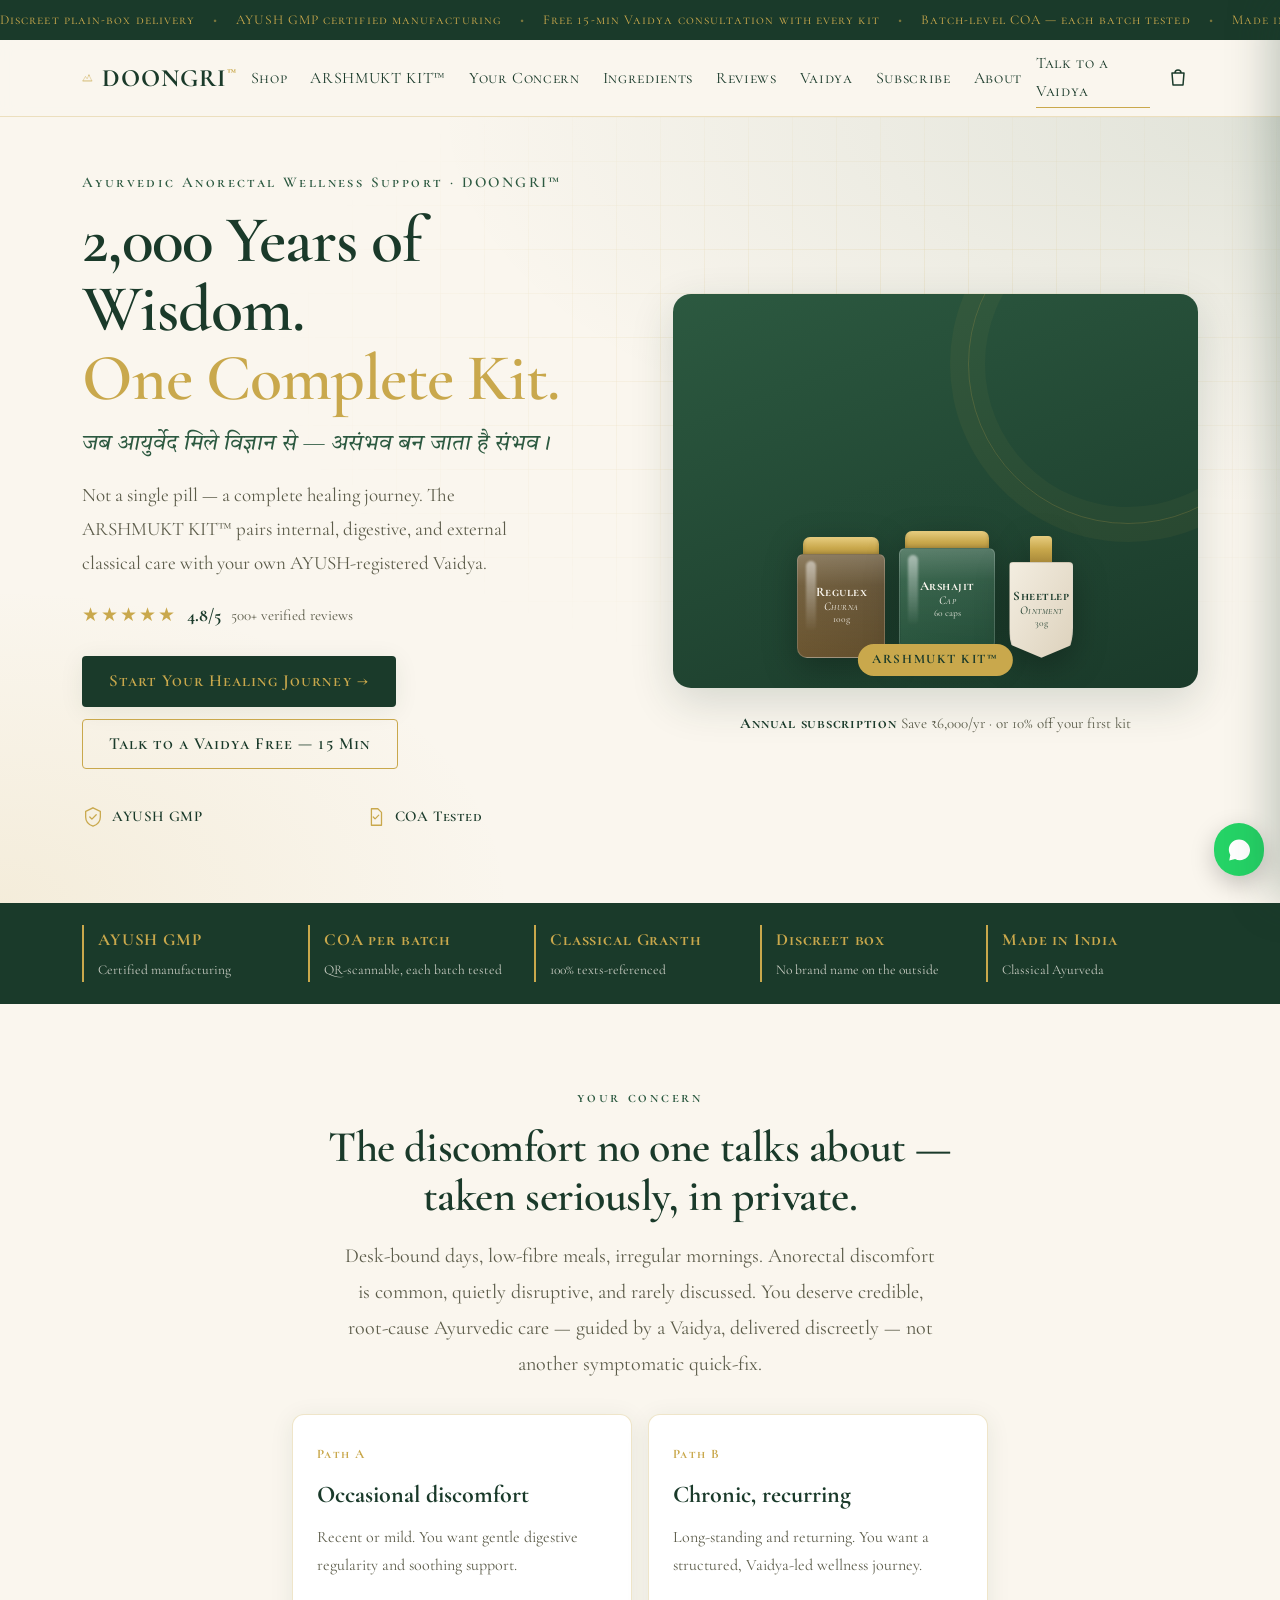
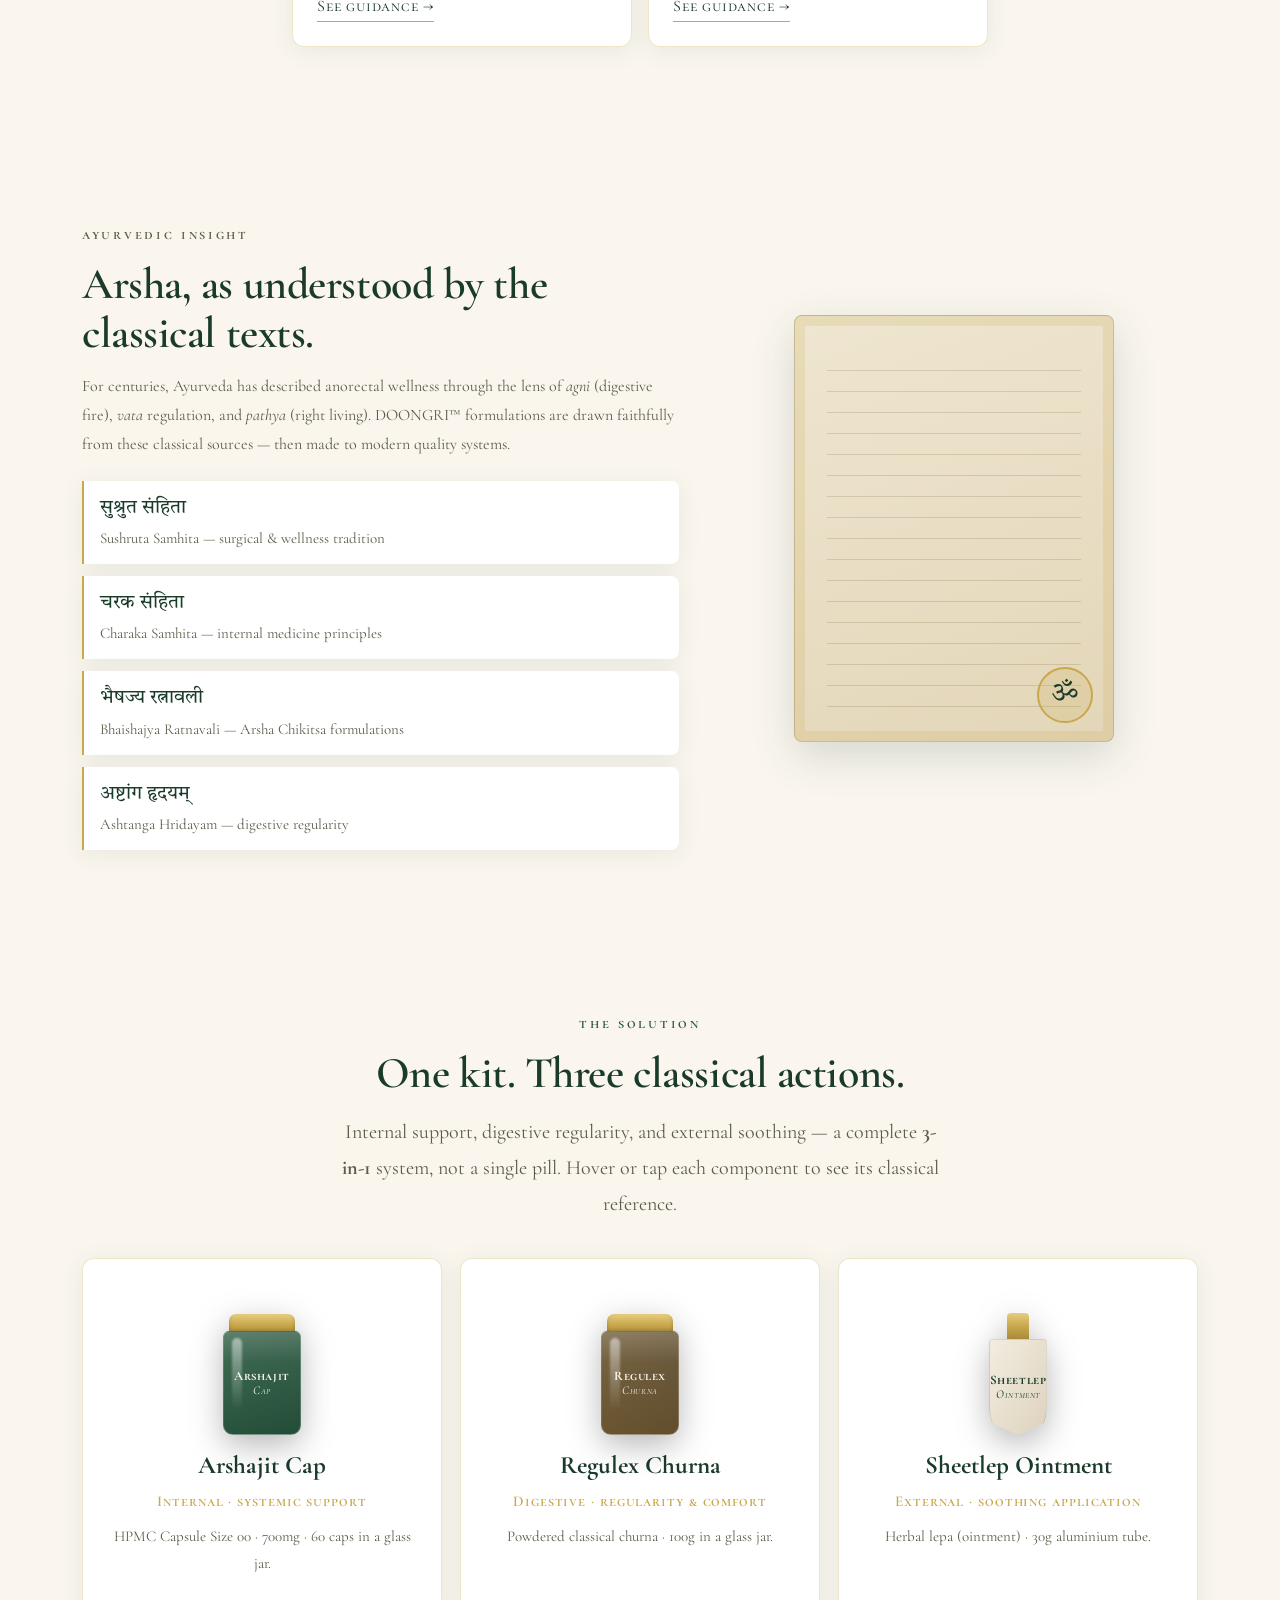
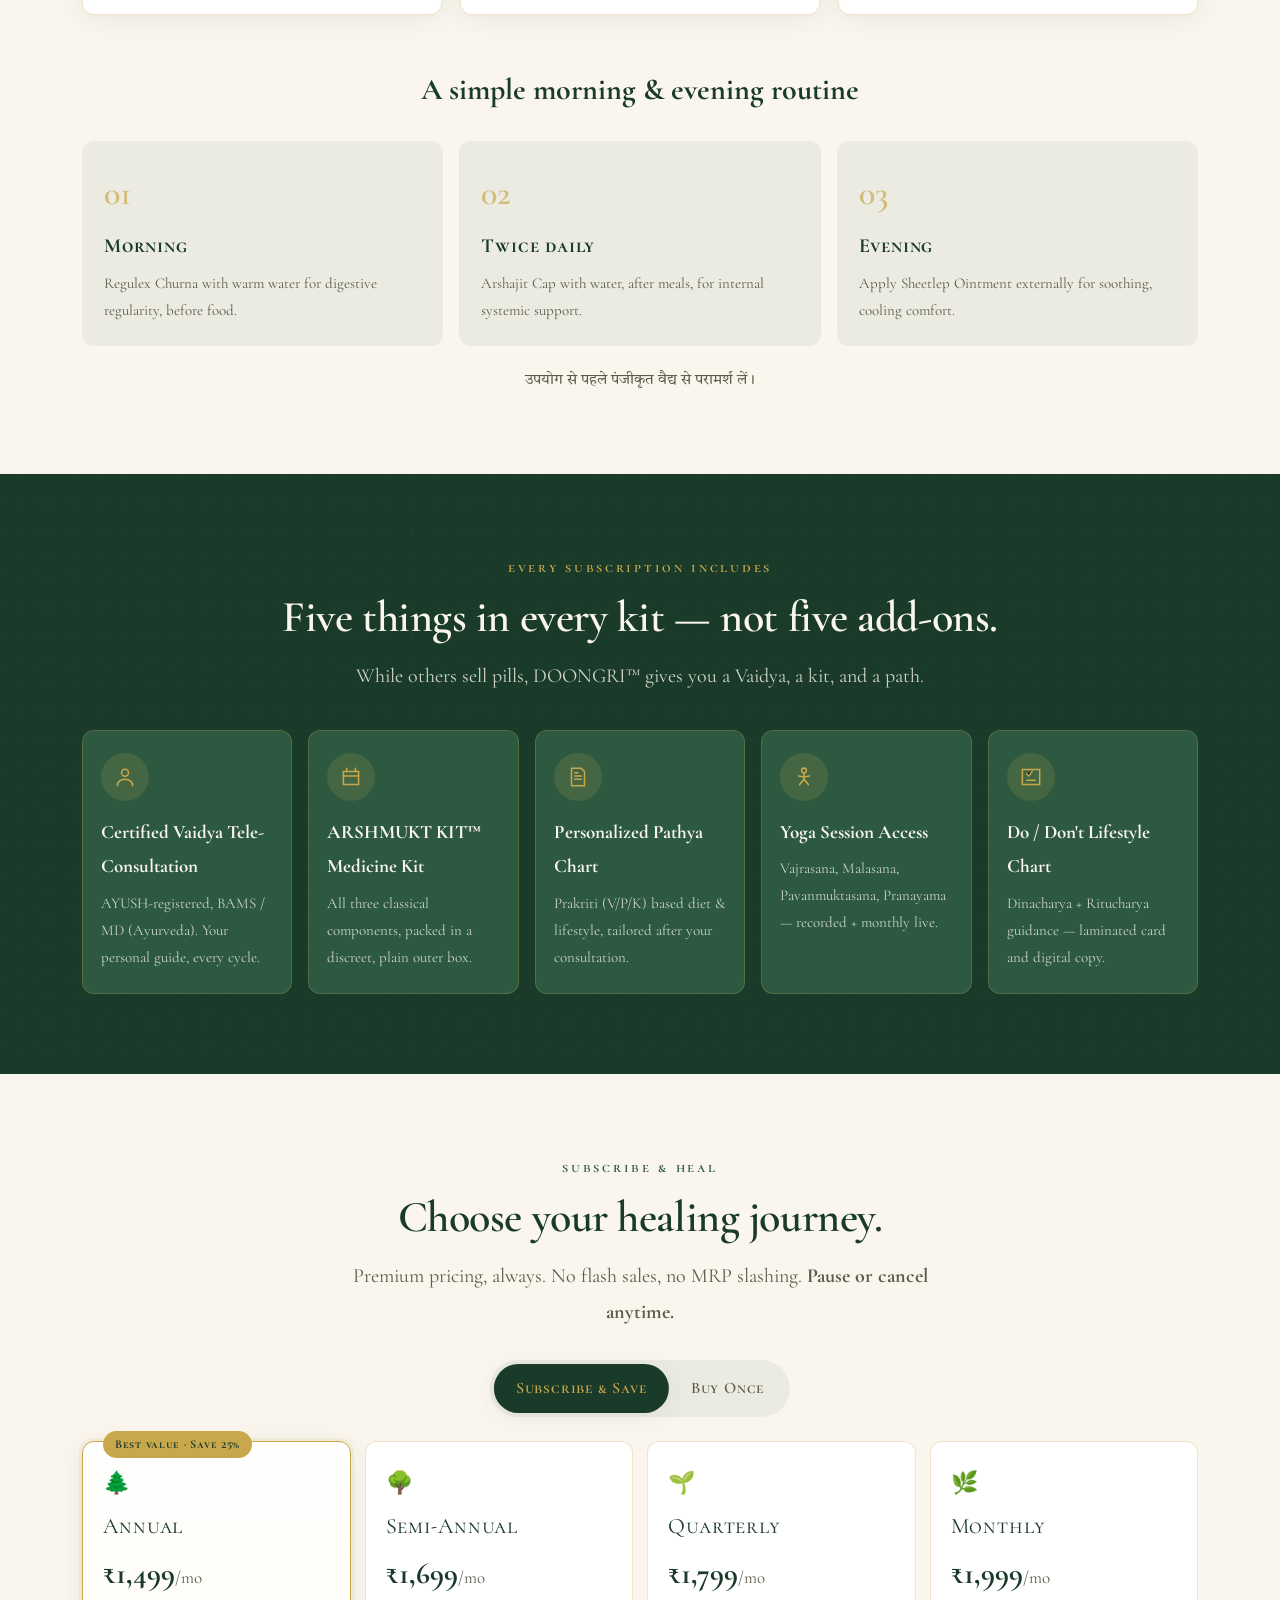
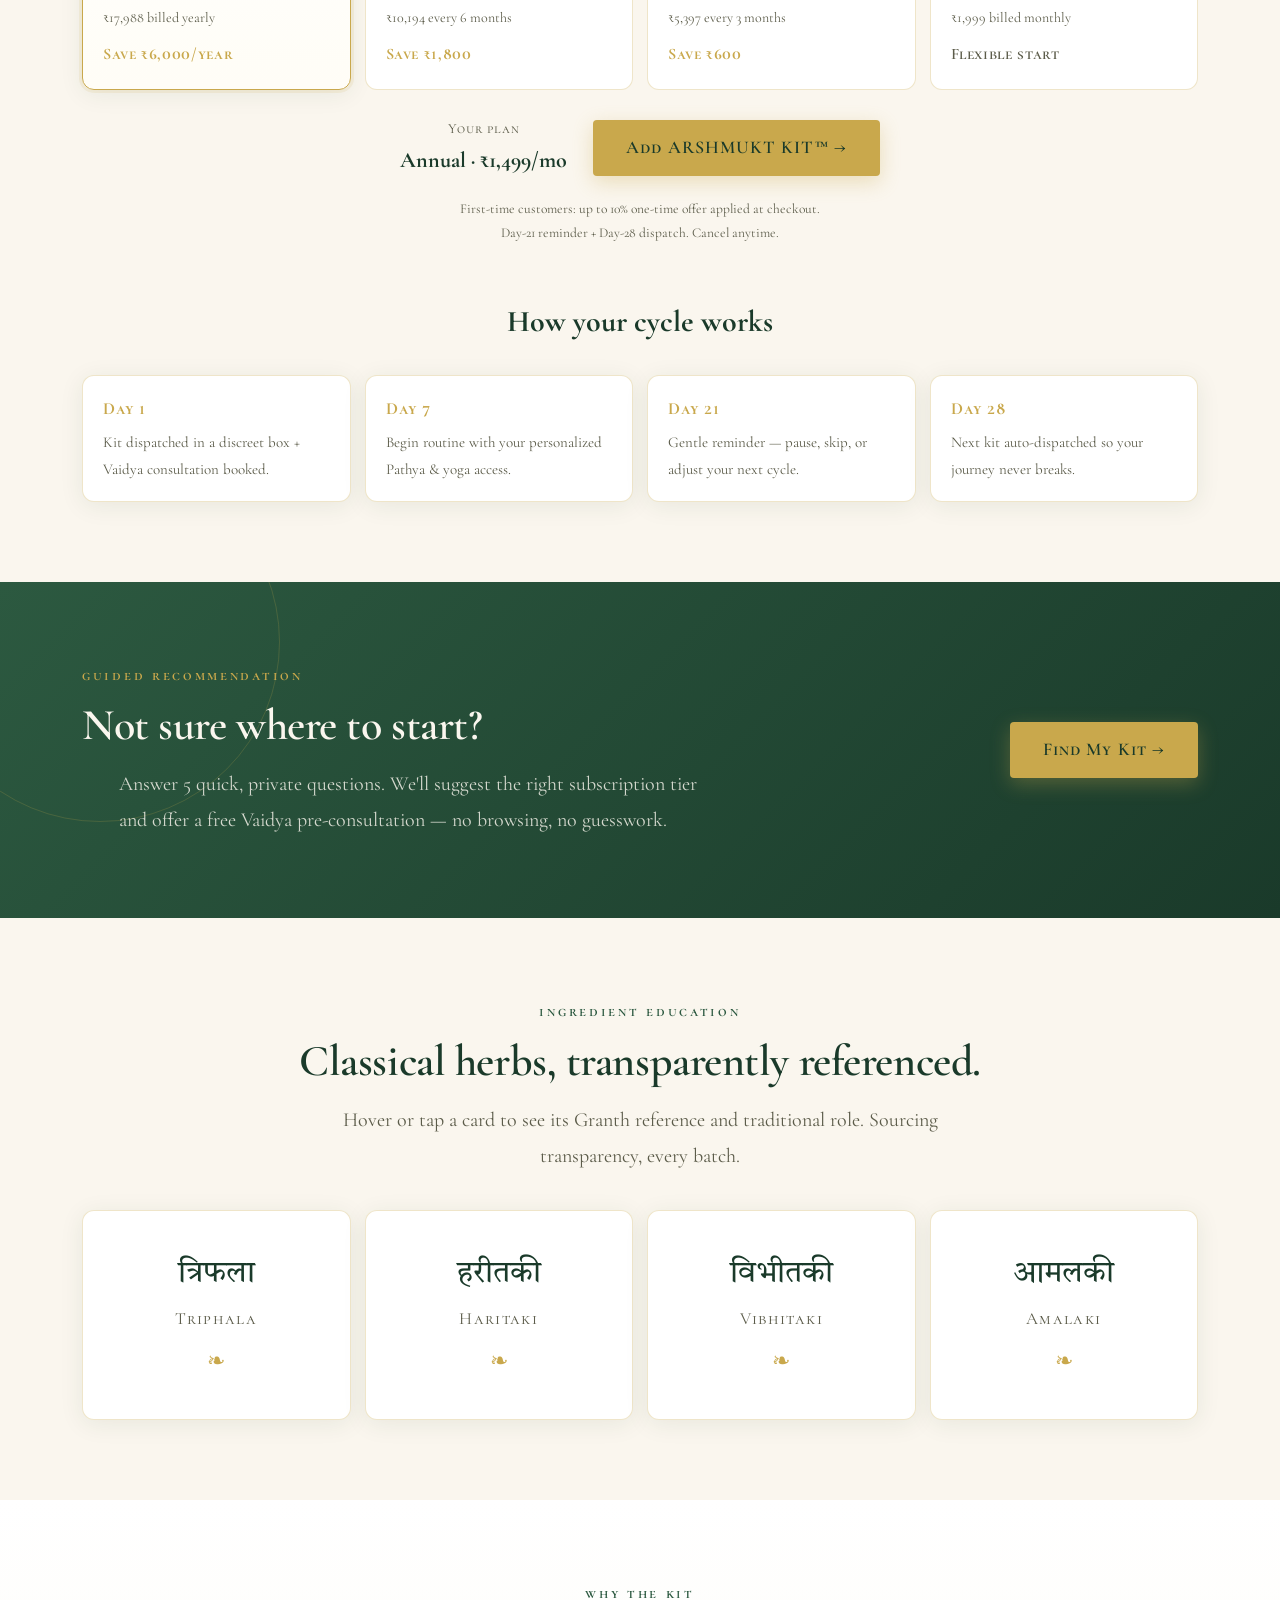
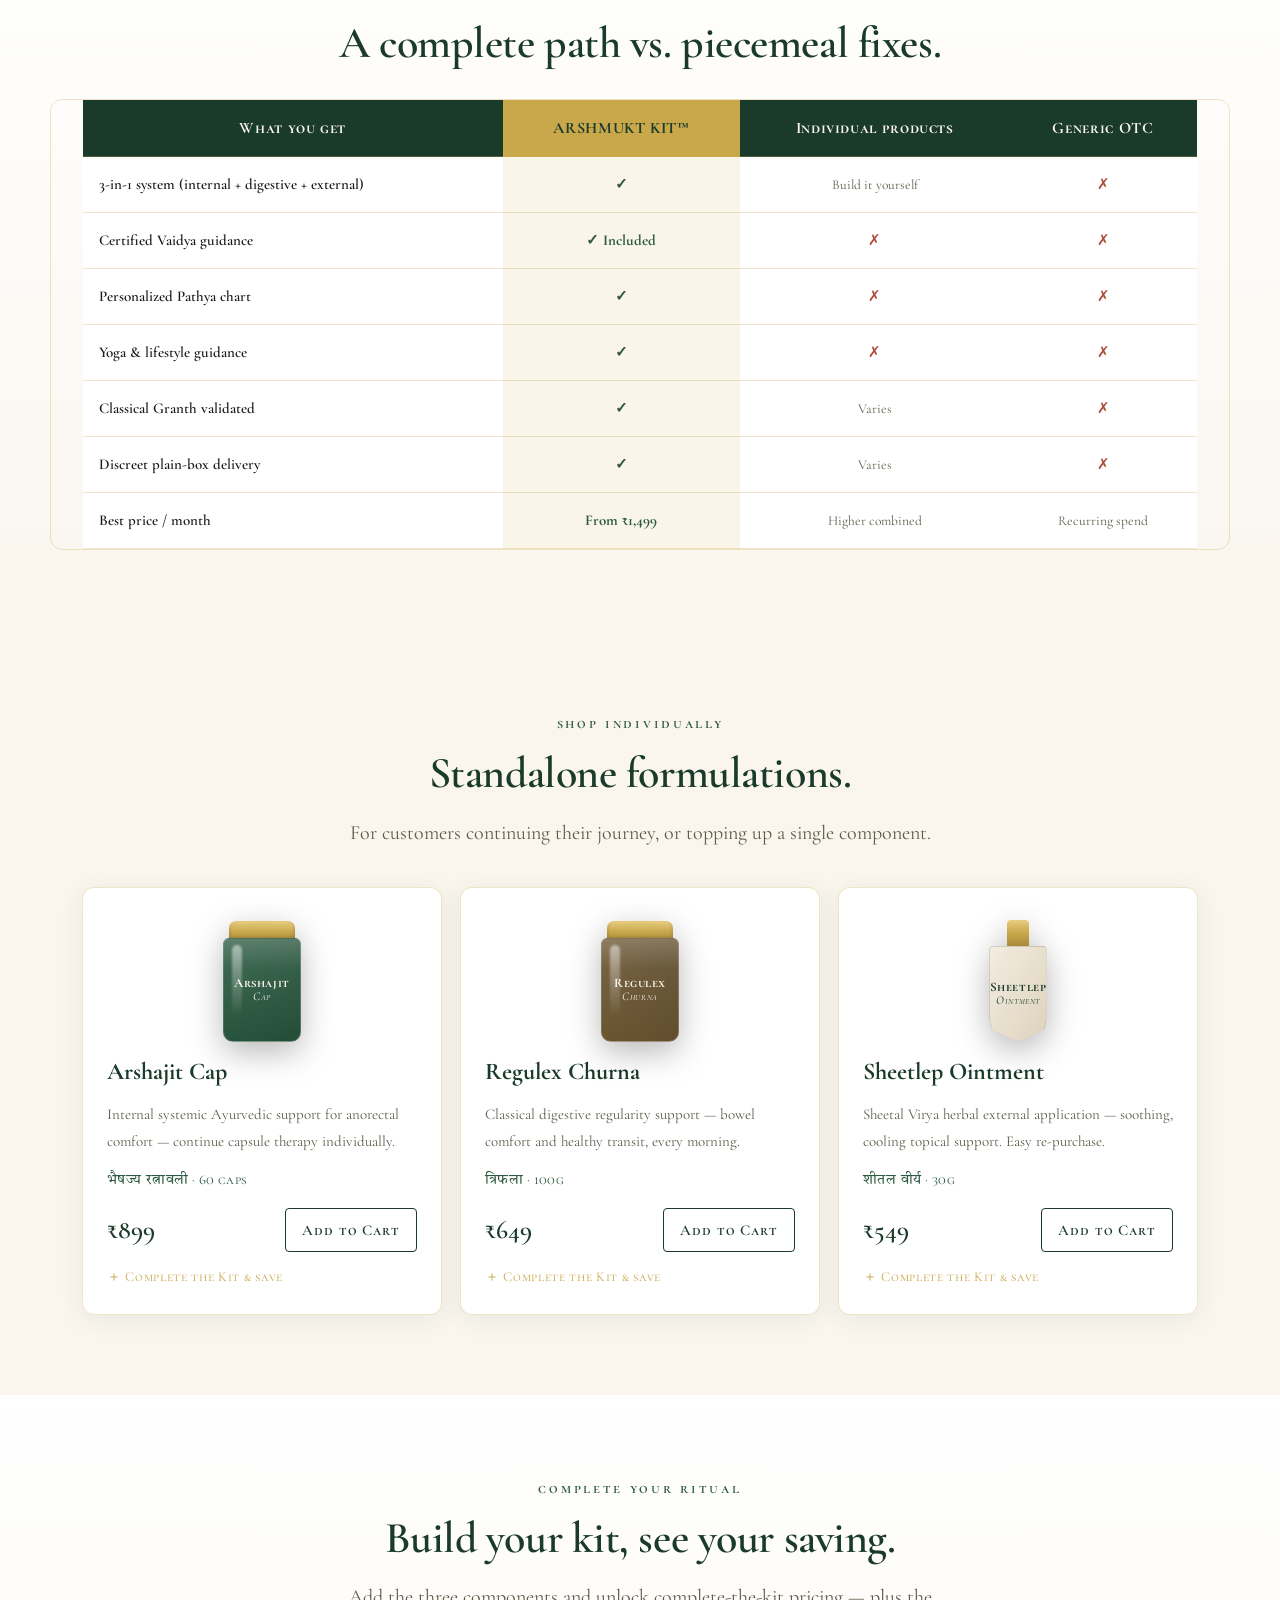
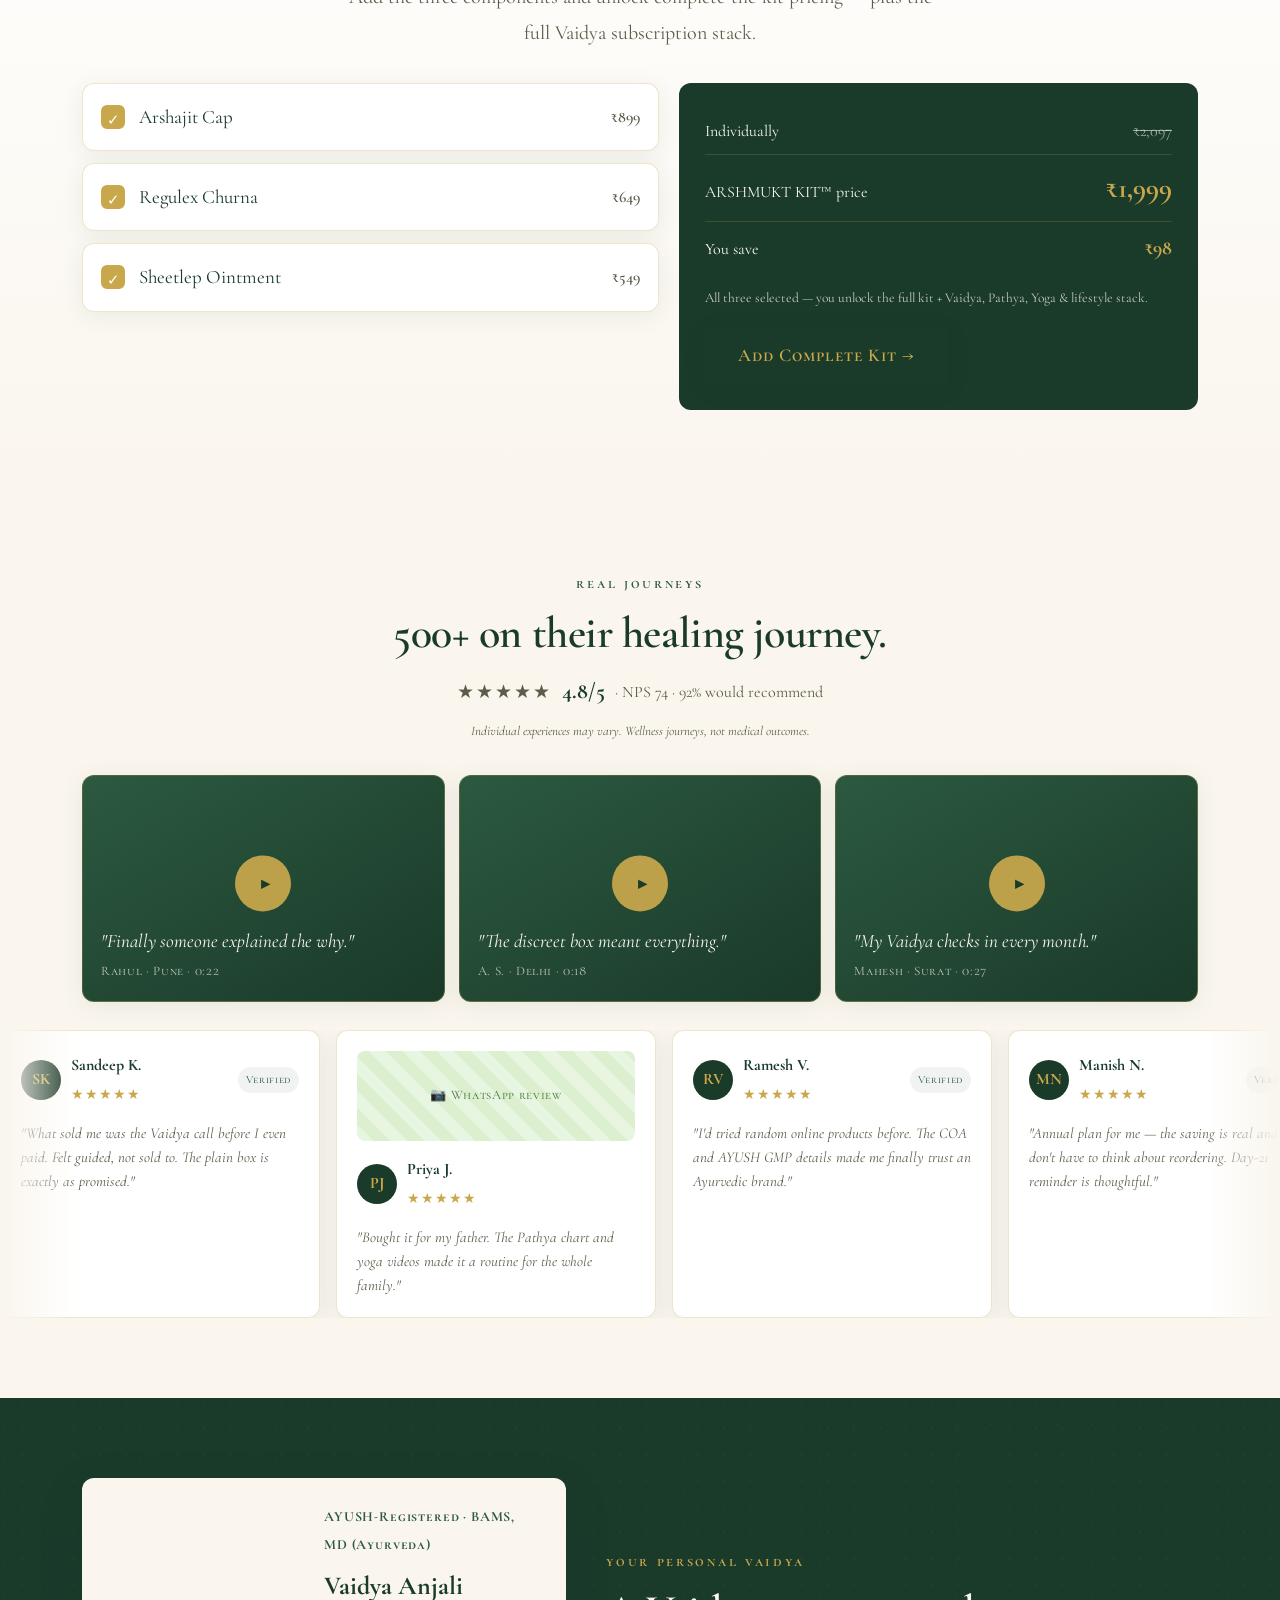
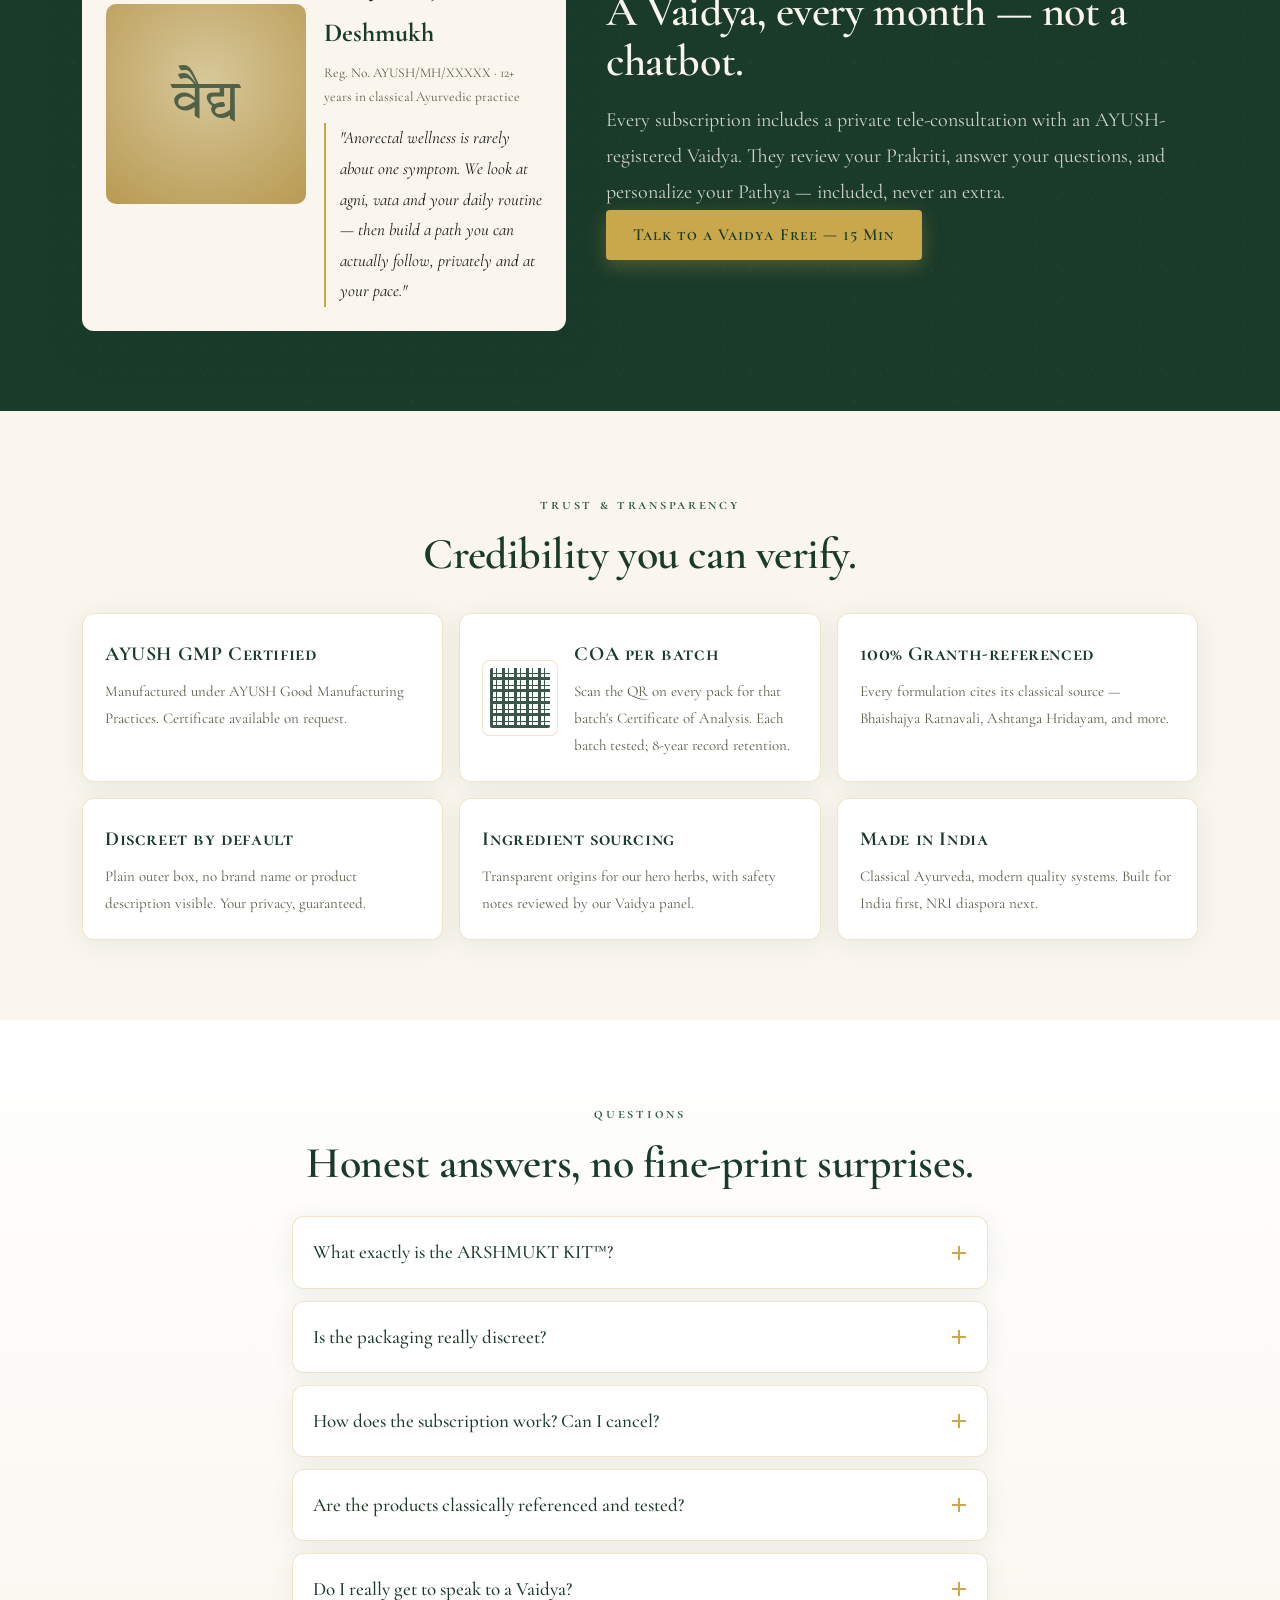
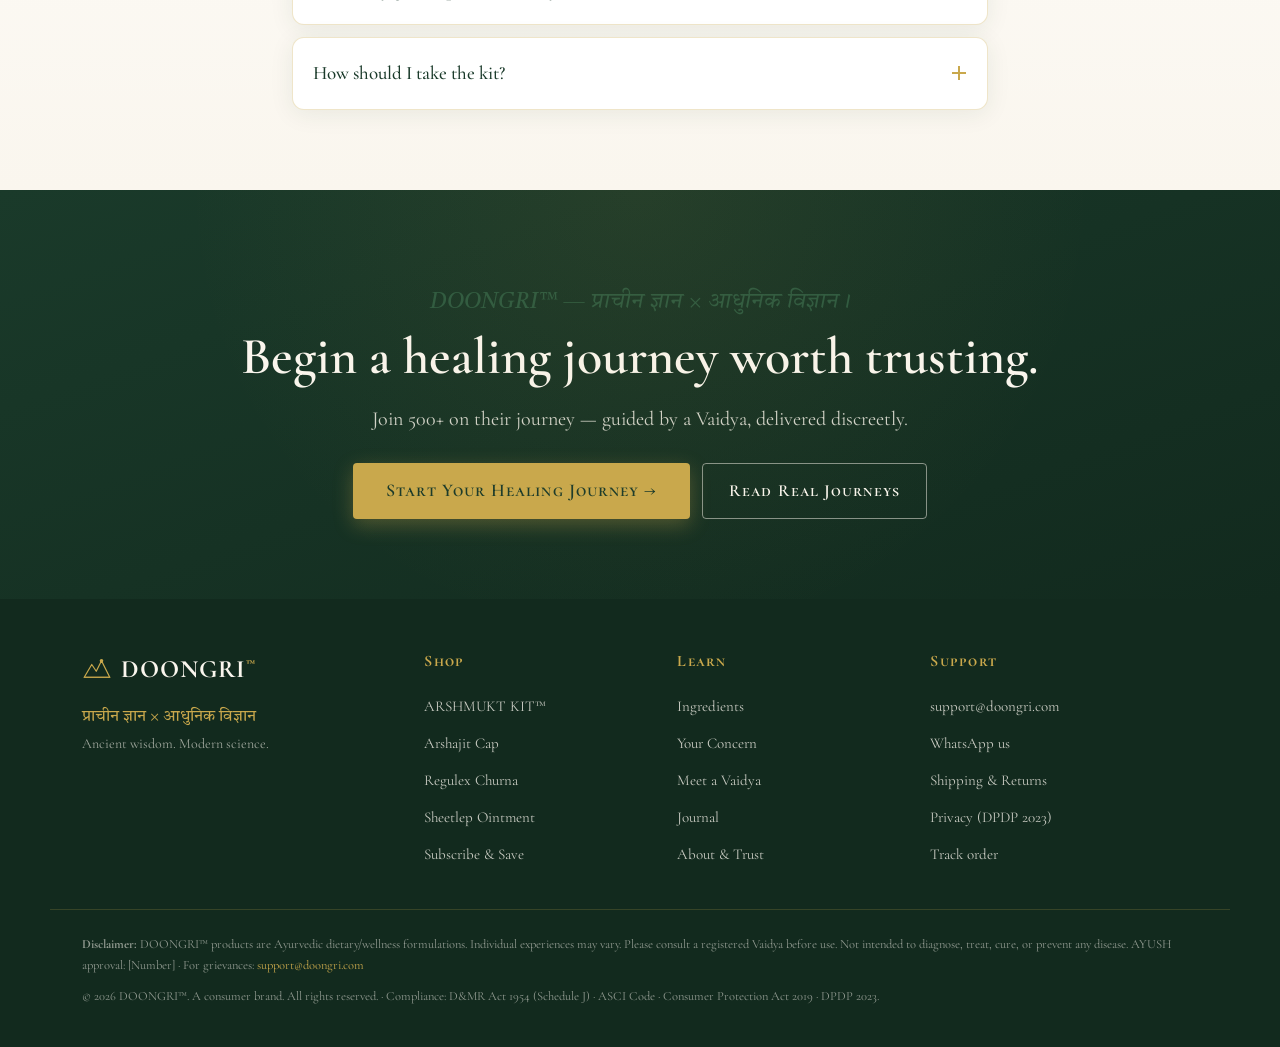
<file: doongri/index.html>
<!DOCTYPE html>
<html lang="en" dir="ltr">
<head>
  <meta charset="UTF-8" />
  <meta name="viewport" content="width=device-width, initial-scale=1.0" />
  <meta name="theme-color" content="#1A3A2A" />
  <title>Ayurvedic Anorectal Wellness — DOONGRI™ | ARSHMUKT KIT™ with Vaidya Care</title>
  <meta name="description" content="DOONGRI™ ARSHMUKT KIT™ — a complete 3-in-1 classical Ayurvedic care system for anorectal wellness, rooted in Bhaishajya Ratnavali & Ashtanga Hridayam. Vaidya-guided subscription, AYUSH GMP certified, discreet delivery." />
  <meta name="robots" content="index, follow" />

  <!-- Open Graph -->
  <meta property="og:type" content="website" />
  <meta property="og:title" content="DOONGRI™ — Ayurvedic Anorectal Wellness, Vaidya-Guided" />
  <meta property="og:description" content="Not a quick fix. A complete healing journey with your own Vaidya. ARSHMUKT KIT™ — classical Ayurveda, modern quality systems." />
  <meta property="og:site_name" content="DOONGRI" />

  <!-- Fonts: Cormorant Garamond + Tiro Devanagari (LOCKED) -->
  <link rel="preconnect" href="https://fonts.googleapis.com" />
  <link rel="preconnect" href="https://fonts.gstatic.com" crossorigin />
  <link href="https://fonts.googleapis.com/css2?family=Cormorant+Garamond:ital,wght@0,400;0,500;0,600;0,700;1,400;1,500;1,600&family=Tiro+Devanagari+Hindi:ital@0;1&display=swap" rel="stylesheet" />

  <link rel="stylesheet" href="styles.css" />

  <!-- Schema: Organization -->
  <script type="application/ld+json">
  {
    "@context": "https://schema.org",
    "@type": "Organization",
    "name": "DOONGRI",
    "url": "https://doongri.com",
    "description": "Authentic Ayurvedic wellness brand offering classical Granth-referenced formulations with Vaidya-guided subscription care.",
    "brand": "DOONGRI",
    "slogan": "Ancient wisdom. Modern science."
  }
  </script>

  <!-- Schema: Product -->
  <script type="application/ld+json">
  {
    "@context": "https://schema.org",
    "@type": "Product",
    "name": "ARSHMUKT KIT™ — Classical 3-in-1 Anorectal Wellness System",
    "brand": { "@type": "Brand", "name": "DOONGRI" },
    "description": "Complete 3-in-1 classical Ayurvedic care system — internal (Arshajit Cap), digestive (Regulex Churna), and external (Sheetlep Ointment) support, rooted in Bhaishajya Ratnavali & Ashtanga Hridayam. Includes Vaidya tele-consultation, personalized Pathya chart, yoga access, and lifestyle guidance.",
    "aggregateRating": {
      "@type": "AggregateRating",
      "ratingValue": "4.8",
      "reviewCount": "500"
    },
    "offers": {
      "@type": "Offer",
      "priceCurrency": "INR",
      "price": "1999",
      "availability": "https://schema.org/InStock"
    }
  }
  </script>

  <!-- Schema: FAQ -->
  <script type="application/ld+json">
  {
    "@context": "https://schema.org",
    "@type": "FAQPage",
    "mainEntity": [
      {
        "@type": "Question",
        "name": "What is the ARSHMUKT KIT™?",
        "acceptedAnswer": { "@type": "Answer", "text": "A complete 3-in-1 classical Ayurvedic care system for anorectal wellness — Arshajit Cap (internal), Regulex Churna (digestive), and Sheetlep Ointment (external) — paired with Vaidya tele-consultation, a personalized Pathya chart, yoga access, and lifestyle guidance." }
      },
      {
        "@type": "Question",
        "name": "Is the packaging discreet?",
        "acceptedAnswer": { "@type": "Answer", "text": "Yes. Every order ships in a plain outer box with no brand name or product description visible on the outside." }
      },
      {
        "@type": "Question",
        "name": "Can I pause or cancel my subscription?",
        "acceptedAnswer": { "@type": "Answer", "text": "Yes. You can pause or cancel anytime from your account. We send a Day-21 reminder before your Day-28 dispatch." }
      },
      {
        "@type": "Question",
        "name": "Are the formulations classically referenced?",
        "acceptedAnswer": { "@type": "Answer", "text": "Yes. Each formulation references classical Ayurvedic granth such as Bhaishajya Ratnavali, Ashtanga Hridayam, and the Triphala tradition, manufactured under AYUSH GMP quality systems with batch-level COA." }
      }
    ]
  }
  </script>
</head>
<body data-sticky-atc data-atc-name="ARSHMUKT KIT™" data-atc-price="From ₹1,499/mo">
  <a class="skip-link" href="#main">Skip to content</a>

  <main id="main">

    <!-- ===================== HERO ===================== -->
    <section class="hero" id="hero">
      <div class="hero__bg" aria-hidden="true"></div>
      <div class="container hero__inner">
        <div class="hero__copy">
          <p class="kicker">Ayurvedic Anorectal Wellness Support · DOONGRI™</p>
          <h1 class="hero__title">2,000 Years of Wisdom.<br/><span class="gold">One Complete Kit.</span></h1>
          <p class="hero__shloka" lang="hi">जब आयुर्वेद मिले विज्ञान से — असंभव बन जाता है संभव।</p>
          <p class="hero__sub">Not a single pill — a complete healing journey. The ARSHMUKT KIT™ pairs internal, digestive, and external classical care with your own AYUSH-registered Vaidya.</p>

          <div class="rating" aria-label="Rated 4.8 out of 5 from over 500 reviews">
            <span class="stars" aria-hidden="true">★★★★★</span>
            <strong>4.8/5</strong><span class="rating__count">500+ verified reviews</span>
          </div>

          <div class="hero__cta">
            <a href="#subscribe" class="btn btn--primary btn--pulse" data-evt="hero_cta_click">Start Your Healing Journey →</a>
            <a href="#vaidya" class="btn btn--ghost" data-evt="vaidya_cta_click">Talk to a Vaidya Free — 15 Min</a>
          </div>

          <ul class="hero__badges" aria-label="Trust signals">
            <li class="reveal"><svg class="i" viewBox="0 0 24 24" aria-hidden="true"><path d="M12 2l8 4v6c0 4.4-3.1 8.3-8 10-4.9-1.7-8-5.6-8-10V6l8-4Z" fill="none" stroke="currentColor" stroke-width="1.4"/><path d="M8.5 12l2.3 2.3 4.7-4.7" fill="none" stroke="currentColor" stroke-width="1.4" stroke-linecap="round" stroke-linejoin="round"/></svg>AYUSH GMP</li>
            <li class="reveal"><svg class="i" viewBox="0 0 24 24" aria-hidden="true"><path d="M7 3h7l4 4v14H7z" fill="none" stroke="currentColor" stroke-width="1.4" stroke-linejoin="round"/><path d="M9 12l2 2 4-4" fill="none" stroke="currentColor" stroke-width="1.4" stroke-linecap="round" stroke-linejoin="round"/></svg>COA Tested</li>
            <li class="reveal"><svg class="i" viewBox="0 0 24 24" aria-hidden="true"><circle cx="12" cy="8" r="3.4" fill="none" stroke="currentColor" stroke-width="1.4"/><path d="M5 20c0-3.6 3.1-6 7-6s7 2.4 7 6" fill="none" stroke="currentColor" stroke-width="1.4" stroke-linecap="round"/></svg>Vaidya Guided</li>
            <li class="reveal"><svg class="i" viewBox="0 0 24 24" aria-hidden="true"><path d="M4 8l8-4 8 4v8l-8 4-8-4z" fill="none" stroke="currentColor" stroke-width="1.4" stroke-linejoin="round"/></svg>Discreet Delivery</li>
          </ul>
        </div>

        <div class="hero__product">
          <div class="kit-shot" id="kitShot" data-parallax>
            <!-- Regulex Churna jar -->
            <figure class="prod prod--jar prod--churna">
              <div class="prod__lid"></div>
              <div class="prod__glass"><span class="prod__label">Regulex<br><em>Churna</em><small>100g</small></span></div>
            </figure>
            <!-- Arshajit Cap jar (center, tallest) -->
            <figure class="prod prod--jar prod--cap">
              <div class="prod__lid"></div>
              <div class="prod__glass"><span class="prod__label">Arshajit<br><em>Cap</em><small>60 caps</small></span></div>
            </figure>
            <!-- Sheetlep tube -->
            <figure class="prod prod--tube">
              <div class="prod__cap"></div>
              <div class="prod__body"><span class="prod__label">Sheetlep<br><em>Ointment</em><small>30g</small></span></div>
            </figure>
            <span class="kit-badge">ARSHMUKT KIT™</span>
          </div>
          <p class="hero__offer"><span>Annual subscription</span> Save ₹6,000/yr · or 10% off your first kit</p>
        </div>
      </div>
    </section>

    <!-- ===================== TRUST STRIP ===================== -->
    <section class="trust-strip" aria-label="Certifications and guarantees">
      <div class="container trust-strip__inner">
        <div class="trust-strip__item reveal"><strong>AYUSH GMP</strong><span>Certified manufacturing</span></div>
        <div class="trust-strip__item reveal"><strong>COA per batch</strong><span>QR-scannable, each batch tested</span></div>
        <div class="trust-strip__item reveal"><strong>Classical Granth</strong><span>100% texts-referenced</span></div>
        <div class="trust-strip__item reveal"><strong>Discreet box</strong><span>No brand name on the outside</span></div>
        <div class="trust-strip__item reveal"><strong>Made in India</strong><span>Classical Ayurveda</span></div>
      </div>
    </section>

    <!-- ===================== PROBLEM (compliant) ===================== -->
    <section class="problem section" id="concern">
      <div class="container narrow center">
        <p class="eyebrow">Your Concern</p>
        <h2 class="section__title">The discomfort no one talks about — taken seriously, in private.</h2>
        <p class="lede">Desk-bound days, low-fibre meals, irregular mornings. Anorectal discomfort is common, quietly disruptive, and rarely discussed. You deserve credible, root-cause Ayurvedic care — guided by a Vaidya, delivered discreetly — not another symptomatic quick-fix.</p>
        <div class="concern-paths">
          <button class="concern-card reveal" data-evt="concern_path" data-path="occasional">
            <span class="concern-card__tag">Path A</span>
            <h3>Occasional discomfort</h3>
            <p>Recent or mild. You want gentle digestive regularity and soothing support.</p>
            <span class="concern-card__cta">See guidance →</span>
          </button>
          <button class="concern-card reveal" data-evt="concern_path" data-path="recurring">
            <span class="concern-card__tag">Path B</span>
            <h3>Chronic, recurring</h3>
            <p>Long-standing and returning. You want a structured, Vaidya-led wellness journey.</p>
            <span class="concern-card__cta">See guidance →</span>
          </button>
        </div>
      </div>
    </section>

    <!-- ===================== AYURVEDIC INSIGHT ===================== -->
    <section class="insight section">
      <div class="container insight__inner">
        <div class="insight__text">
          <p class="eyebrow">Ayurvedic Insight</p>
          <h2 class="section__title">Arsha, as understood by the classical texts.</h2>
          <p>For centuries, Ayurveda has described anorectal wellness through the lens of <em>agni</em> (digestive fire), <em>vata</em> regulation, and <em>pathya</em> (right living). DOONGRI™ formulations are drawn faithfully from these classical sources — then made to modern quality systems.</p>
          <ul class="granth-list">
            <li><span lang="hi">सुश्रुत संहिता</span><span>Sushruta Samhita — surgical & wellness tradition</span></li>
            <li><span lang="hi">चरक संहिता</span><span>Charaka Samhita — internal medicine principles</span></li>
            <li><span lang="hi">भैषज्य रत्नावली</span><span>Bhaishajya Ratnavali — Arsha Chikitsa formulations</span></li>
            <li><span lang="hi">अष्टांग हृदयम्</span><span>Ashtanga Hridayam — digestive regularity</span></li>
          </ul>
        </div>
        <div class="insight__art" aria-hidden="true">
          <div class="manuscript">
            <div class="manuscript__lines"></div>
            <span class="manuscript__seal" lang="hi">ॐ</span>
          </div>
        </div>
      </div>
    </section>

    <!-- ===================== KIT SOLUTION ===================== -->
    <section class="kit section" id="kit">
      <div class="container center">
        <p class="eyebrow">The Solution</p>
        <h2 class="section__title">One kit. Three classical actions.</h2>
        <p class="lede">Internal support, digestive regularity, and external soothing — a complete <strong>3-in-1</strong> system, not a single pill. Hover or tap each component to see its classical reference.</p>
      </div>
      <div class="container kit__grid">
        <article class="kit-card reveal" tabindex="0" data-evt="ingredient_card_hover">
          <div class="kit-card__visual">
            <figure class="prod prod--jar prod--cap sm"><div class="prod__lid"></div><div class="prod__glass"><span class="prod__label">Arshajit<br><em>Cap</em></span></div></figure>
          </div>
          <h3>Arshajit Cap</h3>
          <p class="kit-card__role">Internal · systemic support</p>
          <p class="kit-card__desc">HPMC Capsule Size 00 · 700mg · 60 caps in a glass jar.</p>
          <div class="kit-card__reveal">
            <span class="granth-ref" lang="hi">भैषज्य रत्नावली</span>
            <span>Bhaishajya Ratnavali — Arsha Chikitsa</span>
          </div>
        </article>

        <article class="kit-card reveal" tabindex="0" data-evt="ingredient_card_hover">
          <div class="kit-card__visual">
            <figure class="prod prod--jar prod--churna sm"><div class="prod__lid"></div><div class="prod__glass"><span class="prod__label">Regulex<br><em>Churna</em></span></div></figure>
          </div>
          <h3>Regulex Churna</h3>
          <p class="kit-card__role">Digestive · regularity & comfort</p>
          <p class="kit-card__desc">Powdered classical churna · 100g in a glass jar.</p>
          <div class="kit-card__reveal">
            <span class="granth-ref" lang="hi">त्रिफला · अष्टांग हृदयम्</span>
            <span>Triphala, Ashtanga Hridayam tradition</span>
          </div>
        </article>

        <article class="kit-card reveal" tabindex="0" data-evt="ingredient_card_hover">
          <div class="kit-card__visual">
            <figure class="prod prod--tube sm"><div class="prod__cap"></div><div class="prod__body"><span class="prod__label">Sheetlep<br><em>Ointment</em></span></div></figure>
          </div>
          <h3>Sheetlep Ointment</h3>
          <p class="kit-card__role">External · soothing application</p>
          <p class="kit-card__desc">Herbal lepa (ointment) · 30g aluminium tube.</p>
          <div class="kit-card__reveal">
            <span class="granth-ref" lang="hi">शीतल वीर्य द्रव्य</span>
            <span>Sheetal Virya Dravya Sangraha</span>
          </div>
        </article>
      </div>

      <!-- How to use / routine -->
      <div class="container routine">
        <h3 class="routine__title center">A simple morning &amp; evening routine</h3>
        <div class="routine__grid">
          <div class="routine__step reveal"><span class="routine__num">01</span><h4>Morning</h4><p>Regulex Churna with warm water for digestive regularity, before food.</p></div>
          <div class="routine__step reveal"><span class="routine__num">02</span><h4>Twice daily</h4><p>Arshajit Cap with water, after meals, for internal systemic support.</p></div>
          <div class="routine__step reveal"><span class="routine__num">03</span><h4>Evening</h4><p>Apply Sheetlep Ointment externally for soothing, cooling comfort.</p></div>
        </div>
        <p class="usage-note" lang="hi">उपयोग से पहले पंजीकृत वैद्य से परामर्श लें।</p>
      </div>
    </section>

    <!-- ===================== 5 INCLUSIONS ===================== -->
    <section class="inclusions section section--green">
      <div class="container center">
        <p class="eyebrow eyebrow--gold">Every Subscription Includes</p>
        <h2 class="section__title light">Five things in every kit — not five add-ons.</h2>
        <p class="lede light">While others sell pills, DOONGRI™ gives you a Vaidya, a kit, and a path.</p>
      </div>
      <div class="container inclusions__grid">
        <div class="inclusion reveal">
          <span class="inclusion__icon" aria-hidden="true"><svg viewBox="0 0 24 24"><circle cx="12" cy="8" r="3.2" fill="none" stroke="currentColor" stroke-width="1.4"/><path d="M5 20c0-3.6 3.1-6 7-6s7 2.4 7 6" fill="none" stroke="currentColor" stroke-width="1.4" stroke-linecap="round"/></svg></span>
          <h3>Certified Vaidya Tele-Consultation</h3>
          <p>AYUSH-registered, BAMS / MD (Ayurveda). Your personal guide, every cycle.</p>
        </div>
        <div class="inclusion reveal">
          <span class="inclusion__icon" aria-hidden="true"><svg viewBox="0 0 24 24"><path d="M5 7h14v12H5z" fill="none" stroke="currentColor" stroke-width="1.4"/><path d="M8 4v3M16 4v3M5 11h14" stroke="currentColor" stroke-width="1.4" stroke-linecap="round"/></svg></span>
          <h3>ARSHMUKT KIT™ Medicine Kit</h3>
          <p>All three classical components, packed in a discreet, plain outer box.</p>
        </div>
        <div class="inclusion reveal">
          <span class="inclusion__icon" aria-hidden="true"><svg viewBox="0 0 24 24"><path d="M6 4h9l3 3v13H6z" fill="none" stroke="currentColor" stroke-width="1.4" stroke-linejoin="round"/><path d="M9 11h6M9 14h6M9 8h3" stroke="currentColor" stroke-width="1.4" stroke-linecap="round"/></svg></span>
          <h3>Personalized Pathya Chart</h3>
          <p>Prakriti (V/P/K) based diet &amp; lifestyle, tailored after your consultation.</p>
        </div>
        <div class="inclusion reveal">
          <span class="inclusion__icon" aria-hidden="true"><svg viewBox="0 0 24 24"><circle cx="12" cy="6" r="2.2" fill="none" stroke="currentColor" stroke-width="1.4"/><path d="M12 8v6m0 0l-4 5m4-5l4 5M7 11l5 1 5-1" fill="none" stroke="currentColor" stroke-width="1.4" stroke-linecap="round" stroke-linejoin="round"/></svg></span>
          <h3>Yoga Session Access</h3>
          <p>Vajrasana, Malasana, Pavanmuktasana, Pranayama — recorded + monthly live.</p>
        </div>
        <div class="inclusion reveal">
          <span class="inclusion__icon" aria-hidden="true"><svg viewBox="0 0 24 24"><path d="M4 5h16v14H4z" fill="none" stroke="currentColor" stroke-width="1.4"/><path d="M8 9l2 2 3-4M8 15h8" stroke="currentColor" stroke-width="1.4" stroke-linecap="round" stroke-linejoin="round"/></svg></span>
          <h3>Do / Don't Lifestyle Chart</h3>
          <p>Dinacharya + Ritucharya guidance — laminated card and digital copy.</p>
        </div>
      </div>
    </section>

    <!-- ===================== SUBSCRIPTION TIERS ===================== -->
    <section class="subscribe section" id="subscribe">
      <div class="container center">
        <p class="eyebrow">Subscribe &amp; Heal</p>
        <h2 class="section__title">Choose your healing journey.</h2>
        <p class="lede">Premium pricing, always. No flash sales, no MRP slashing. <strong>Pause or cancel anytime.</strong></p>
      </div>

      <div class="container plan">
        <div class="plan__toggle" role="tablist" aria-label="Purchase type">
          <button class="plan__mode is-active" id="modeSub" role="tab" aria-selected="true" data-evt="subscribe_selected">Subscribe &amp; Save</button>
          <button class="plan__mode" id="modeOnce" role="tab" aria-selected="false">Buy Once</button>
        </div>

        <div class="tiers" id="tiers" data-evt="subscription_tier_viewed">
          <!-- Annual first (price anchoring) -->
          <label class="tier tier--best is-selected">
            <input type="radio" name="tier" value="annual" data-monthly="1499" data-total="17988" data-save="6000" checked />
            <span class="tier__flag">Best value · Save 25%</span>
            <span class="tier__leaf" aria-hidden="true">🌲</span>
            <span class="tier__name">Annual</span>
            <span class="tier__price"><strong>₹1,499</strong>/mo</span>
            <span class="tier__total">₹17,988 billed yearly</span>
            <span class="tier__save">Save ₹6,000/year</span>
          </label>

          <label class="tier">
            <input type="radio" name="tier" value="semi" data-monthly="1699" data-total="10194" data-save="1800" />
            <span class="tier__leaf" aria-hidden="true">🌳</span>
            <span class="tier__name">Semi-Annual</span>
            <span class="tier__price"><strong>₹1,699</strong>/mo</span>
            <span class="tier__total">₹10,194 every 6 months</span>
            <span class="tier__save">Save ₹1,800</span>
          </label>

          <label class="tier">
            <input type="radio" name="tier" value="quarter" data-monthly="1799" data-total="5397" data-save="600" />
            <span class="tier__leaf" aria-hidden="true">🌱</span>
            <span class="tier__name">Quarterly</span>
            <span class="tier__price"><strong>₹1,799</strong>/mo</span>
            <span class="tier__total">₹5,397 every 3 months</span>
            <span class="tier__save">Save ₹600</span>
          </label>

          <label class="tier">
            <input type="radio" name="tier" value="monthly" data-monthly="1999" data-total="1999" data-save="0" />
            <span class="tier__leaf" aria-hidden="true">🌿</span>
            <span class="tier__name">Monthly</span>
            <span class="tier__price"><strong>₹1,999</strong>/mo</span>
            <span class="tier__total">₹1,999 billed monthly</span>
            <span class="tier__save tier__save--muted">Flexible start</span>
          </label>
        </div>

        <div class="plan__cta">
          <div class="plan__summary">
            <span class="plan__summary-label">Your plan</span>
            <strong id="planSummary">Annual · ₹1,499/mo</strong>
          </div>
          <button class="btn btn--gold btn--lg" id="addKit" data-evt="add_to_cart" data-product="kit" data-noauto>Add ARSHMUKT KIT™ →</button>
        </div>
        <p class="plan__fineprint">First-time customers: up to 10% one-time offer applied at checkout. Day-21 reminder + Day-28 dispatch. Cancel anytime.</p>
      </div>

      <!-- Subscription timeline -->
      <div class="container timeline">
        <h3 class="center timeline__title">How your cycle works</h3>
        <ol class="timeline__track">
          <li class="reveal"><span class="timeline__day">Day 1</span><p>Kit dispatched in a discreet box + Vaidya consultation booked.</p></li>
          <li class="reveal"><span class="timeline__day">Day 7</span><p>Begin routine with your personalized Pathya &amp; yoga access.</p></li>
          <li class="reveal"><span class="timeline__day">Day 21</span><p>Gentle reminder — pause, skip, or adjust your next cycle.</p></li>
          <li class="reveal"><span class="timeline__day">Day 28</span><p>Next kit auto-dispatched so your journey never breaks.</p></li>
        </ol>
      </div>
    </section>

    <!-- ===================== QUIZ TEASER ===================== -->
    <section class="quiz-cta section">
      <div class="container quiz-cta__inner">
        <div>
          <p class="eyebrow eyebrow--gold">Guided Recommendation</p>
          <h2 class="section__title light">Not sure where to start?</h2>
          <p class="lede light">Answer 5 quick, private questions. We'll suggest the right subscription tier and offer a free Vaidya pre-consultation — no browsing, no guesswork.</p>
        </div>
        <button class="btn btn--gold btn--lg" id="openQuiz" data-evt="quiz_started">Find My Kit →</button>
      </div>
    </section>

    <!-- ===================== INGREDIENTS ===================== -->
    <section class="ingredients section" id="ingredients">
      <div class="container center">
        <p class="eyebrow">Ingredient Education</p>
        <h2 class="section__title">Classical herbs, transparently referenced.</h2>
        <p class="lede">Hover or tap a card to see its Granth reference and traditional role. Sourcing transparency, every batch.</p>
      </div>
      <div class="container ing__grid">
        <button class="flip reveal" aria-label="Triphala details">
          <div class="flip__inner">
            <div class="flip__front"><span class="flip__sanskrit" lang="hi">त्रिफला</span><span class="flip__name">Triphala</span><span class="flip__leaf" aria-hidden="true">❧</span></div>
            <div class="flip__back"><span class="flip__ref" lang="hi">अष्टांग हृदयम्</span><p>Three-fruit classical blend supporting digestive regularity and gentle internal cleansing.</p><small>Origin: India · Safety: consult a Vaidya in pregnancy.</small></div>
          </div>
        </button>
        <button class="flip reveal" aria-label="Haritaki details">
          <div class="flip__inner">
            <div class="flip__front"><span class="flip__sanskrit" lang="hi">हरीतकी</span><span class="flip__name">Haritaki</span><span class="flip__leaf" aria-hidden="true">❧</span></div>
            <div class="flip__back"><span class="flip__ref" lang="hi">चरक संहिता</span><p>"The king of medicines" in tradition — supports bowel comfort and healthy transit.</p><small>Origin: Sub-Himalayan forests, India.</small></div>
          </div>
        </button>
        <button class="flip reveal" aria-label="Vibhitaki details">
          <div class="flip__inner">
            <div class="flip__front"><span class="flip__sanskrit" lang="hi">विभीतकी</span><span class="flip__name">Vibhitaki</span><span class="flip__leaf" aria-hidden="true">❧</span></div>
            <div class="flip__back"><span class="flip__ref" lang="hi">भैषज्य रत्नावली</span><p>Traditionally used to support digestive balance and internal wellness.</p><small>Origin: Central India deciduous forests.</small></div>
          </div>
        </button>
        <button class="flip reveal" aria-label="Amalaki details">
          <div class="flip__inner">
            <div class="flip__front"><span class="flip__sanskrit" lang="hi">आमलकी</span><span class="flip__name">Amalaki</span><span class="flip__leaf" aria-hidden="true">❧</span></div>
            <div class="flip__back"><span class="flip__ref" lang="hi">सुश्रुत संहिता</span><p>Rasayana fruit valued for its cooling, rejuvenating, vitamin-C-rich profile.</p><small>Origin: India · Sheetal Virya (cooling).</small></div>
          </div>
        </button>
      </div>
    </section>

    <!-- ===================== COMPARISON ===================== -->
    <section class="compare section section--cream" data-evt="comparison_table_viewed">
      <div class="container center">
        <p class="eyebrow">Why the Kit</p>
        <h2 class="section__title">A complete path vs. piecemeal fixes.</h2>
      </div>
      <div class="container compare__wrap">
        <table class="compare__table">
          <thead>
            <tr>
              <th scope="col">What you get</th>
              <th scope="col" class="compare__hero">ARSHMUKT KIT™</th>
              <th scope="col">Individual products</th>
              <th scope="col">Generic OTC</th>
            </tr>
          </thead>
          <tbody>
            <tr><th scope="row">3-in-1 system (internal + digestive + external)</th><td class="yes">✓</td><td class="partial">Build it yourself</td><td class="no">✗</td></tr>
            <tr><th scope="row">Certified Vaidya guidance</th><td class="yes">✓ Included</td><td class="no">✗</td><td class="no">✗</td></tr>
            <tr><th scope="row">Personalized Pathya chart</th><td class="yes">✓</td><td class="no">✗</td><td class="no">✗</td></tr>
            <tr><th scope="row">Yoga &amp; lifestyle guidance</th><td class="yes">✓</td><td class="no">✗</td><td class="no">✗</td></tr>
            <tr><th scope="row">Classical Granth validated</th><td class="yes">✓</td><td class="partial">Varies</td><td class="no">✗</td></tr>
            <tr><th scope="row">Discreet plain-box delivery</th><td class="yes">✓</td><td class="partial">Varies</td><td class="no">✗</td></tr>
            <tr><th scope="row">Best price / month</th><td class="yes">From ₹1,499</td><td class="partial">Higher combined</td><td class="partial">Recurring spend</td></tr>
          </tbody>
        </table>
      </div>
    </section>

    <!-- ===================== SECONDARY PRODUCTS ===================== -->
    <section class="secondary section" id="secondary">
      <div class="container center">
        <p class="eyebrow">Shop Individually</p>
        <h2 class="section__title">Standalone formulations.</h2>
        <p class="lede">For customers continuing their journey, or topping up a single component.</p>
      </div>
      <div class="container secondary__grid">
        <article class="sku reveal">
          <div class="sku__visual"><figure class="prod prod--jar prod--cap sm"><div class="prod__lid"></div><div class="prod__glass"><span class="prod__label">Arshajit<br><em>Cap</em></span></div></figure></div>
          <h3>Arshajit Cap</h3>
          <p class="sku__benefit">Internal systemic Ayurvedic support for anorectal comfort — continue capsule therapy individually.</p>
          <p class="sku__ing"><span lang="hi">भैषज्य रत्नावली</span> · 60 caps</p>
          <div class="sku__row"><span class="sku__price">₹899</span><button class="btn btn--outline btn--sm" data-evt="add_to_cart" data-product="arshajit">Add to Cart</button></div>
          <p class="sku__cross">＋ Complete the Kit &amp; save</p>
        </article>

        <article class="sku reveal">
          <div class="sku__visual"><figure class="prod prod--jar prod--churna sm"><div class="prod__lid"></div><div class="prod__glass"><span class="prod__label">Regulex<br><em>Churna</em></span></div></figure></div>
          <h3>Regulex Churna</h3>
          <p class="sku__benefit">Classical digestive regularity support — bowel comfort and healthy transit, every morning.</p>
          <p class="sku__ing"><span lang="hi">त्रिफला</span> · 100g</p>
          <div class="sku__row"><span class="sku__price">₹649</span><button class="btn btn--outline btn--sm" data-evt="add_to_cart" data-product="regulex">Add to Cart</button></div>
          <p class="sku__cross">＋ Complete the Kit &amp; save</p>
        </article>

        <article class="sku reveal">
          <div class="sku__visual"><figure class="prod prod--tube sm"><div class="prod__cap"></div><div class="prod__body"><span class="prod__label">Sheetlep<br><em>Ointment</em></span></div></figure></div>
          <h3>Sheetlep Ointment</h3>
          <p class="sku__benefit">Sheetal Virya herbal external application — soothing, cooling topical support. Easy re-purchase.</p>
          <p class="sku__ing"><span lang="hi">शीतल वीर्य</span> · 30g</p>
          <div class="sku__row"><span class="sku__price">₹549</span><button class="btn btn--outline btn--sm" data-evt="add_to_cart" data-product="sheetlep">Add to Cart</button></div>
          <p class="sku__cross">＋ Complete the Kit &amp; save</p>
        </article>
      </div>
    </section>

    <!-- ===================== BUNDLE BUILDER ===================== -->
    <section class="bundle section section--cream" data-evt="bundle_builder_interaction">
      <div class="container center">
        <p class="eyebrow">Complete Your Ritual</p>
        <h2 class="section__title">Build your kit, see your saving.</h2>
        <p class="lede">Add the three components and unlock complete-the-kit pricing — plus the full Vaidya subscription stack.</p>
      </div>
      <div class="container bundle__inner">
        <fieldset class="bundle__items">
          <legend class="sr-only">Choose components</legend>
          <label class="bundle__item"><input type="checkbox" class="bundle-chk" data-price="899" checked /><span class="bundle__check" aria-hidden="true"></span><span class="bundle__name">Arshajit Cap</span><span class="bundle__price">₹899</span></label>
          <label class="bundle__item"><input type="checkbox" class="bundle-chk" data-price="649" checked /><span class="bundle__check" aria-hidden="true"></span><span class="bundle__name">Regulex Churna</span><span class="bundle__price">₹649</span></label>
          <label class="bundle__item"><input type="checkbox" class="bundle-chk" data-price="549" checked /><span class="bundle__check" aria-hidden="true"></span><span class="bundle__name">Sheetlep Ointment</span><span class="bundle__price">₹549</span></label>
        </fieldset>
        <div class="bundle__calc">
          <div class="bundle__row"><span>Individually</span><s id="bundleIndividual">₹2,097</s></div>
          <div class="bundle__row bundle__row--big"><span>ARSHMUKT KIT™ price</span><strong>₹1,999</strong></div>
          <div class="bundle__row bundle__row--save"><span>You save</span><strong id="bundleSave">₹98</strong></div>
          <p class="bundle__note" id="bundleNote">All three selected — you unlock the full kit + Vaidya, Pathya, Yoga &amp; lifestyle stack.</p>
          <button class="btn btn--primary btn--lg" id="bundleAdd" data-evt="add_to_cart" data-product="kit" data-noauto>Add Complete Kit →</button>
        </div>
      </div>
    </section>

    <!-- ===================== UGC / REVIEWS ===================== -->
    <section class="reviews section" id="reviews">
      <div class="container center">
        <p class="eyebrow">Real Journeys</p>
        <h2 class="section__title">500+ on their healing journey.</h2>
        <div class="reviews__stat">
          <span class="stars" aria-hidden="true">★★★★★</span>
          <strong>4.8/5</strong><span>· NPS 74 · 92% would recommend</span>
        </div>
        <p class="results-vary">Individual experiences may vary. Wellness journeys, not medical outcomes.</p>
      </div>

      <!-- Video testimonials -->
      <div class="container reviews__videos">
        <button class="vid reveal" data-evt="review_video_play" aria-label="Play 20-second testimonial">
          <span class="vid__play" aria-hidden="true">▶</span>
          <span class="vid__cap">"Finally someone explained the why."</span>
          <span class="vid__meta">Rahul · Pune · 0:22</span>
        </button>
        <button class="vid reveal" data-evt="review_video_play" aria-label="Play 18-second testimonial">
          <span class="vid__play" aria-hidden="true">▶</span>
          <span class="vid__cap">"The discreet box meant everything."</span>
          <span class="vid__meta">A. S. · Delhi · 0:18</span>
        </button>
        <button class="vid reveal" data-evt="review_video_play" aria-label="Play 27-second testimonial">
          <span class="vid__play" aria-hidden="true">▶</span>
          <span class="vid__cap">"My Vaidya checks in every month."</span>
          <span class="vid__meta">Mahesh · Surat · 0:27</span>
        </button>
      </div>

      <!-- Marquee photo/text reviews -->
      <div class="marquee" id="reviewMarquee" aria-label="Customer reviews, auto-scrolling">
        <div class="marquee__track">
          <figure class="rev"><div class="rev__head"><span class="rev__avatar">SK</span><div><strong>Sandeep K.</strong><span class="stars sm" aria-hidden="true">★★★★★</span></div><span class="rev__verified">Verified</span></div><blockquote>"What sold me was the Vaidya call before I even paid. Felt guided, not sold to. The plain box is exactly as promised."</blockquote></figure>
          <figure class="rev rev--photo"><div class="rev__photowa"><span>📷 WhatsApp review</span></div><div class="rev__head"><span class="rev__avatar">PJ</span><div><strong>Priya J.</strong><span class="stars sm" aria-hidden="true">★★★★★</span></div></div><blockquote>"Bought it for my father. The Pathya chart and yoga videos made it a routine for the whole family."</blockquote></figure>
          <figure class="rev"><div class="rev__head"><span class="rev__avatar">RV</span><div><strong>Ramesh V.</strong><span class="stars sm" aria-hidden="true">★★★★★</span></div><span class="rev__verified">Verified</span></div><blockquote>"I'd tried random online products before. The COA and AYUSH GMP details made me finally trust an Ayurvedic brand."</blockquote></figure>
          <figure class="rev"><div class="rev__head"><span class="rev__avatar">MN</span><div><strong>Manish N.</strong><span class="stars sm" aria-hidden="true">★★★★★</span></div><span class="rev__verified">Verified</span></div><blockquote>"Annual plan for me — the saving is real and I don't have to think about reordering. Day-21 reminder is thoughtful."</blockquote></figure>
        </div>
      </div>
    </section>

    <!-- ===================== VAIDYA ===================== -->
    <section class="vaidya section section--green" id="vaidya">
      <div class="container vaidya__inner">
        <div class="vaidya__card reveal">
          <div class="vaidya__photo" aria-hidden="true"><span>वैद्य</span></div>
          <div class="vaidya__body">
            <span class="vaidya__cred">AYUSH-Registered · BAMS, MD (Ayurveda)</span>
            <h3>Vaidya Anjali Deshmukh</h3>
            <p class="vaidya__reg">Reg. No. AYUSH/MH/XXXXX · 12+ years in classical Ayurvedic practice</p>
            <blockquote>"Anorectal wellness is rarely about one symptom. We look at agni, vata and your daily routine — then build a path you can actually follow, privately and at your pace."</blockquote>
          </div>
        </div>
        <div class="vaidya__copy">
          <p class="eyebrow eyebrow--gold">Your Personal Vaidya</p>
          <h2 class="section__title light">A Vaidya, every month — not a chatbot.</h2>
          <p class="lede light">Every subscription includes a private tele-consultation with an AYUSH-registered Vaidya. They review your Prakriti, answer your questions, and personalize your Pathya — included, never an extra.</p>
          <a href="#subscribe" class="btn btn--gold" data-evt="vaidya_cta_click">Talk to a Vaidya Free — 15 Min</a>
        </div>
      </div>
    </section>

    <!-- ===================== TRUST & CREDIBILITY ===================== -->
    <section class="credibility section" id="about">
      <div class="container center">
        <p class="eyebrow">Trust &amp; Transparency</p>
        <h2 class="section__title">Credibility you can verify.</h2>
      </div>
      <div class="container cred__grid">
        <div class="cred reveal"><h3>AYUSH GMP Certified</h3><p>Manufactured under AYUSH Good Manufacturing Practices. Certificate available on request.</p></div>
        <div class="cred cred__coa reveal">
          <div class="qr" aria-hidden="true"><div class="qr__grid"></div></div>
          <div><h3>COA per batch</h3><p>Scan the QR on every pack for that batch's Certificate of Analysis. Each batch tested; 8-year record retention.</p></div>
        </div>
        <div class="cred reveal"><h3>100% Granth-referenced</h3><p>Every formulation cites its classical source — Bhaishajya Ratnavali, Ashtanga Hridayam, and more.</p></div>
        <div class="cred reveal"><h3>Discreet by default</h3><p>Plain outer box, no brand name or product description visible. Your privacy, guaranteed.</p></div>
        <div class="cred reveal"><h3>Ingredient sourcing</h3><p>Transparent origins for our hero herbs, with safety notes reviewed by our Vaidya panel.</p></div>
        <div class="cred reveal"><h3>Made in India</h3><p>Classical Ayurveda, modern quality systems. Built for India first, NRI diaspora next.</p></div>
      </div>
    </section>

    <!-- ===================== FAQ ===================== -->
    <section class="faq section section--cream">
      <div class="container narrow">
        <p class="eyebrow center">Questions</p>
        <h2 class="section__title center">Honest answers, no fine-print surprises.</h2>
        <div class="accordion" id="faq">
          <details class="acc"><summary>What exactly is the ARSHMUKT KIT™?<span class="acc__sign" aria-hidden="true"></span></summary><div class="acc__body"><p>A complete 3-in-1 classical Ayurvedic care system for anorectal wellness — Arshajit Cap (internal), Regulex Churna (digestive), and Sheetlep Ointment (external) — paired with a Vaidya tele-consultation, personalized Pathya chart, yoga access, and a Do/Don't lifestyle chart.</p></div></details>
          <details class="acc"><summary>Is the packaging really discreet?<span class="acc__sign" aria-hidden="true"></span></summary><div class="acc__body"><p>Yes. Every order ships in a plain outer box with no brand name, product name, or description visible on the outside. Only you know what's inside.</p></div></details>
          <details class="acc"><summary>How does the subscription work? Can I cancel?<span class="acc__sign" aria-hidden="true"></span></summary><div class="acc__body"><p>Choose Monthly, Quarterly, Semi-Annual, or Annual. We send a Day-21 reminder and dispatch your next kit on Day-28. You can pause, skip, or cancel anytime from your account — no penalties.</p></div></details>
          <details class="acc"><summary>Are the products classically referenced and tested?<span class="acc__sign" aria-hidden="true"></span></summary><div class="acc__body"><p>Yes. Each formulation references classical granth (Bhaishajya Ratnavali, Ashtanga Hridayam, the Triphala tradition) and is manufactured under AYUSH GMP with a batch-level Certificate of Analysis you can scan via QR.</p></div></details>
          <details class="acc"><summary>Do I really get to speak to a Vaidya?<span class="acc__sign" aria-hidden="true"></span></summary><div class="acc__body"><p>Yes — an AYUSH-registered Vaidya (BAMS / MD Ayurveda) is included with every subscription. Your first 15-minute consultation is free, and you get a check-in each cycle.</p></div></details>
          <details class="acc"><summary>How should I take the kit?<span class="acc__sign" aria-hidden="true"></span></summary><div class="acc__body"><p>A simple routine: Regulex Churna in the morning, Arshajit Cap after meals, and Sheetlep Ointment externally in the evening. Your Vaidya will personalize this for you. Please consult a registered Vaidya before use.</p></div></details>
        </div>
      </div>
    </section>

    <!-- ===================== FINAL CTA ===================== -->
    <section class="final-cta section">
      <div class="container center">
        <p class="hero__shloka" lang="hi">DOONGRI™ — प्राचीन ज्ञान × आधुनिक विज्ञान।</p>
        <h2 class="final-cta__title">Begin a healing journey worth trusting.</h2>
        <p class="lede light">Join 500+ on their journey — guided by a Vaidya, delivered discreetly.</p>
        <div class="hero__cta center">
          <a href="#subscribe" class="btn btn--gold btn--lg" data-evt="hero_cta_click">Start Your Healing Journey →</a>
          <a href="#reviews" class="btn btn--ghost btn--ghost-light">Read Real Journeys</a>
        </div>
      </div>
    </section>
  </main>

  <!-- ===================== QUIZ MODAL ===================== -->
  <div class="quiz" id="quizModal" aria-hidden="true" role="dialog" aria-label="Find my kit quiz" aria-modal="true">
    <div class="quiz__panel">
      <button class="quiz__close" id="quizClose" aria-label="Close quiz">×</button>
      <div class="quiz__progress"><span class="quiz__bar" id="quizBar"></span></div>
      <div class="quiz__stage" id="quizStage"><!-- JS injects steps --></div>
    </div>
  </div>

  <script src="app.js" defer></script>
  <script src="quiz.js" defer></script>
  <script src="home.js" defer></script>
</body>
</html>
</file>
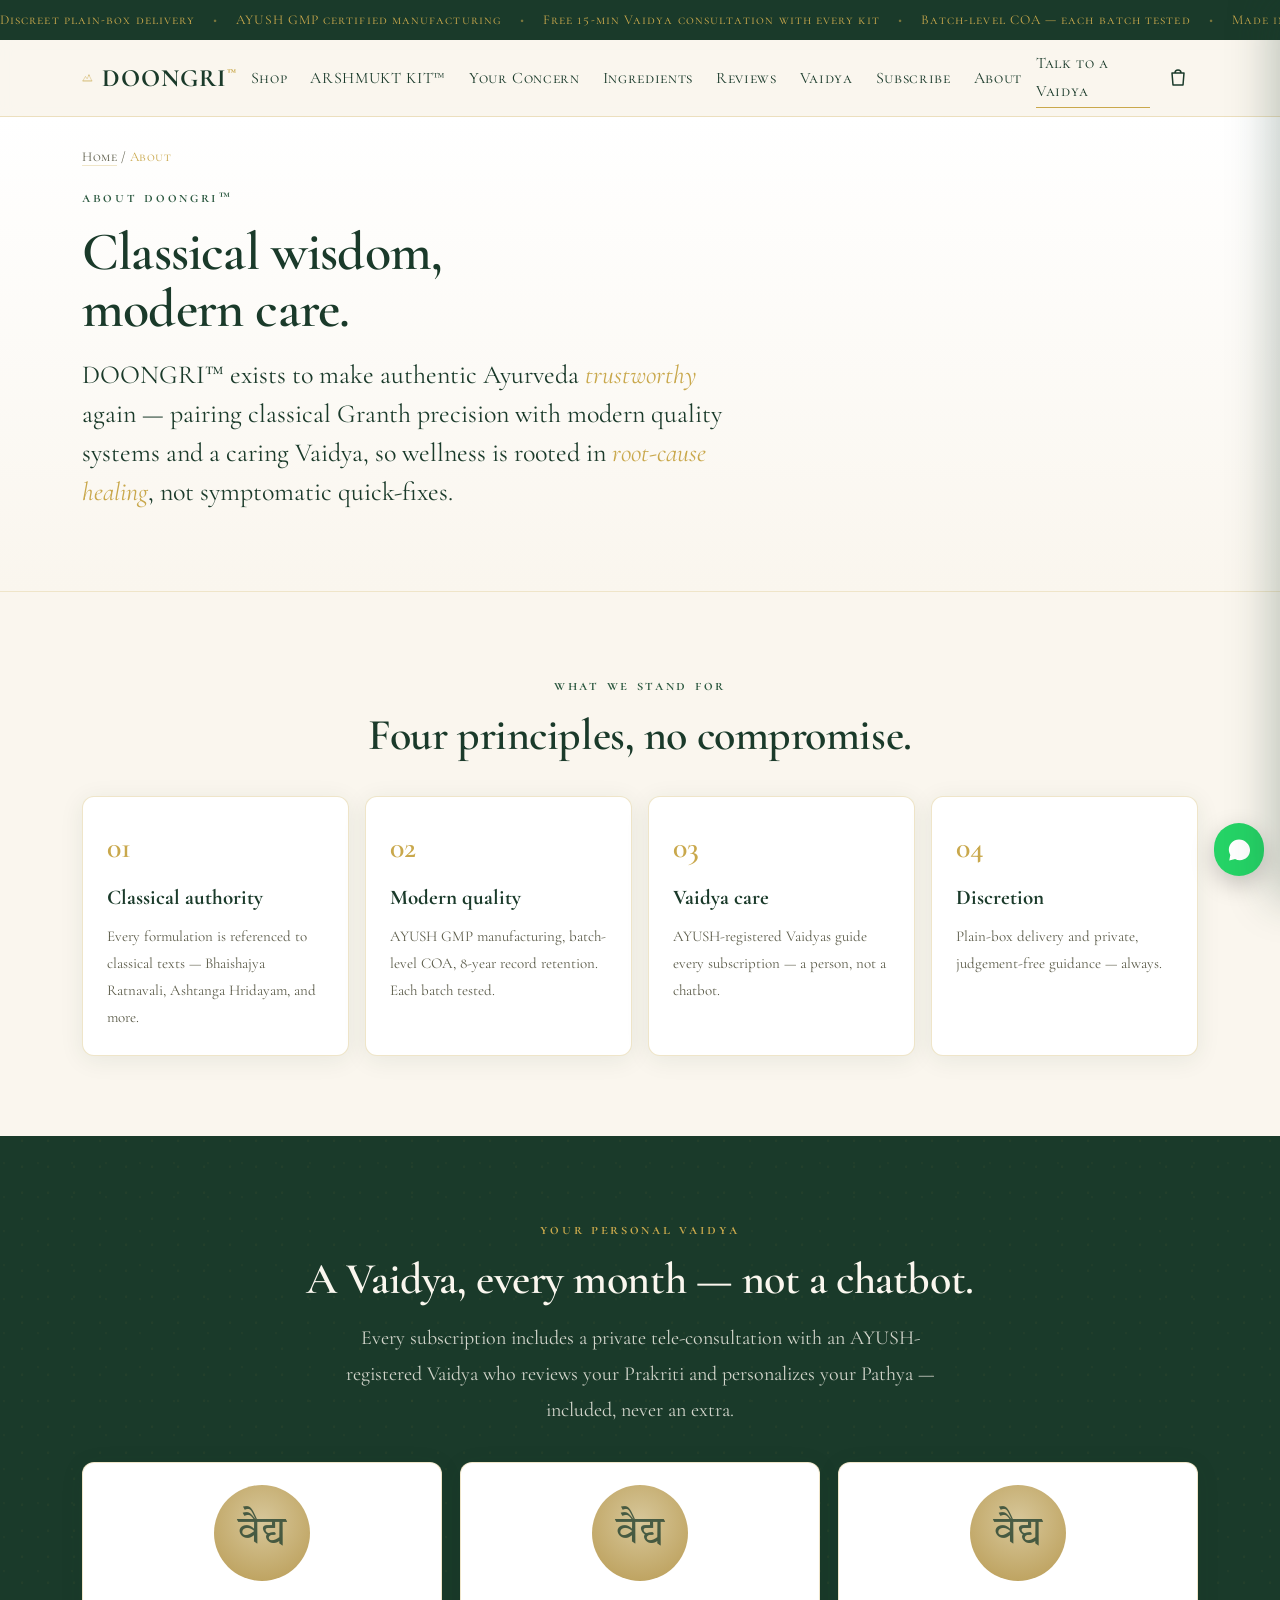
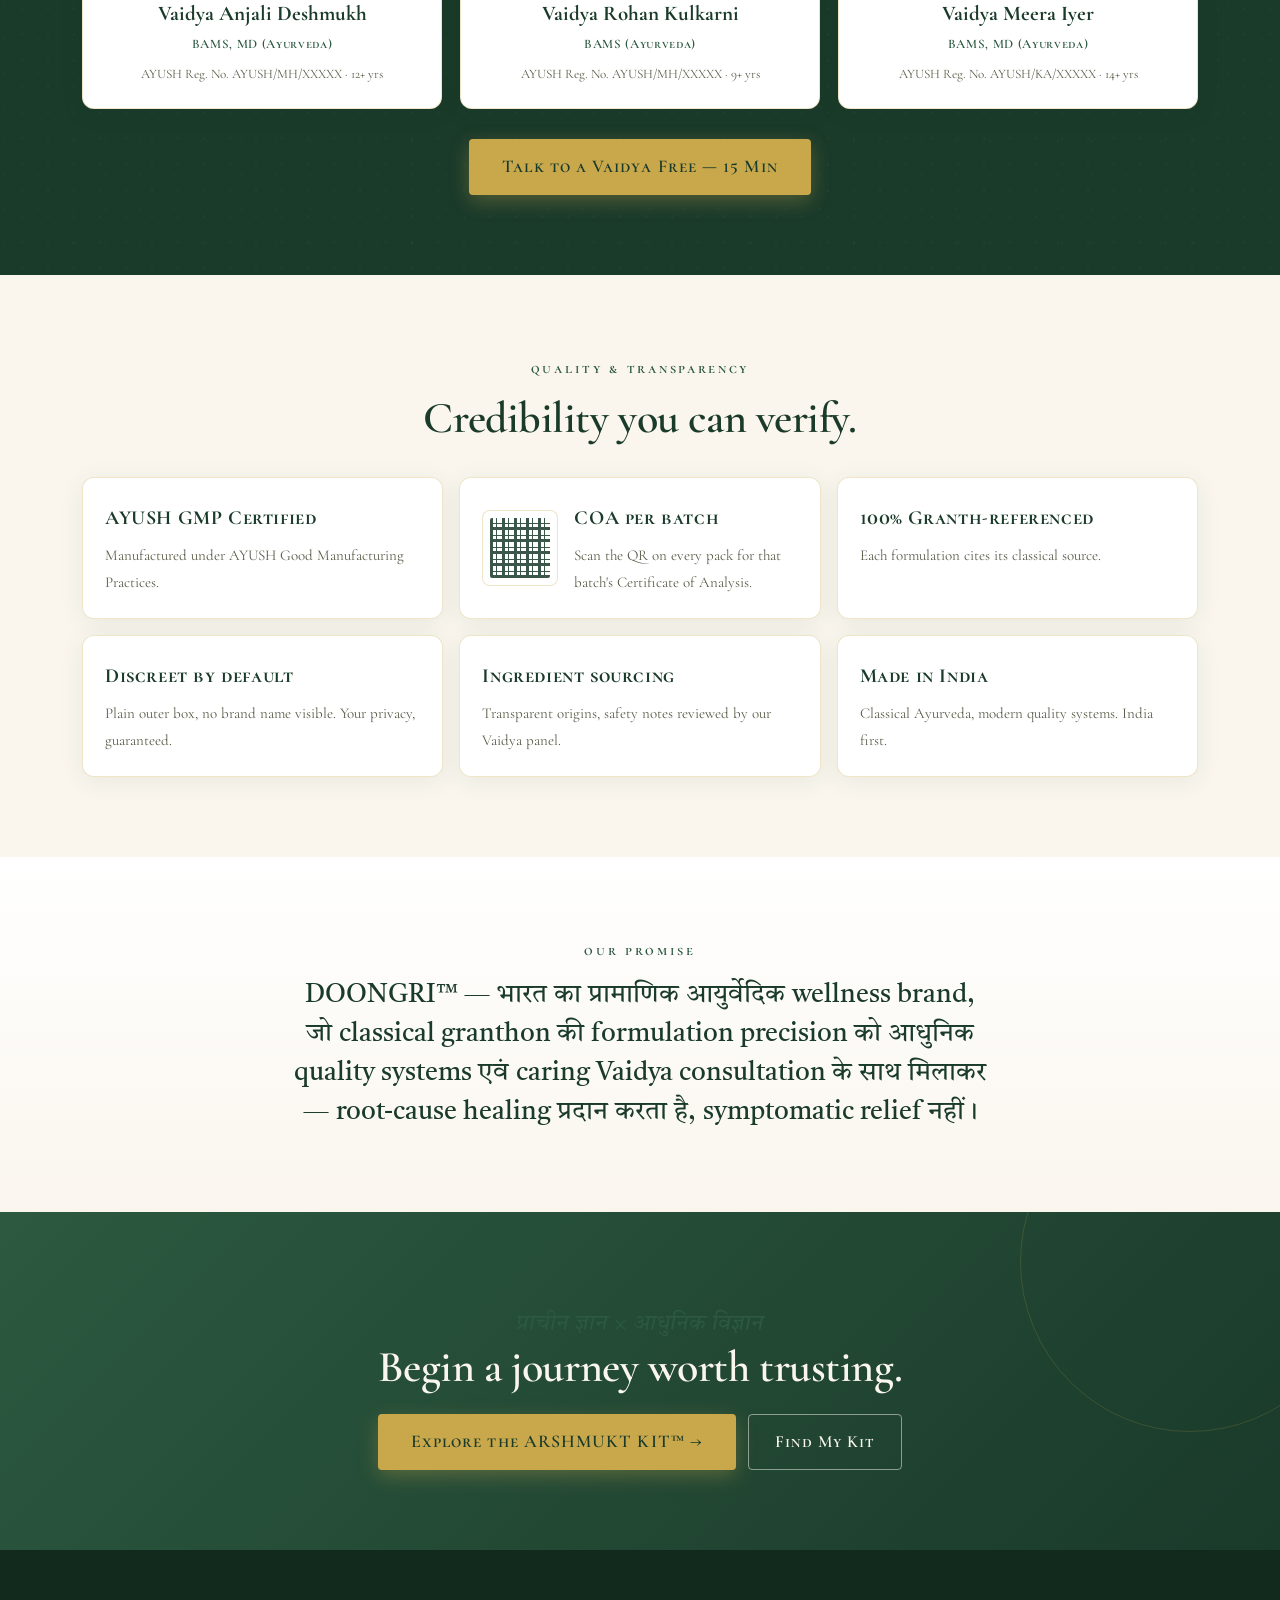
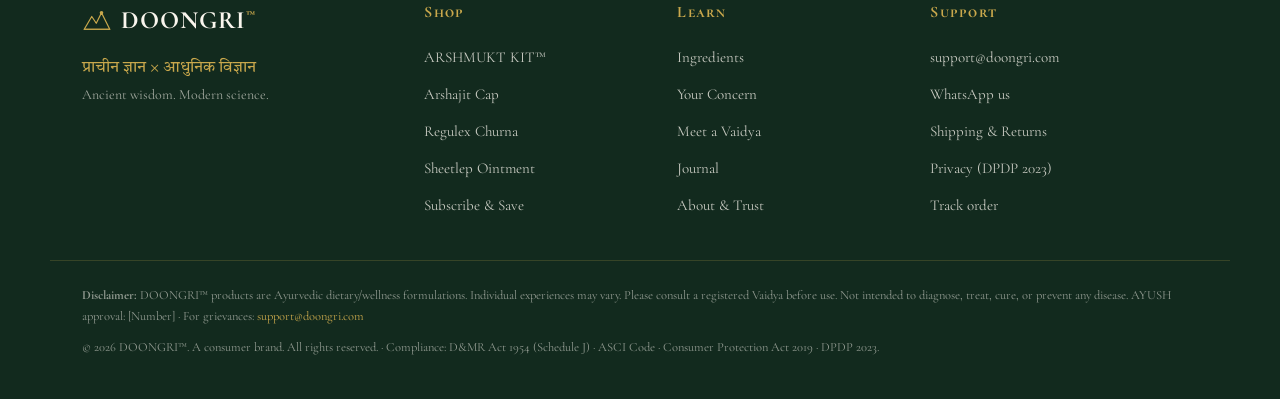
<file: doongri/about.html>
<!DOCTYPE html>
<html lang="en" dir="ltr">
<head>
  <meta charset="UTF-8" />
  <meta name="viewport" content="width=device-width, initial-scale=1.0" />
  <meta name="theme-color" content="#1A3A2A" />
  <title>About DOONGRI™ — Classical Ayurveda, Vaidya-Guided Care</title>
  <meta name="description" content="DOONGRI™ blends classical Granth formulation precision with modern quality systems and caring Vaidya consultation — root-cause Ayurvedic wellness, not symptomatic relief. Meet our AYUSH-registered Vaidya panel." />
  <link rel="preconnect" href="https://fonts.googleapis.com" />
  <link rel="preconnect" href="https://fonts.gstatic.com" crossorigin />
  <link href="https://fonts.googleapis.com/css2?family=Cormorant+Garamond:ital,wght@0,400;0,500;0,600;0,700;1,400;1,500;1,600&family=Tiro+Devanagari+Hindi:ital@0;1&display=swap" rel="stylesheet" />
  <link rel="stylesheet" href="styles.css" />
</head>
<body>
  <a class="skip-link" href="#main">Skip to content</a>
  <main id="main">

    <section class="page-hero">
      <div class="container">
        <p class="breadcrumb"><a href="index.html">Home</a> / <span>About</span></p>
        <p class="eyebrow">About DOONGRI™</p>
        <h1 class="page-hero__title">Classical wisdom,<br/>modern care.</h1>
        <p class="story__lead" style="margin-top:18px">DOONGRI™ exists to make authentic Ayurveda <em>trustworthy</em> again — pairing classical Granth precision with modern quality systems and a caring Vaidya, so wellness is rooted in <em>root-cause healing</em>, not symptomatic quick-fixes.</p>
      </div>
    </section>

    <!-- VALUES -->
    <section class="section">
      <div class="container center"><p class="eyebrow">What We Stand For</p><h2 class="section__title">Four principles, no compromise.</h2></div>
      <div class="container values__grid">
        <div class="value reveal"><span class="value__num">01</span><h3>Classical authority</h3><p>Every formulation is referenced to classical texts — Bhaishajya Ratnavali, Ashtanga Hridayam, and more.</p></div>
        <div class="value reveal"><span class="value__num">02</span><h3>Modern quality</h3><p>AYUSH GMP manufacturing, batch-level COA, 8-year record retention. Each batch tested.</p></div>
        <div class="value reveal"><span class="value__num">03</span><h3>Vaidya care</h3><p>AYUSH-registered Vaidyas guide every subscription — a person, not a chatbot.</p></div>
        <div class="value reveal"><span class="value__num">04</span><h3>Discretion</h3><p>Plain-box delivery and private, judgement-free guidance — always.</p></div>
      </div>
    </section>

    <!-- VAIDYA PANEL -->
    <section class="vaidya section section--green" id="vaidya">
      <div class="container center">
        <p class="eyebrow eyebrow--gold">Your Personal Vaidya</p>
        <h2 class="section__title light">A Vaidya, every month — not a chatbot.</h2>
        <p class="lede light">Every subscription includes a private tele-consultation with an AYUSH-registered Vaidya who reviews your Prakriti and personalizes your Pathya — included, never an extra.</p>
      </div>
      <div class="container vpanel__grid" style="position:relative;z-index:1">
        <div class="vpanel reveal"><div class="vpanel__photo" aria-hidden="true"><span lang="hi">वैद्य</span></div><h3>Vaidya Anjali Deshmukh</h3><p class="vpanel__cred">BAMS, MD (Ayurveda)</p><p class="vpanel__reg">AYUSH Reg. No. AYUSH/MH/XXXXX · 12+ yrs</p></div>
        <div class="vpanel reveal"><div class="vpanel__photo" aria-hidden="true"><span lang="hi">वैद्य</span></div><h3>Vaidya Rohan Kulkarni</h3><p class="vpanel__cred">BAMS (Ayurveda)</p><p class="vpanel__reg">AYUSH Reg. No. AYUSH/MH/XXXXX · 9+ yrs</p></div>
        <div class="vpanel reveal"><div class="vpanel__photo" aria-hidden="true"><span lang="hi">वैद्य</span></div><h3>Vaidya Meera Iyer</h3><p class="vpanel__cred">BAMS, MD (Ayurveda)</p><p class="vpanel__reg">AYUSH Reg. No. AYUSH/KA/XXXXX · 14+ yrs</p></div>
      </div>
      <div class="container center" style="position:relative;z-index:1;margin-top:30px">
        <a href="subscribe.html" class="btn btn--gold btn--lg" data-evt="vaidya_cta_click">Talk to a Vaidya Free — 15 Min</a>
      </div>
    </section>

    <!-- QUALITY / TRUST -->
    <section class="credibility section">
      <div class="container center"><p class="eyebrow">Quality &amp; Transparency</p><h2 class="section__title">Credibility you can verify.</h2></div>
      <div class="container cred__grid">
        <div class="cred reveal"><h3>AYUSH GMP Certified</h3><p>Manufactured under AYUSH Good Manufacturing Practices.</p></div>
        <div class="cred cred__coa reveal"><div class="qr" aria-hidden="true"><div class="qr__grid"></div></div><div><h3>COA per batch</h3><p>Scan the QR on every pack for that batch's Certificate of Analysis.</p></div></div>
        <div class="cred reveal"><h3>100% Granth-referenced</h3><p>Each formulation cites its classical source.</p></div>
        <div class="cred reveal"><h3>Discreet by default</h3><p>Plain outer box, no brand name visible. Your privacy, guaranteed.</p></div>
        <div class="cred reveal"><h3>Ingredient sourcing</h3><p>Transparent origins, safety notes reviewed by our Vaidya panel.</p></div>
        <div class="cred reveal"><h3>Made in India</h3><p>Classical Ayurveda, modern quality systems. India first.</p></div>
      </div>
    </section>

    <!-- POSITIONING STATEMENT (brand-safe) -->
    <section class="section section--cream center">
      <div class="container narrow">
        <p class="eyebrow center">Our Promise</p>
        <p class="story__lead" lang="hi" style="margin-inline:auto;text-align:center">DOONGRI™ — भारत का प्रामाणिक आयुर्वेदिक wellness brand, जो classical granthon की formulation precision को आधुनिक quality systems एवं caring Vaidya consultation के साथ मिलाकर — root-cause healing प्रदान करता है, symptomatic relief नहीं।</p>
      </div>
    </section>

    <section class="cta-band section">
      <div class="container cta-band__inner center">
        <p class="hero__shloka light" lang="hi">प्राचीन ज्ञान × आधुनिक विज्ञान</p>
        <h2 class="section__title light">Begin a journey worth trusting.</h2>
        <div class="hero__cta center" style="margin-top:22px">
          <a href="kit.html" class="btn btn--gold btn--lg" data-evt="hero_cta_click">Explore the ARSHMUKT KIT™ →</a>
          <a href="quiz.html" class="btn btn--ghost btn--ghost-light">Find My Kit</a>
        </div>
      </div>
    </section>
  </main>

  <script src="app.js" defer></script>
</body>
</html>
</file>
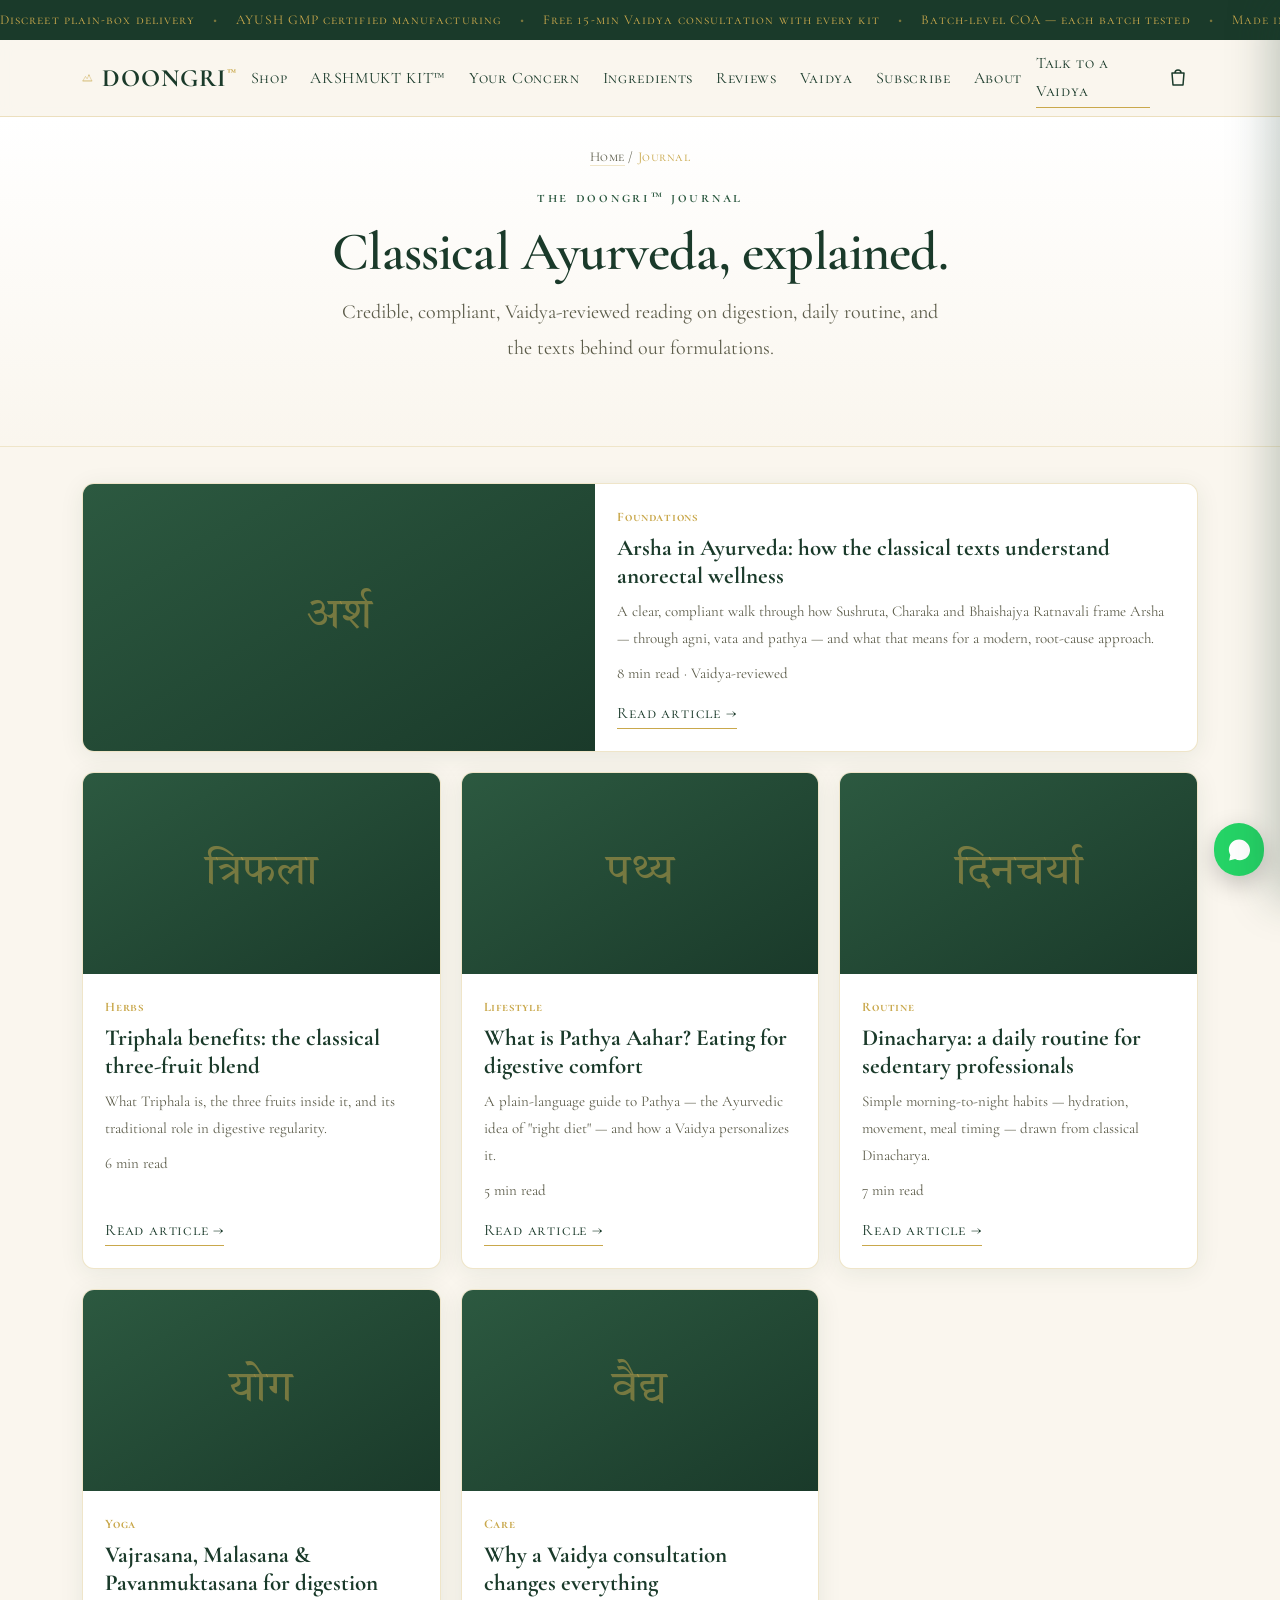
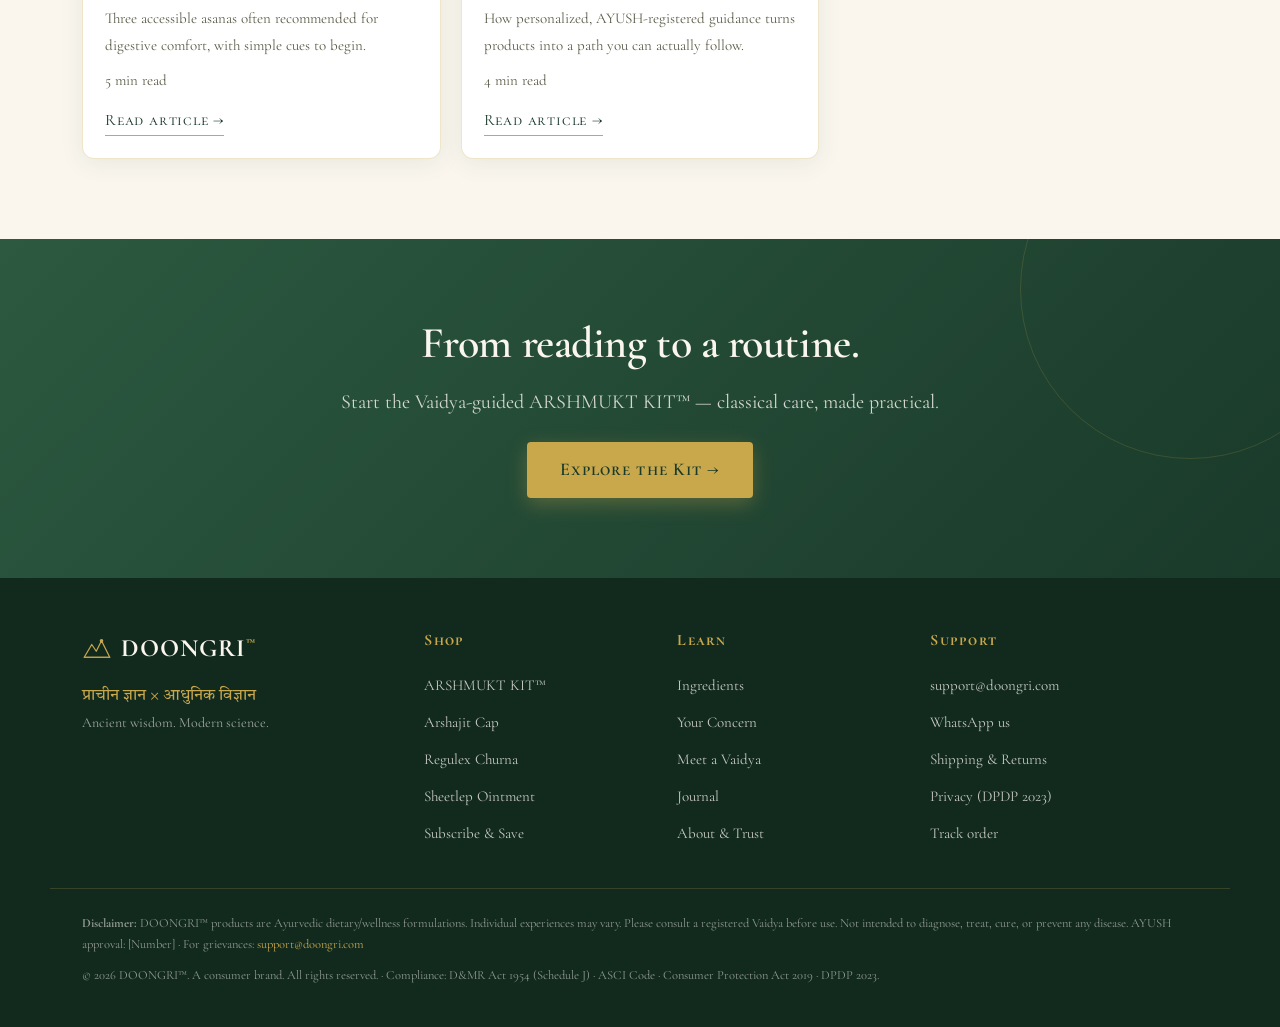
<file: doongri/blog.html>
<!DOCTYPE html>
<html lang="en" dir="ltr">
<head>
  <meta charset="UTF-8" />
  <meta name="viewport" content="width=device-width, initial-scale=1.0" />
  <meta name="theme-color" content="#1A3A2A" />
  <title>The DOONGRI™ Journal — Classical Ayurveda, Explained</title>
  <meta name="description" content="The DOONGRI™ Journal: classical Ayurveda made clear. Arsha in Ayurveda, the benefits of Triphala, what Pathya Aahar means, Dinacharya routines and more — credible, compliant, Vaidya-reviewed." />
  <link rel="preconnect" href="https://fonts.googleapis.com" />
  <link rel="preconnect" href="https://fonts.gstatic.com" crossorigin />
  <link href="https://fonts.googleapis.com/css2?family=Cormorant+Garamond:ital,wght@0,400;0,500;0,600;0,700;1,400;1,500;1,600&family=Tiro+Devanagari+Hindi:ital@0;1&display=swap" rel="stylesheet" />
  <link rel="stylesheet" href="styles.css" />
</head>
<body>
  <a class="skip-link" href="#main">Skip to content</a>
  <main id="main">
    <section class="page-hero center">
      <div class="container">
        <p class="breadcrumb"><a href="index.html">Home</a> / <span>Journal</span></p>
        <p class="eyebrow">The DOONGRI™ Journal</p>
        <h1 class="page-hero__title">Classical Ayurveda, explained.</h1>
        <p class="page-hero__sub">Credible, compliant, Vaidya-reviewed reading on digestion, daily routine, and the texts behind our formulations.</p>
      </div>
    </section>

    <section class="section" style="padding-top:0">
      <div class="container blog__grid">
        <!-- Featured -->
        <article class="post post--feat reveal">
          <div class="post__cover" aria-hidden="true"><span lang="hi">अर्श</span></div>
          <div class="post__body">
            <span class="post__tag">Foundations</span>
            <h3>Arsha in Ayurveda: how the classical texts understand anorectal wellness</h3>
            <p>A clear, compliant walk through how Sushruta, Charaka and Bhaishajya Ratnavali frame Arsha — through agni, vata and pathya — and what that means for a modern, root-cause approach.</p>
            <p class="post__meta">8 min read · Vaidya-reviewed</p>
            <a href="#" class="post__read" data-evt="blog_read">Read article →</a>
          </div>
        </article>

        <article class="post reveal"><div class="post__cover" aria-hidden="true"><span lang="hi">त्रिफला</span></div><div class="post__body"><span class="post__tag">Herbs</span><h3>Triphala benefits: the classical three-fruit blend</h3><p>What Triphala is, the three fruits inside it, and its traditional role in digestive regularity.</p><p class="post__meta">6 min read</p><a href="#" class="post__read" data-evt="blog_read">Read article →</a></div></article>

        <article class="post reveal"><div class="post__cover" aria-hidden="true"><span lang="hi">पथ्य</span></div><div class="post__body"><span class="post__tag">Lifestyle</span><h3>What is Pathya Aahar? Eating for digestive comfort</h3><p>A plain-language guide to Pathya — the Ayurvedic idea of "right diet" — and how a Vaidya personalizes it.</p><p class="post__meta">5 min read</p><a href="#" class="post__read" data-evt="blog_read">Read article →</a></div></article>

        <article class="post reveal"><div class="post__cover" aria-hidden="true"><span lang="hi">दिनचर्या</span></div><div class="post__body"><span class="post__tag">Routine</span><h3>Dinacharya: a daily routine for sedentary professionals</h3><p>Simple morning-to-night habits — hydration, movement, meal timing — drawn from classical Dinacharya.</p><p class="post__meta">7 min read</p><a href="#" class="post__read" data-evt="blog_read">Read article →</a></div></article>

        <article class="post reveal"><div class="post__cover" aria-hidden="true"><span lang="hi">योग</span></div><div class="post__body"><span class="post__tag">Yoga</span><h3>Vajrasana, Malasana &amp; Pavanmuktasana for digestion</h3><p>Three accessible asanas often recommended for digestive comfort, with simple cues to begin.</p><p class="post__meta">5 min read</p><a href="#" class="post__read" data-evt="blog_read">Read article →</a></div></article>

        <article class="post reveal"><div class="post__cover" aria-hidden="true"><span lang="hi">वैद्य</span></div><div class="post__body"><span class="post__tag">Care</span><h3>Why a Vaidya consultation changes everything</h3><p>How personalized, AYUSH-registered guidance turns products into a path you can actually follow.</p><p class="post__meta">4 min read</p><a href="#" class="post__read" data-evt="blog_read">Read article →</a></div></article>
      </div>
    </section>

    <section class="cta-band section">
      <div class="container cta-band__inner center">
        <h2 class="section__title light">From reading to a routine.</h2>
        <p class="lede light">Start the Vaidya-guided ARSHMUKT KIT™ — classical care, made practical.</p>
        <div class="hero__cta center" style="margin-top:22px"><a href="kit.html" class="btn btn--gold btn--lg" data-evt="hero_cta_click">Explore the Kit →</a></div>
      </div>
    </section>
  </main>

  <script src="app.js" defer></script>
</body>
</html>
</file>
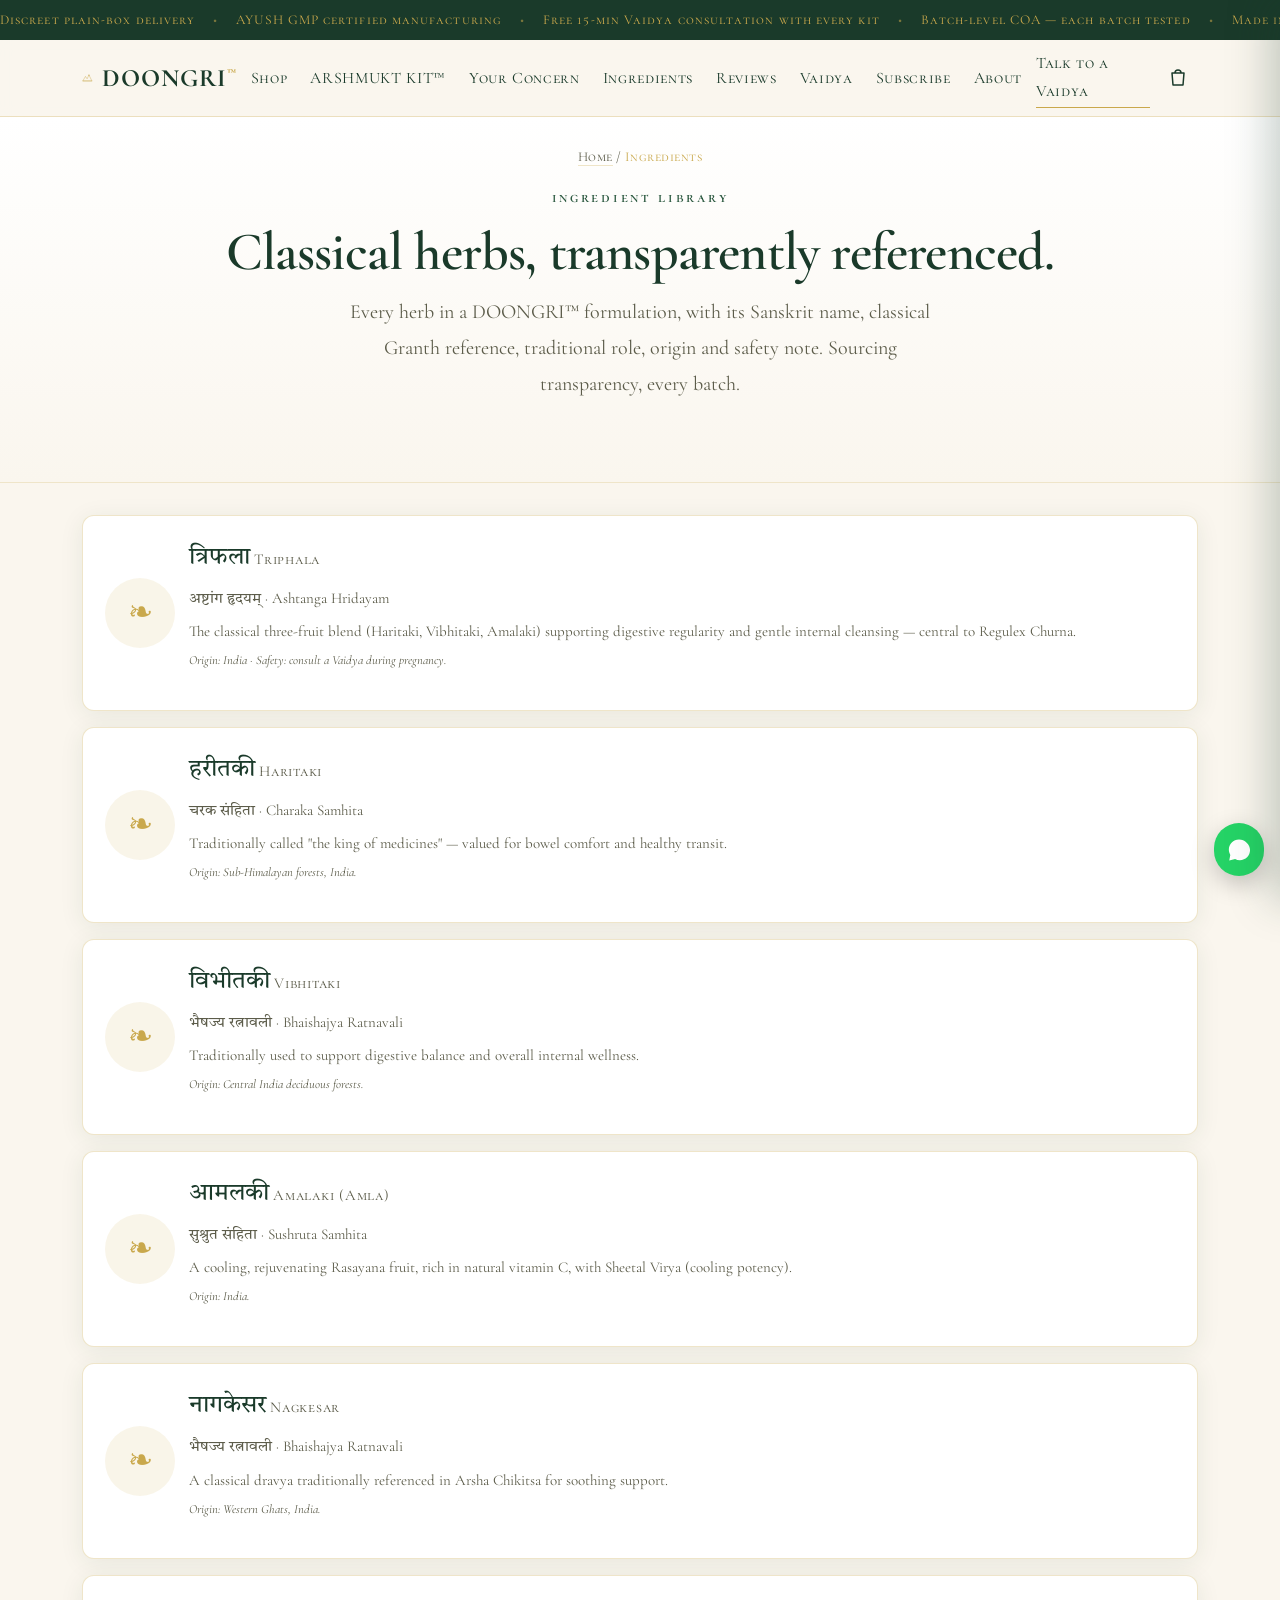
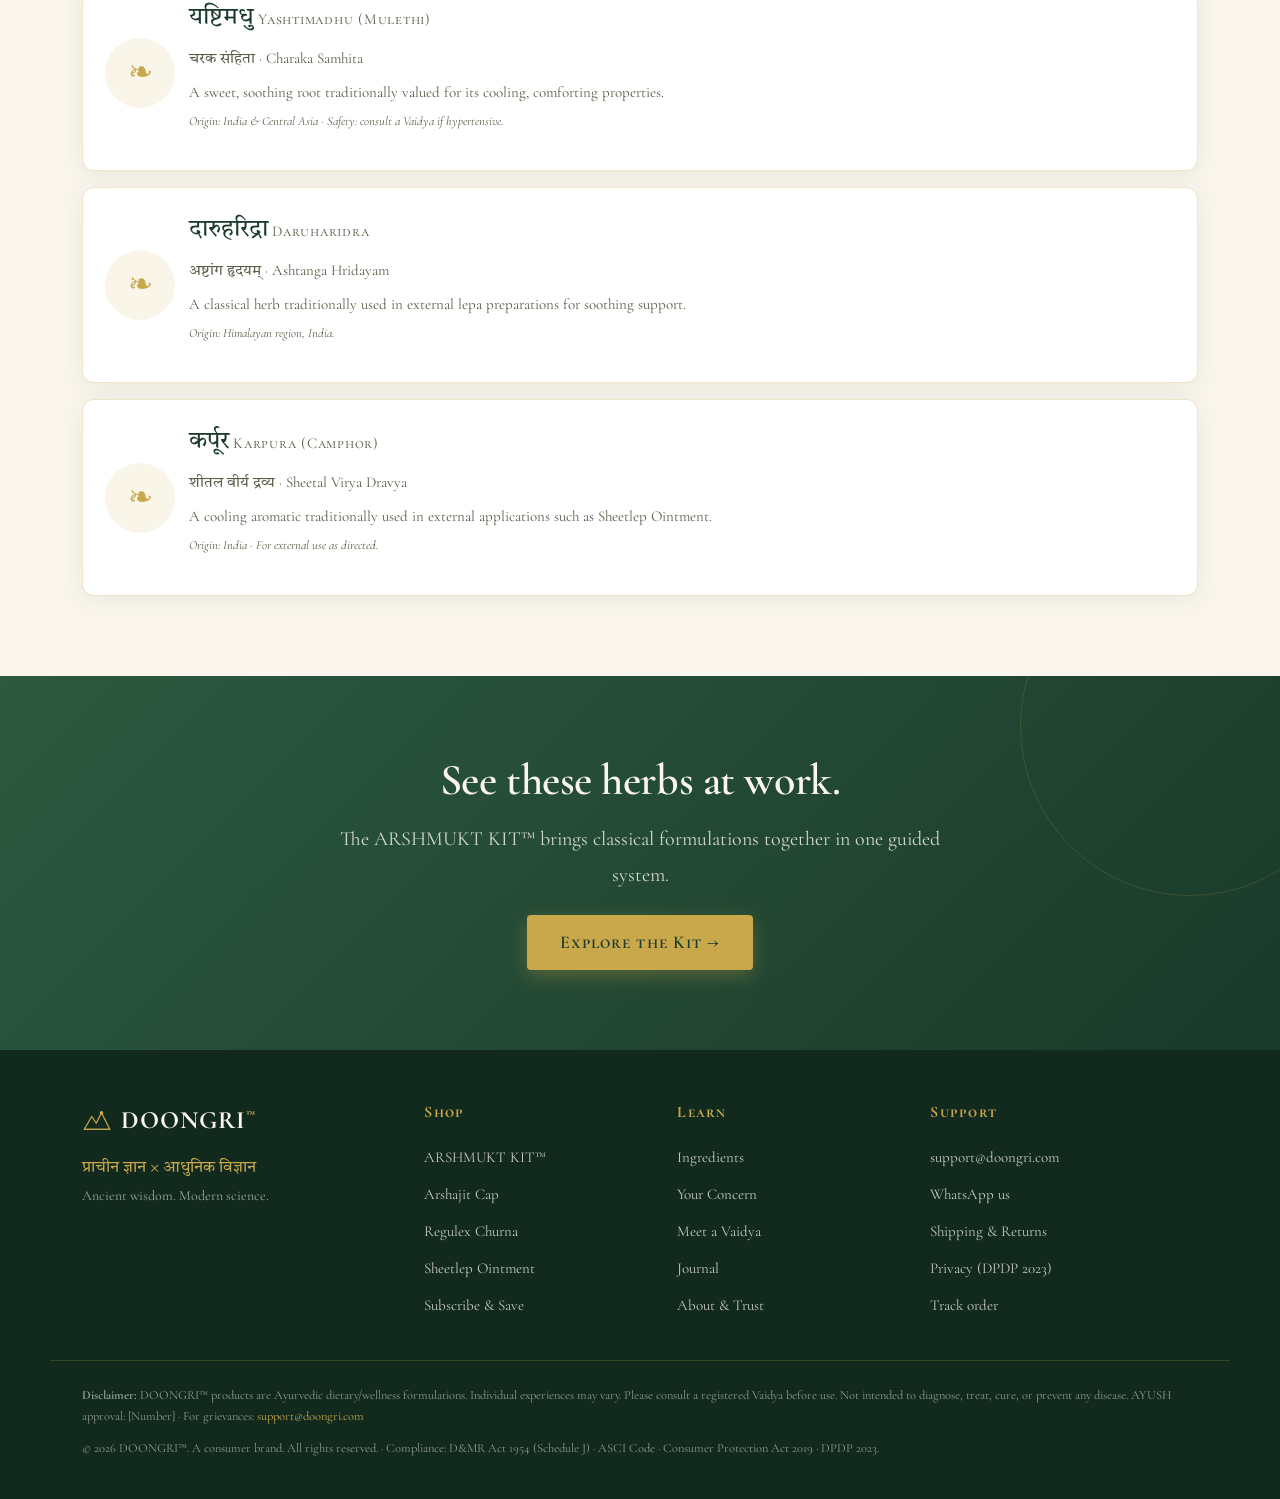
<file: doongri/ingredients.html>
<!DOCTYPE html>
<html lang="en" dir="ltr">
<head>
  <meta charset="UTF-8" />
  <meta name="viewport" content="width=device-width, initial-scale=1.0" />
  <meta name="theme-color" content="#1A3A2A" />
  <title>Ingredient Library — Classical Ayurvedic Herbs | DOONGRI™</title>
  <meta name="description" content="Explore the classical Ayurvedic herbs behind DOONGRI™ formulations — Sanskrit name, common name, Granth reference, traditional role, origin and safety notes. Triphala, Haritaki, Vibhitaki, Amalaki and more." />
  <link rel="preconnect" href="https://fonts.googleapis.com" />
  <link rel="preconnect" href="https://fonts.gstatic.com" crossorigin />
  <link href="https://fonts.googleapis.com/css2?family=Cormorant+Garamond:ital,wght@0,400;0,500;0,600;0,700;1,400;1,500;1,600&family=Tiro+Devanagari+Hindi:ital@0;1&display=swap" rel="stylesheet" />
  <link rel="stylesheet" href="styles.css" />
</head>
<body>
  <a class="skip-link" href="#main">Skip to content</a>
  <main id="main">
    <section class="page-hero center">
      <div class="container">
        <p class="breadcrumb"><a href="index.html">Home</a> / <span>Ingredients</span></p>
        <p class="eyebrow">Ingredient Library</p>
        <h1 class="page-hero__title">Classical herbs, transparently referenced.</h1>
        <p class="page-hero__sub">Every herb in a DOONGRI™ formulation, with its Sanskrit name, classical Granth reference, traditional role, origin and safety note. Sourcing transparency, every batch.</p>
      </div>
    </section>

    <section class="section" style="padding-top:0">
      <div class="container ing-lib__grid">
        <article class="ing-row reveal"><div class="ing-row__art" aria-hidden="true">❧</div><div><span class="ing-row__sanskrit" lang="hi">त्रिफला</span> <span class="ing-row__name">Triphala</span><p class="ing-row__ref"><span lang="hi">अष्टांग हृदयम्</span> · Ashtanga Hridayam</p><p>The classical three-fruit blend (Haritaki, Vibhitaki, Amalaki) supporting digestive regularity and gentle internal cleansing — central to Regulex Churna.</p><small>Origin: India · Safety: consult a Vaidya during pregnancy.</small></div></article>

        <article class="ing-row reveal"><div class="ing-row__art" aria-hidden="true">❧</div><div><span class="ing-row__sanskrit" lang="hi">हरीतकी</span> <span class="ing-row__name">Haritaki</span><p class="ing-row__ref"><span lang="hi">चरक संहिता</span> · Charaka Samhita</p><p>Traditionally called "the king of medicines" — valued for bowel comfort and healthy transit.</p><small>Origin: Sub-Himalayan forests, India.</small></div></article>

        <article class="ing-row reveal"><div class="ing-row__art" aria-hidden="true">❧</div><div><span class="ing-row__sanskrit" lang="hi">विभीतकी</span> <span class="ing-row__name">Vibhitaki</span><p class="ing-row__ref"><span lang="hi">भैषज्य रत्नावली</span> · Bhaishajya Ratnavali</p><p>Traditionally used to support digestive balance and overall internal wellness.</p><small>Origin: Central India deciduous forests.</small></div></article>

        <article class="ing-row reveal"><div class="ing-row__art" aria-hidden="true">❧</div><div><span class="ing-row__sanskrit" lang="hi">आमलकी</span> <span class="ing-row__name">Amalaki (Amla)</span><p class="ing-row__ref"><span lang="hi">सुश्रुत संहिता</span> · Sushruta Samhita</p><p>A cooling, rejuvenating Rasayana fruit, rich in natural vitamin C, with Sheetal Virya (cooling potency).</p><small>Origin: India.</small></div></article>

        <article class="ing-row reveal"><div class="ing-row__art" aria-hidden="true">❧</div><div><span class="ing-row__sanskrit" lang="hi">नागकेसर</span> <span class="ing-row__name">Nagkesar</span><p class="ing-row__ref"><span lang="hi">भैषज्य रत्नावली</span> · Bhaishajya Ratnavali</p><p>A classical dravya traditionally referenced in Arsha Chikitsa for soothing support.</p><small>Origin: Western Ghats, India.</small></div></article>

        <article class="ing-row reveal"><div class="ing-row__art" aria-hidden="true">❧</div><div><span class="ing-row__sanskrit" lang="hi">यष्टिमधु</span> <span class="ing-row__name">Yashtimadhu (Mulethi)</span><p class="ing-row__ref"><span lang="hi">चरक संहिता</span> · Charaka Samhita</p><p>A sweet, soothing root traditionally valued for its cooling, comforting properties.</p><small>Origin: India &amp; Central Asia · Safety: consult a Vaidya if hypertensive.</small></div></article>

        <article class="ing-row reveal"><div class="ing-row__art" aria-hidden="true">❧</div><div><span class="ing-row__sanskrit" lang="hi">दारुहरिद्रा</span> <span class="ing-row__name">Daruharidra</span><p class="ing-row__ref"><span lang="hi">अष्टांग हृदयम्</span> · Ashtanga Hridayam</p><p>A classical herb traditionally used in external lepa preparations for soothing support.</p><small>Origin: Himalayan region, India.</small></div></article>

        <article class="ing-row reveal"><div class="ing-row__art" aria-hidden="true">❧</div><div><span class="ing-row__sanskrit" lang="hi">कर्पूर</span> <span class="ing-row__name">Karpura (Camphor)</span><p class="ing-row__ref"><span lang="hi">शीतल वीर्य द्रव्य</span> · Sheetal Virya Dravya</p><p>A cooling aromatic traditionally used in external applications such as Sheetlep Ointment.</p><small>Origin: India · For external use as directed.</small></div></article>
      </div>
    </section>

    <section class="cta-band section">
      <div class="container cta-band__inner center">
        <h2 class="section__title light">See these herbs at work.</h2>
        <p class="lede light">The ARSHMUKT KIT™ brings classical formulations together in one guided system.</p>
        <div class="hero__cta center" style="margin-top:22px"><a href="kit.html" class="btn btn--gold btn--lg" data-evt="hero_cta_click">Explore the Kit →</a></div>
      </div>
    </section>
  </main>

  <script src="app.js" defer></script>
</body>
</html>
</file>
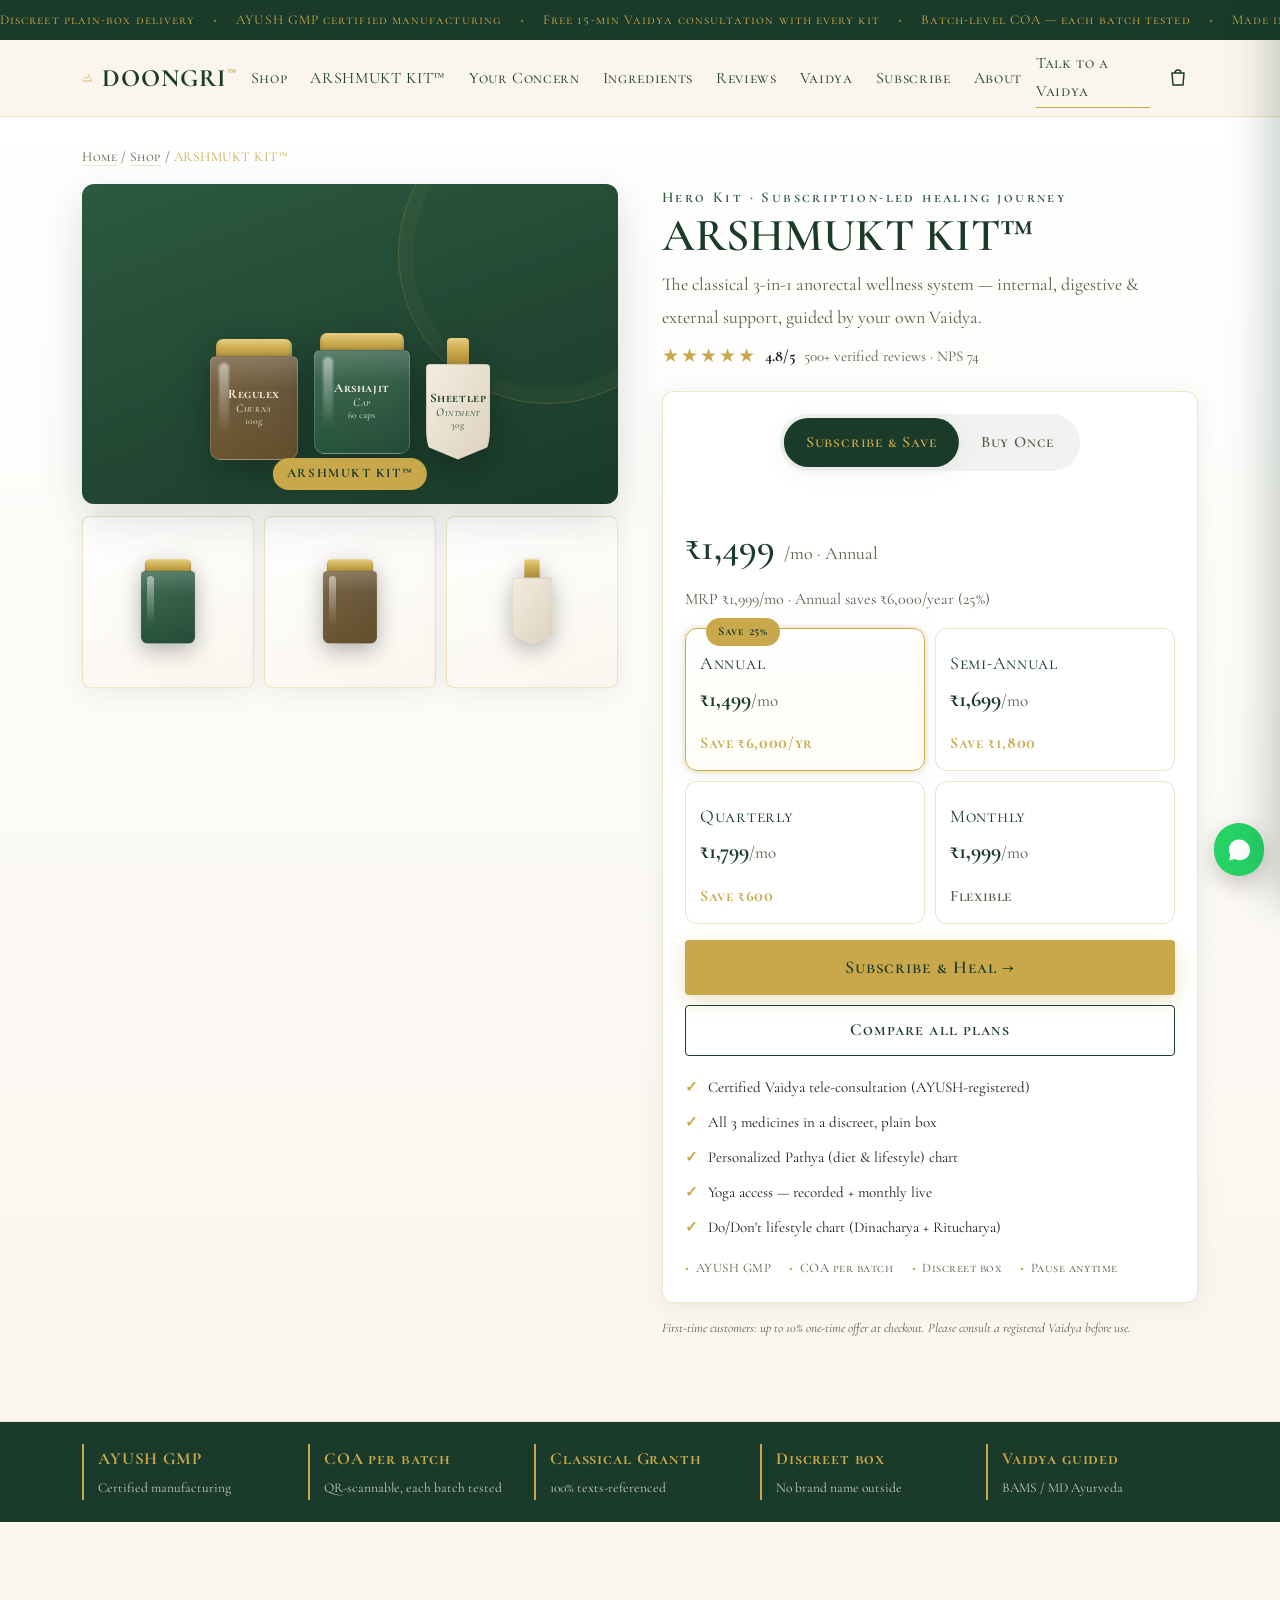
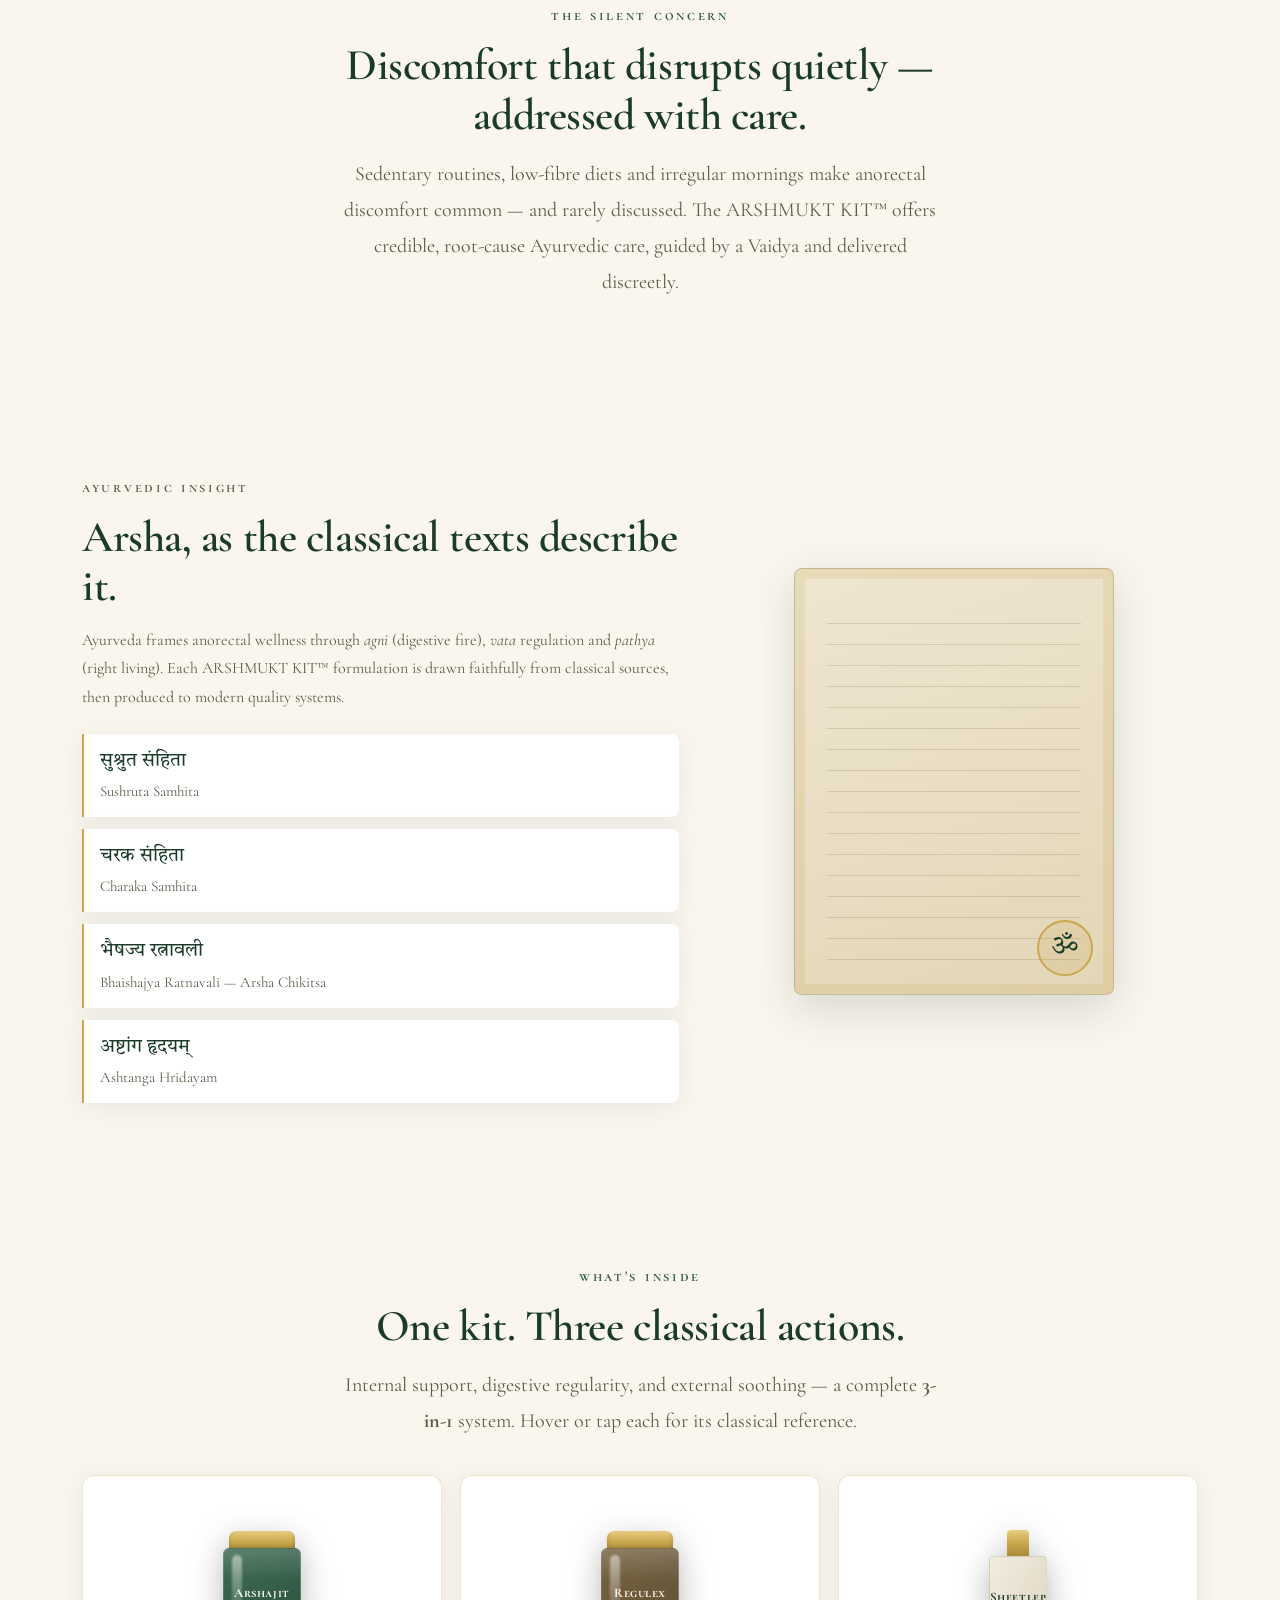
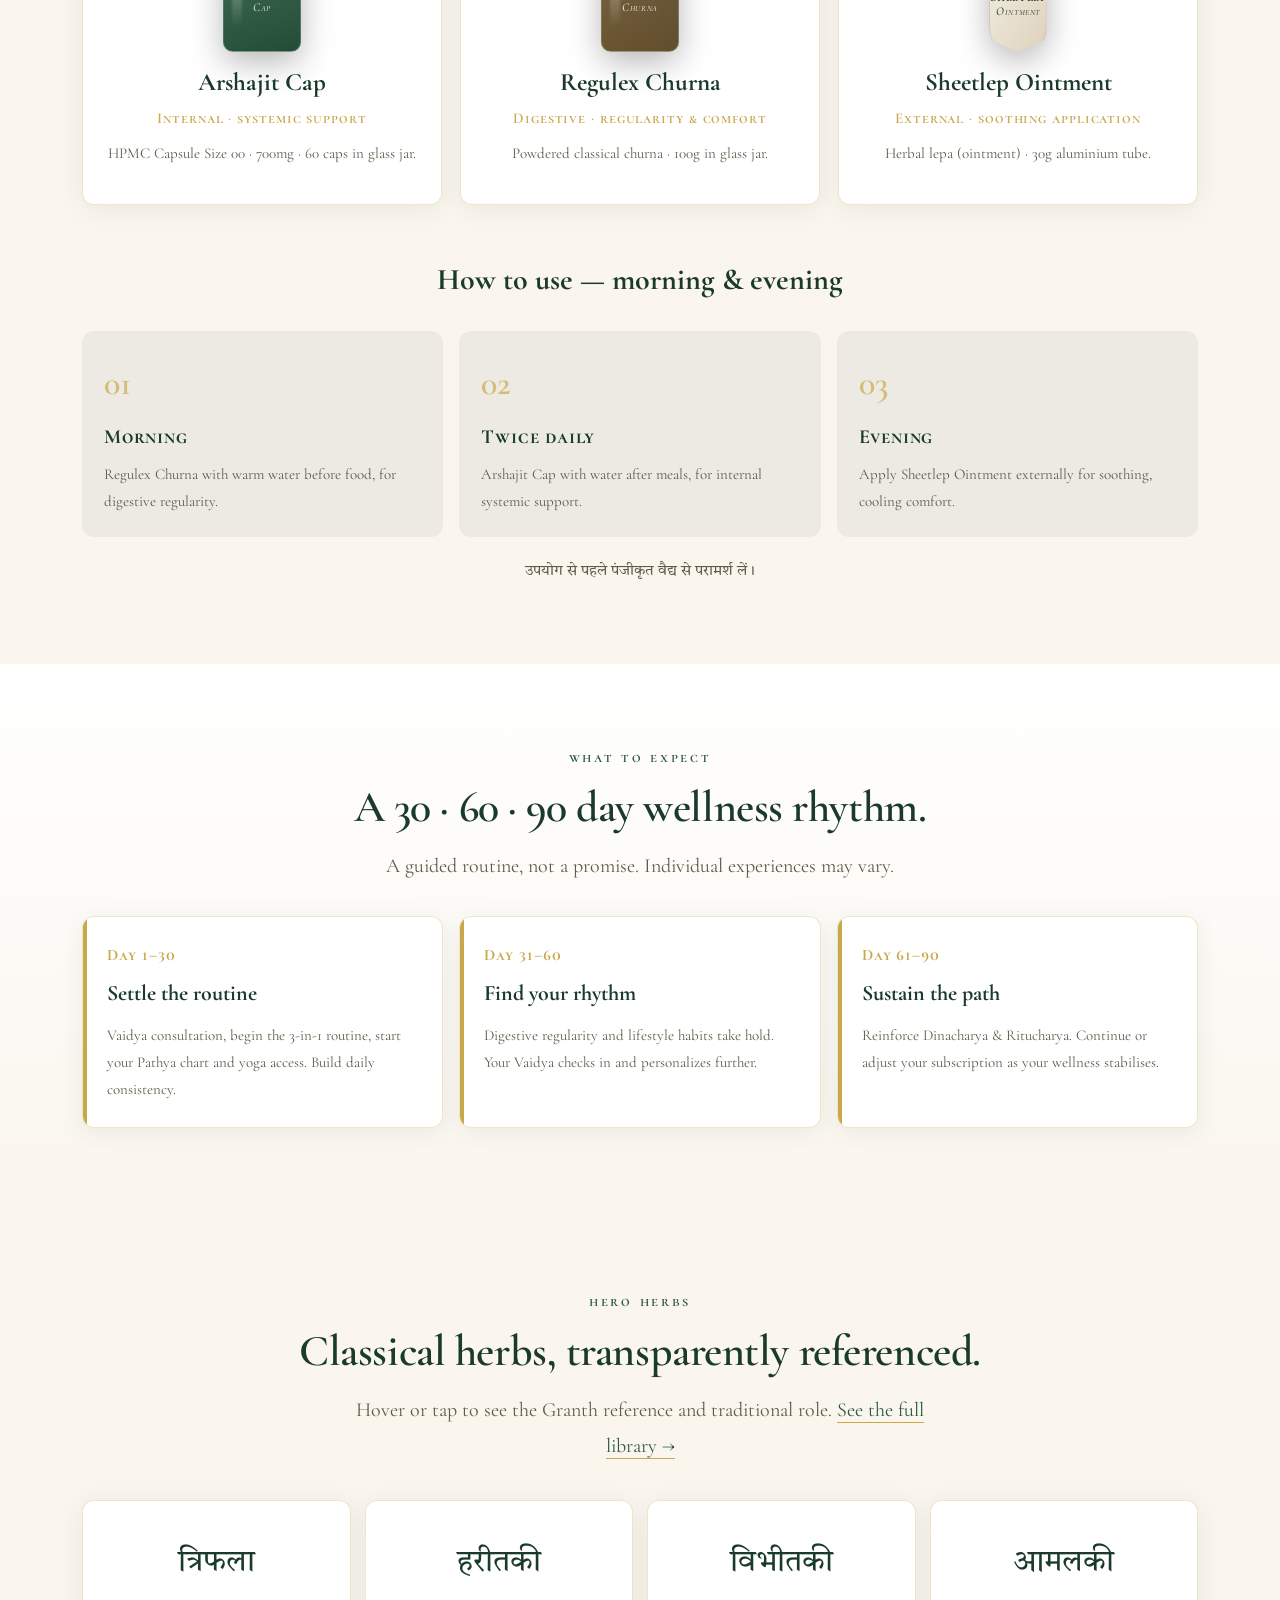
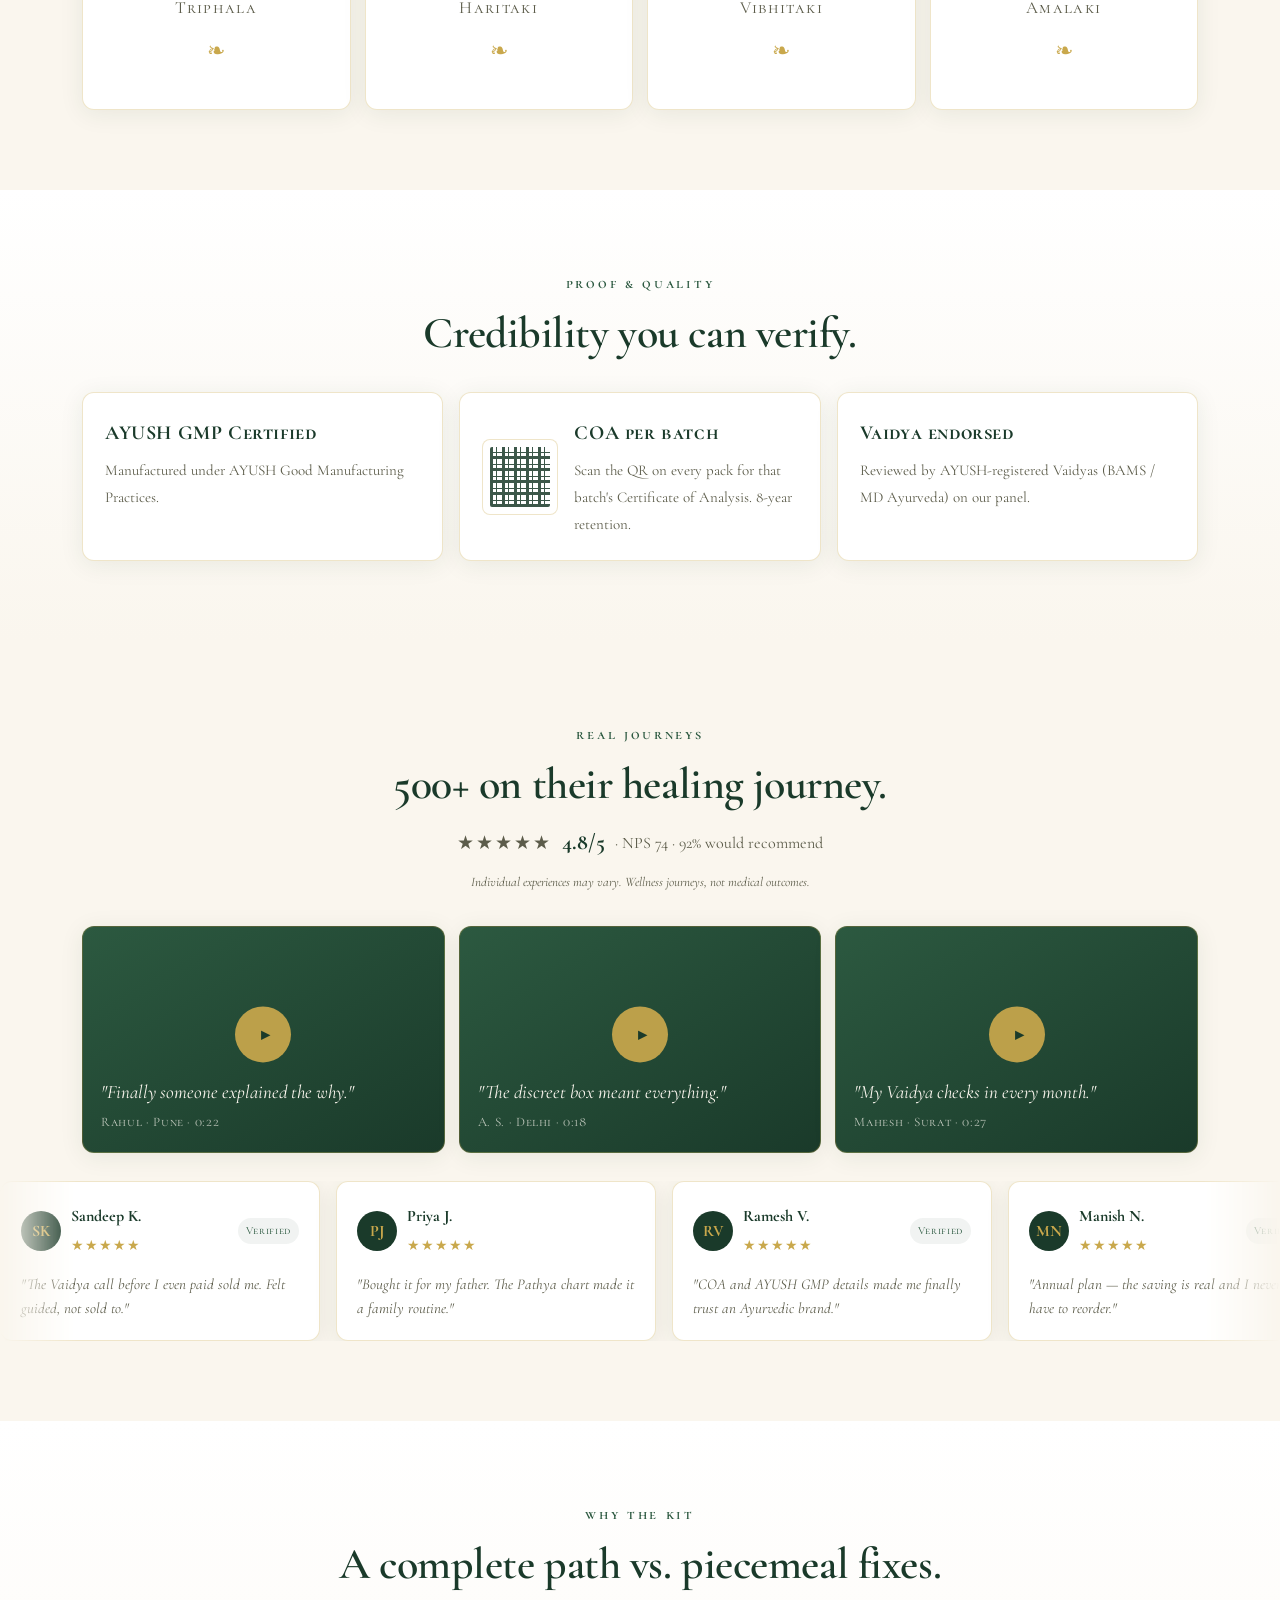
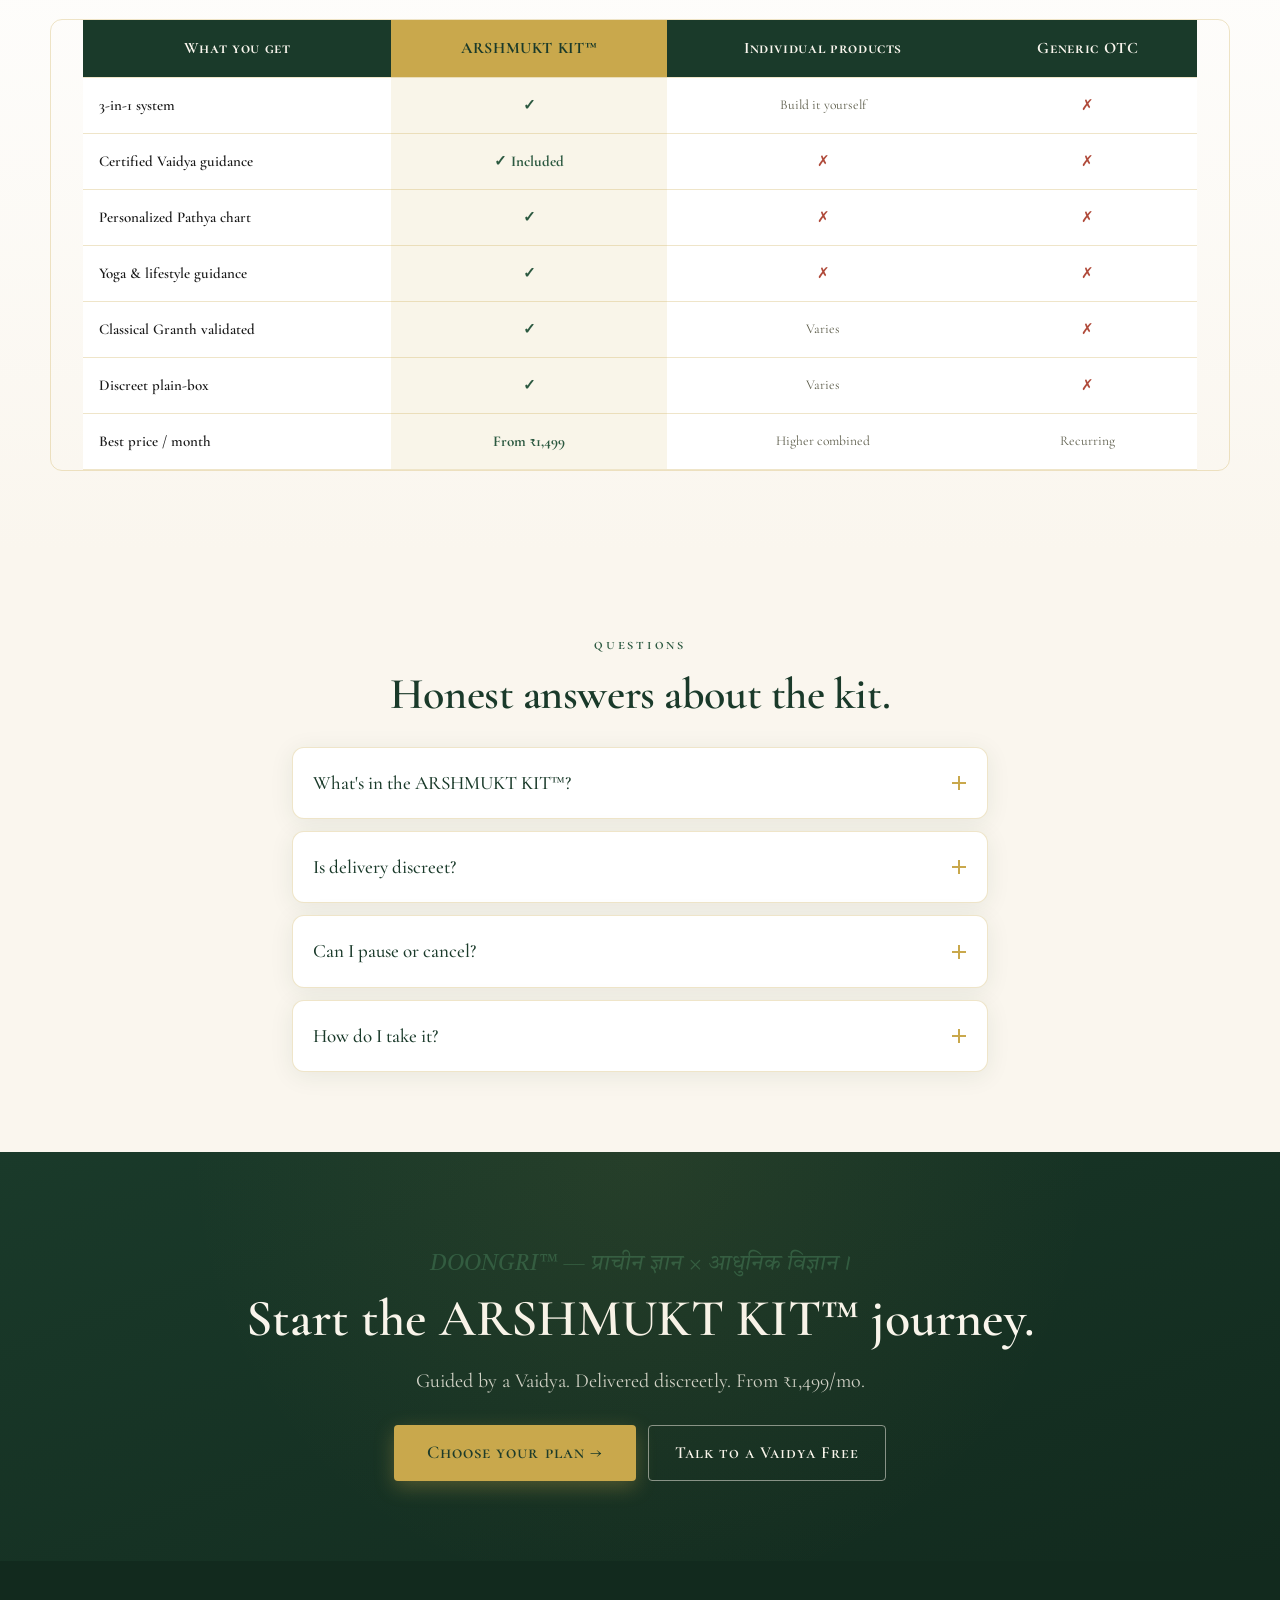
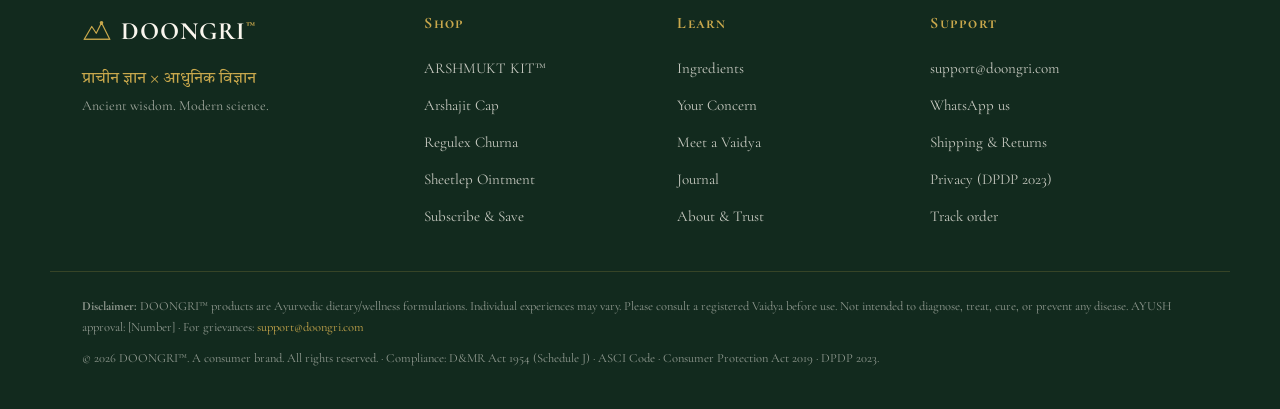
<file: doongri/kit.html>
<!DOCTYPE html>
<html lang="en" dir="ltr">
<head>
  <meta charset="UTF-8" />
  <meta name="viewport" content="width=device-width, initial-scale=1.0" />
  <meta name="theme-color" content="#1A3A2A" />
  <title>ARSHMUKT KIT™ — Classical 3-in-1 Anorectal Wellness System | DOONGRI™</title>
  <meta name="description" content="The ARSHMUKT KIT™ by DOONGRI™ — a complete 3-in-1 classical Ayurvedic care system (Arshajit Cap, Regulex Churna, Sheetlep Ointment) with Vaidya consultation, Pathya chart, yoga & lifestyle guidance. AYUSH GMP, COA per batch, discreet delivery." />
  <link rel="preconnect" href="https://fonts.googleapis.com" />
  <link rel="preconnect" href="https://fonts.gstatic.com" crossorigin />
  <link href="https://fonts.googleapis.com/css2?family=Cormorant+Garamond:ital,wght@0,400;0,500;0,600;0,700;1,400;1,500;1,600&family=Tiro+Devanagari+Hindi:ital@0;1&display=swap" rel="stylesheet" />
  <link rel="stylesheet" href="styles.css" />
  <script type="application/ld+json">
  {
    "@context": "https://schema.org", "@type": "Product",
    "name": "ARSHMUKT KIT™ — Classical 3-in-1 Anorectal Wellness System",
    "brand": { "@type": "Brand", "name": "DOONGRI" },
    "description": "Complete 3-in-1 classical Ayurvedic care system — internal (Arshajit Cap), digestive (Regulex Churna) and external (Sheetlep Ointment) support, with Vaidya consultation, Pathya chart, yoga access and lifestyle guidance.",
    "aggregateRating": { "@type": "AggregateRating", "ratingValue": "4.8", "reviewCount": "500" },
    "offers": { "@type": "Offer", "priceCurrency": "INR", "price": "1499", "availability": "https://schema.org/InStock" }
  }
  </script>
  <script type="application/ld+json">
  { "@context": "https://schema.org", "@type": "BreadcrumbList", "itemListElement": [
    { "@type": "ListItem", "position": 1, "name": "Home", "item": "https://doongri.com/" },
    { "@type": "ListItem", "position": 2, "name": "ARSHMUKT KIT™", "item": "https://doongri.com/kit.html" } ] }
  </script>
</head>
<body data-sticky-atc data-atc-name="ARSHMUKT KIT™" data-atc-price="From ₹1,499/mo">
  <a class="skip-link" href="#main">Skip to content</a>
  <main id="main">

    <!-- PDP HERO -->
    <section class="page-hero">
      <div class="container">
        <p class="breadcrumb"><a href="index.html">Home</a> / <a href="kit.html">Shop</a> / <span>ARSHMUKT KIT™</span></p>
        <div class="pdp__grid">
          <!-- Gallery -->
          <div class="pdp__gallery">
            <div class="pdp__stage" data-parallax>
              <figure class="prod prod--jar prod--churna"><div class="prod__lid"></div><div class="prod__glass"><span class="prod__label">Regulex<br><em>Churna</em><small>100g</small></span></div></figure>
              <figure class="prod prod--jar prod--cap"><div class="prod__lid"></div><div class="prod__glass"><span class="prod__label">Arshajit<br><em>Cap</em><small>60 caps</small></span></div></figure>
              <figure class="prod prod--tube"><div class="prod__cap"></div><div class="prod__body"><span class="prod__label">Sheetlep<br><em>Ointment</em><small>30g</small></span></div></figure>
              <span class="kit-badge">ARSHMUKT KIT™</span>
            </div>
            <div class="pdp__thumbs">
              <div class="pdp__thumb"><figure class="prod prod--jar prod--cap sm"><div class="prod__lid"></div><div class="prod__glass"></div></figure></div>
              <div class="pdp__thumb"><figure class="prod prod--jar prod--churna sm"><div class="prod__lid"></div><div class="prod__glass"></div></figure></div>
              <div class="pdp__thumb"><figure class="prod prod--tube sm"><div class="prod__cap"></div><div class="prod__body"></div></figure></div>
            </div>
          </div>

          <!-- Buy box -->
          <div>
            <p class="kicker">Hero Kit · Subscription-led healing journey</p>
            <h1 class="pdp__title">ARSHMUKT KIT™</h1>
            <p class="pdp__tagline">The classical 3-in-1 anorectal wellness system — internal, digestive &amp; external support, guided by your own Vaidya.</p>
            <div class="pdp__rating"><span class="stars" aria-hidden="true">★★★★★</span><strong>4.8/5</strong><span class="rating__count">500+ verified reviews · NPS 74</span></div>

            <div class="pdp__buy">
              <div class="plan__toggle" role="tablist" aria-label="Purchase type">
                <button class="plan__mode is-active" id="pdpModeSub" role="tab" aria-selected="true">Subscribe &amp; Save</button>
                <button class="plan__mode" id="pdpModeOnce" role="tab" aria-selected="false">Buy Once</button>
              </div>
              <p class="pdp__price-row"><span class="pdp__price" id="pdpPrice">₹1,499 <small>/mo · Annual</small></span></p>
              <p class="pdp__mrp">MRP ₹1,999/mo · Annual saves ₹6,000/year (25%)</p>

              <div class="tiers" id="pdpTiers" style="margin-top:14px">
                <label class="tier tier--best is-selected"><input type="radio" name="tier" value="annual" data-monthly="1499" checked /><span class="tier__flag">Save 25%</span><span class="tier__name">Annual</span><span class="tier__price"><strong>₹1,499</strong>/mo</span><span class="tier__save">Save ₹6,000/yr</span></label>
                <label class="tier"><input type="radio" name="tier" value="semi" data-monthly="1699" /><span class="tier__name">Semi-Annual</span><span class="tier__price"><strong>₹1,699</strong>/mo</span><span class="tier__save">Save ₹1,800</span></label>
                <label class="tier"><input type="radio" name="tier" value="quarter" data-monthly="1799" /><span class="tier__name">Quarterly</span><span class="tier__price"><strong>₹1,799</strong>/mo</span><span class="tier__save">Save ₹600</span></label>
                <label class="tier"><input type="radio" name="tier" value="monthly" data-monthly="1999" /><span class="tier__name">Monthly</span><span class="tier__price"><strong>₹1,999</strong>/mo</span><span class="tier__save tier__save--muted">Flexible</span></label>
              </div>

              <div class="pdp__buy-actions">
                <button class="btn btn--gold btn--lg" id="pdpAdd" data-evt="add_to_cart" data-product="kit" data-noauto>Subscribe &amp; Heal →</button>
                <a href="subscribe.html" class="btn btn--outline" data-evt="subscription_tier_viewed">Compare all plans</a>
              </div>

              <ul class="pdp__included">
                <li>Certified Vaidya tele-consultation (AYUSH-registered)</li>
                <li>All 3 medicines in a discreet, plain box</li>
                <li>Personalized Pathya (diet &amp; lifestyle) chart</li>
                <li>Yoga access — recorded + monthly live</li>
                <li>Do/Don't lifestyle chart (Dinacharya + Ritucharya)</li>
              </ul>
              <div class="pdp__trustline"><span>AYUSH GMP</span><span>COA per batch</span><span>Discreet box</span><span>Pause anytime</span></div>
            </div>
            <p class="results-vary" style="margin-top:14px">First-time customers: up to 10% one-time offer at checkout. Please consult a registered Vaidya before use.</p>
          </div>
        </div>
      </div>
    </section>

    <!-- TRUST STRIP -->
    <section class="trust-strip" aria-label="Certifications">
      <div class="container trust-strip__inner">
        <div class="trust-strip__item reveal"><strong>AYUSH GMP</strong><span>Certified manufacturing</span></div>
        <div class="trust-strip__item reveal"><strong>COA per batch</strong><span>QR-scannable, each batch tested</span></div>
        <div class="trust-strip__item reveal"><strong>Classical Granth</strong><span>100% texts-referenced</span></div>
        <div class="trust-strip__item reveal"><strong>Discreet box</strong><span>No brand name outside</span></div>
        <div class="trust-strip__item reveal"><strong>Vaidya guided</strong><span>BAMS / MD Ayurveda</span></div>
      </div>
    </section>

    <!-- PROBLEM -->
    <section class="problem section">
      <div class="container narrow center">
        <p class="eyebrow">The Silent Concern</p>
        <h2 class="section__title">Discomfort that disrupts quietly — addressed with care.</h2>
        <p class="lede">Sedentary routines, low-fibre diets and irregular mornings make anorectal discomfort common — and rarely discussed. The ARSHMUKT KIT™ offers credible, root-cause Ayurvedic care, guided by a Vaidya and delivered discreetly.</p>
      </div>
    </section>

    <!-- AYURVEDIC INSIGHT -->
    <section class="insight section">
      <div class="container insight__inner">
        <div class="insight__text">
          <p class="eyebrow">Ayurvedic Insight</p>
          <h2 class="section__title">Arsha, as the classical texts describe it.</h2>
          <p>Ayurveda frames anorectal wellness through <em>agni</em> (digestive fire), <em>vata</em> regulation and <em>pathya</em> (right living). Each ARSHMUKT KIT™ formulation is drawn faithfully from classical sources, then produced to modern quality systems.</p>
          <ul class="granth-list">
            <li><span lang="hi">सुश्रुत संहिता</span><span>Sushruta Samhita</span></li>
            <li><span lang="hi">चरक संहिता</span><span>Charaka Samhita</span></li>
            <li><span lang="hi">भैषज्य रत्नावली</span><span>Bhaishajya Ratnavali — Arsha Chikitsa</span></li>
            <li><span lang="hi">अष्टांग हृदयम्</span><span>Ashtanga Hridayam</span></li>
          </ul>
        </div>
        <div class="insight__art" aria-hidden="true"><div class="manuscript"><div class="manuscript__lines"></div><span class="manuscript__seal" lang="hi">ॐ</span></div></div>
      </div>
    </section>

    <!-- KIT SOLUTION -->
    <section class="kit section" id="components">
      <div class="container center">
        <p class="eyebrow">What's Inside</p>
        <h2 class="section__title">One kit. Three classical actions.</h2>
        <p class="lede">Internal support, digestive regularity, and external soothing — a complete <strong>3-in-1</strong> system. Hover or tap each for its classical reference.</p>
      </div>
      <div class="container kit__grid">
        <article class="kit-card reveal" tabindex="0">
          <div class="kit-card__visual"><figure class="prod prod--jar prod--cap sm"><div class="prod__lid"></div><div class="prod__glass"><span class="prod__label">Arshajit<br><em>Cap</em></span></div></figure></div>
          <h3>Arshajit Cap</h3><p class="kit-card__role">Internal · systemic support</p>
          <p class="kit-card__desc">HPMC Capsule Size 00 · 700mg · 60 caps in glass jar.</p>
          <div class="kit-card__reveal"><span class="granth-ref" lang="hi">भैषज्य रत्नावली</span><span>Bhaishajya Ratnavali — Arsha Chikitsa</span></div>
        </article>
        <article class="kit-card reveal" tabindex="0">
          <div class="kit-card__visual"><figure class="prod prod--jar prod--churna sm"><div class="prod__lid"></div><div class="prod__glass"><span class="prod__label">Regulex<br><em>Churna</em></span></div></figure></div>
          <h3>Regulex Churna</h3><p class="kit-card__role">Digestive · regularity &amp; comfort</p>
          <p class="kit-card__desc">Powdered classical churna · 100g in glass jar.</p>
          <div class="kit-card__reveal"><span class="granth-ref" lang="hi">त्रिफला · अष्टांग हृदयम्</span><span>Triphala, Ashtanga Hridayam</span></div>
        </article>
        <article class="kit-card reveal" tabindex="0">
          <div class="kit-card__visual"><figure class="prod prod--tube sm"><div class="prod__cap"></div><div class="prod__body"><span class="prod__label">Sheetlep<br><em>Ointment</em></span></div></figure></div>
          <h3>Sheetlep Ointment</h3><p class="kit-card__role">External · soothing application</p>
          <p class="kit-card__desc">Herbal lepa (ointment) · 30g aluminium tube.</p>
          <div class="kit-card__reveal"><span class="granth-ref" lang="hi">शीतल वीर्य द्रव्य</span><span>Sheetal Virya Dravya Sangraha</span></div>
        </article>
      </div>
      <div class="container routine">
        <h3 class="routine__title center">How to use — morning &amp; evening</h3>
        <div class="routine__grid">
          <div class="routine__step reveal"><span class="routine__num">01</span><h4>Morning</h4><p>Regulex Churna with warm water before food, for digestive regularity.</p></div>
          <div class="routine__step reveal"><span class="routine__num">02</span><h4>Twice daily</h4><p>Arshajit Cap with water after meals, for internal systemic support.</p></div>
          <div class="routine__step reveal"><span class="routine__num">03</span><h4>Evening</h4><p>Apply Sheetlep Ointment externally for soothing, cooling comfort.</p></div>
        </div>
        <p class="usage-note" lang="hi">उपयोग से पहले पंजीकृत वैद्य से परामर्श लें।</p>
      </div>
    </section>

    <!-- JOURNEY 30/60/90 -->
    <section class="section section--cream">
      <div class="container center">
        <p class="eyebrow">What to Expect</p>
        <h2 class="section__title">A 30 · 60 · 90 day wellness rhythm.</h2>
        <p class="lede">A guided routine, not a promise. Individual experiences may vary.</p>
      </div>
      <div class="container journey__grid">
        <div class="journey__card reveal"><span class="journey__day">Day 1–30</span><h3>Settle the routine</h3><p>Vaidya consultation, begin the 3-in-1 routine, start your Pathya chart and yoga access. Build daily consistency.</p></div>
        <div class="journey__card reveal"><span class="journey__day">Day 31–60</span><h3>Find your rhythm</h3><p>Digestive regularity and lifestyle habits take hold. Your Vaidya checks in and personalizes further.</p></div>
        <div class="journey__card reveal"><span class="journey__day">Day 61–90</span><h3>Sustain the path</h3><p>Reinforce Dinacharya &amp; Ritucharya. Continue or adjust your subscription as your wellness stabilises.</p></div>
      </div>
    </section>

    <!-- INGREDIENTS -->
    <section class="ingredients section" id="ingredients">
      <div class="container center">
        <p class="eyebrow">Hero Herbs</p>
        <h2 class="section__title">Classical herbs, transparently referenced.</h2>
        <p class="lede">Hover or tap to see the Granth reference and traditional role. <a href="ingredients.html" style="color:var(--color-secondary);border-bottom:1.5px solid var(--color-accent)">See the full library →</a></p>
      </div>
      <div class="container ing__grid">
        <button class="flip reveal" aria-label="Triphala"><div class="flip__inner"><div class="flip__front"><span class="flip__sanskrit" lang="hi">त्रिफला</span><span class="flip__name">Triphala</span><span class="flip__leaf">❧</span></div><div class="flip__back"><span class="flip__ref" lang="hi">अष्टांग हृदयम्</span><p>Three-fruit blend supporting digestive regularity.</p><small>Origin: India.</small></div></div></button>
        <button class="flip reveal" aria-label="Haritaki"><div class="flip__inner"><div class="flip__front"><span class="flip__sanskrit" lang="hi">हरीतकी</span><span class="flip__name">Haritaki</span><span class="flip__leaf">❧</span></div><div class="flip__back"><span class="flip__ref" lang="hi">चरक संहिता</span><p>Supports bowel comfort and healthy transit.</p><small>Sub-Himalayan India.</small></div></div></button>
        <button class="flip reveal" aria-label="Vibhitaki"><div class="flip__inner"><div class="flip__front"><span class="flip__sanskrit" lang="hi">विभीतकी</span><span class="flip__name">Vibhitaki</span><span class="flip__leaf">❧</span></div><div class="flip__back"><span class="flip__ref" lang="hi">भैषज्य रत्नावली</span><p>Traditionally used for digestive balance.</p><small>Central India.</small></div></div></button>
        <button class="flip reveal" aria-label="Amalaki"><div class="flip__inner"><div class="flip__front"><span class="flip__sanskrit" lang="hi">आमलकी</span><span class="flip__name">Amalaki</span><span class="flip__leaf">❧</span></div><div class="flip__back"><span class="flip__ref" lang="hi">सुश्रुत संहिता</span><p>Cooling, rejuvenating Rasayana fruit.</p><small>Sheetal Virya.</small></div></div></button>
      </div>
    </section>

    <!-- PROOF -->
    <section class="credibility section section--cream">
      <div class="container center"><p class="eyebrow">Proof &amp; Quality</p><h2 class="section__title">Credibility you can verify.</h2></div>
      <div class="container cred__grid">
        <div class="cred reveal"><h3>AYUSH GMP Certified</h3><p>Manufactured under AYUSH Good Manufacturing Practices.</p></div>
        <div class="cred cred__coa reveal"><div class="qr" aria-hidden="true"><div class="qr__grid"></div></div><div><h3>COA per batch</h3><p>Scan the QR on every pack for that batch's Certificate of Analysis. 8-year retention.</p></div></div>
        <div class="cred reveal"><h3>Vaidya endorsed</h3><p>Reviewed by AYUSH-registered Vaidyas (BAMS / MD Ayurveda) on our panel.</p></div>
      </div>
    </section>

    <!-- REVIEWS -->
    <section class="reviews section" id="reviews">
      <div class="container center">
        <p class="eyebrow">Real Journeys</p>
        <h2 class="section__title">500+ on their healing journey.</h2>
        <div class="reviews__stat"><span class="stars" aria-hidden="true">★★★★★</span><strong>4.8/5</strong><span>· NPS 74 · 92% would recommend</span></div>
        <p class="results-vary">Individual experiences may vary. Wellness journeys, not medical outcomes.</p>
      </div>
      <div class="container reviews__videos">
        <button class="vid reveal" data-evt="review_video_play" aria-label="Play testimonial"><span class="vid__play" aria-hidden="true">▶</span><span class="vid__cap">"Finally someone explained the why."</span><span class="vid__meta">Rahul · Pune · 0:22</span></button>
        <button class="vid reveal" data-evt="review_video_play" aria-label="Play testimonial"><span class="vid__play" aria-hidden="true">▶</span><span class="vid__cap">"The discreet box meant everything."</span><span class="vid__meta">A. S. · Delhi · 0:18</span></button>
        <button class="vid reveal" data-evt="review_video_play" aria-label="Play testimonial"><span class="vid__play" aria-hidden="true">▶</span><span class="vid__cap">"My Vaidya checks in every month."</span><span class="vid__meta">Mahesh · Surat · 0:27</span></button>
      </div>
      <div class="marquee">
        <div class="marquee__track">
          <figure class="rev"><div class="rev__head"><span class="rev__avatar">SK</span><div><strong>Sandeep K.</strong><span class="stars sm" aria-hidden="true">★★★★★</span></div><span class="rev__verified">Verified</span></div><blockquote>"The Vaidya call before I even paid sold me. Felt guided, not sold to."</blockquote></figure>
          <figure class="rev"><div class="rev__head"><span class="rev__avatar">PJ</span><div><strong>Priya J.</strong><span class="stars sm" aria-hidden="true">★★★★★</span></div></div><blockquote>"Bought it for my father. The Pathya chart made it a family routine."</blockquote></figure>
          <figure class="rev"><div class="rev__head"><span class="rev__avatar">RV</span><div><strong>Ramesh V.</strong><span class="stars sm" aria-hidden="true">★★★★★</span></div><span class="rev__verified">Verified</span></div><blockquote>"COA and AYUSH GMP details made me finally trust an Ayurvedic brand."</blockquote></figure>
          <figure class="rev"><div class="rev__head"><span class="rev__avatar">MN</span><div><strong>Manish N.</strong><span class="stars sm" aria-hidden="true">★★★★★</span></div><span class="rev__verified">Verified</span></div><blockquote>"Annual plan — the saving is real and I never have to reorder."</blockquote></figure>
        </div>
      </div>
    </section>

    <!-- COMPARISON -->
    <section class="compare section section--cream">
      <div class="container center"><p class="eyebrow">Why the Kit</p><h2 class="section__title">A complete path vs. piecemeal fixes.</h2></div>
      <div class="container compare__wrap">
        <table class="compare__table">
          <thead><tr><th scope="col">What you get</th><th scope="col" class="compare__hero">ARSHMUKT KIT™</th><th scope="col">Individual products</th><th scope="col">Generic OTC</th></tr></thead>
          <tbody>
            <tr><th scope="row">3-in-1 system</th><td class="yes">✓</td><td class="partial">Build it yourself</td><td class="no">✗</td></tr>
            <tr><th scope="row">Certified Vaidya guidance</th><td class="yes">✓ Included</td><td class="no">✗</td><td class="no">✗</td></tr>
            <tr><th scope="row">Personalized Pathya chart</th><td class="yes">✓</td><td class="no">✗</td><td class="no">✗</td></tr>
            <tr><th scope="row">Yoga &amp; lifestyle guidance</th><td class="yes">✓</td><td class="no">✗</td><td class="no">✗</td></tr>
            <tr><th scope="row">Classical Granth validated</th><td class="yes">✓</td><td class="partial">Varies</td><td class="no">✗</td></tr>
            <tr><th scope="row">Discreet plain-box</th><td class="yes">✓</td><td class="partial">Varies</td><td class="no">✗</td></tr>
            <tr><th scope="row">Best price / month</th><td class="yes">From ₹1,499</td><td class="partial">Higher combined</td><td class="partial">Recurring</td></tr>
          </tbody>
        </table>
      </div>
    </section>

    <!-- FAQ -->
    <section class="faq section">
      <div class="container narrow">
        <p class="eyebrow center">Questions</p>
        <h2 class="section__title center">Honest answers about the kit.</h2>
        <div class="accordion">
          <details class="acc"><summary>What's in the ARSHMUKT KIT™?<span class="acc__sign" aria-hidden="true"></span></summary><div class="acc__body"><p>Three classical components — Arshajit Cap (internal), Regulex Churna (digestive) and Sheetlep Ointment (external) — plus a Vaidya consultation, Pathya chart, yoga access and a Do/Don't lifestyle chart.</p></div></details>
          <details class="acc"><summary>Is delivery discreet?<span class="acc__sign" aria-hidden="true"></span></summary><div class="acc__body"><p>Yes — a plain outer box with no brand name or product description visible.</p></div></details>
          <details class="acc"><summary>Can I pause or cancel?<span class="acc__sign" aria-hidden="true"></span></summary><div class="acc__body"><p>Anytime. Day-21 reminder, Day-28 dispatch, no penalties.</p></div></details>
          <details class="acc"><summary>How do I take it?<span class="acc__sign" aria-hidden="true"></span></summary><div class="acc__body"><p>Regulex Churna in the morning, Arshajit Cap after meals, Sheetlep Ointment externally in the evening. Your Vaidya personalizes this. Please consult a registered Vaidya before use.</p></div></details>
        </div>
      </div>
    </section>

    <!-- FINAL CTA -->
    <section class="final-cta section">
      <div class="container center">
        <p class="hero__shloka" lang="hi">DOONGRI™ — प्राचीन ज्ञान × आधुनिक विज्ञान।</p>
        <h2 class="final-cta__title">Start the ARSHMUKT KIT™ journey.</h2>
        <p class="lede light">Guided by a Vaidya. Delivered discreetly. From ₹1,499/mo.</p>
        <div class="hero__cta center">
          <a href="#main" class="btn btn--gold btn--lg" data-evt="hero_cta_click">Choose your plan →</a>
          <a href="about.html#vaidya" class="btn btn--ghost btn--ghost-light" data-evt="vaidya_cta_click">Talk to a Vaidya Free</a>
        </div>
      </div>
    </section>
  </main>

  <script src="app.js" defer></script>
  <script src="pdp.js" defer></script>
</body>
</html>
</file>
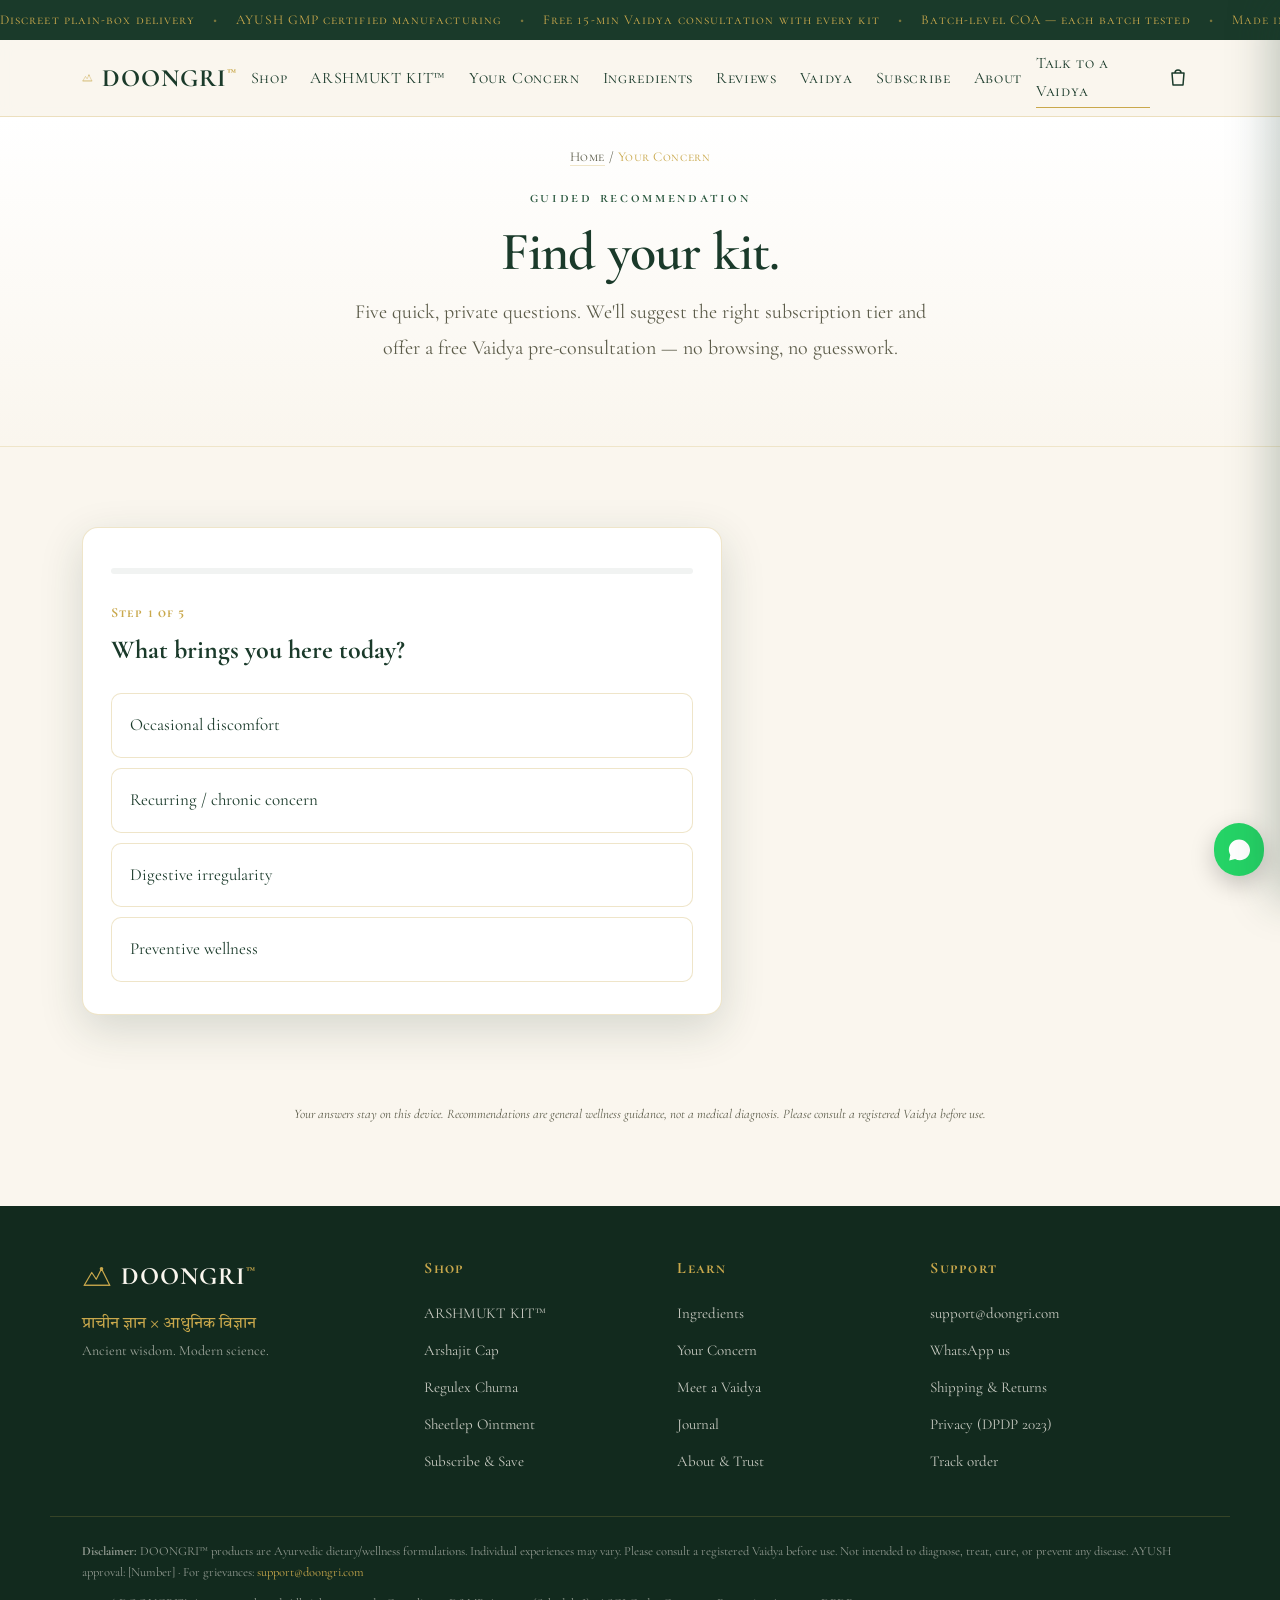
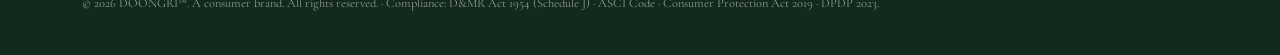
<file: doongri/quiz.html>
<!DOCTYPE html>
<html lang="en" dir="ltr">
<head>
  <meta charset="UTF-8" />
  <meta name="viewport" content="width=device-width, initial-scale=1.0" />
  <meta name="theme-color" content="#1A3A2A" />
  <title>Find Your Kit — Guided Wellness Quiz | DOONGRI™</title>
  <meta name="description" content="Answer 5 quick, private questions and DOONGRI™ will recommend the right ARSHMUKT KIT™ subscription tier — plus a free 15-minute Vaidya pre-consultation." />
  <link rel="preconnect" href="https://fonts.googleapis.com" />
  <link rel="preconnect" href="https://fonts.gstatic.com" crossorigin />
  <link href="https://fonts.googleapis.com/css2?family=Cormorant+Garamond:ital,wght@0,400;0,500;0,600;0,700;1,400;1,500;1,600&family=Tiro+Devanagari+Hindi:ital@0;1&display=swap" rel="stylesheet" />
  <link rel="stylesheet" href="styles.css" />
</head>
<body>
  <a class="skip-link" href="#main">Skip to content</a>
  <main id="main">
    <section class="page-hero center">
      <div class="container">
        <p class="breadcrumb"><a href="index.html">Home</a> / <span>Your Concern</span></p>
        <p class="eyebrow">Guided Recommendation</p>
        <h1 class="page-hero__title">Find your kit.</h1>
        <p class="page-hero__sub">Five quick, private questions. We'll suggest the right subscription tier and offer a free Vaidya pre-consultation — no browsing, no guesswork.</p>
      </div>
    </section>

    <section class="quiz-page">
      <div class="container">
        <div class="quiz-page__card">
          <div class="quiz__progress"><span class="quiz__bar" id="quizBar"></span></div>
          <div class="quiz__stage" id="quizStage"></div>
        </div>
      </div>
    </section>

    <section class="section center" style="padding-top:0">
      <div class="container narrow">
        <p class="results-vary">Your answers stay on this device. Recommendations are general wellness guidance, not a medical diagnosis. Please consult a registered Vaidya before use.</p>
      </div>
    </section>
  </main>

  <script src="app.js" defer></script>
  <script src="quiz.js" defer></script>
  <script>
    document.addEventListener("DOMContentLoaded", function () {
      var D = window.DOONGRI;
      window.DoongriQuiz.init({
        stage: document.getElementById("quizStage"),
        bar: document.getElementById("quizBar"),
        onApply: function (r) { location.href = (D ? D.base : "") + "subscribe.html#" + r.tier; },
        onVaidya: function () { location.href = (D ? D.base : "") + "about.html#vaidya"; }
      });
    });
  </script>
</body>
</html>
</file>
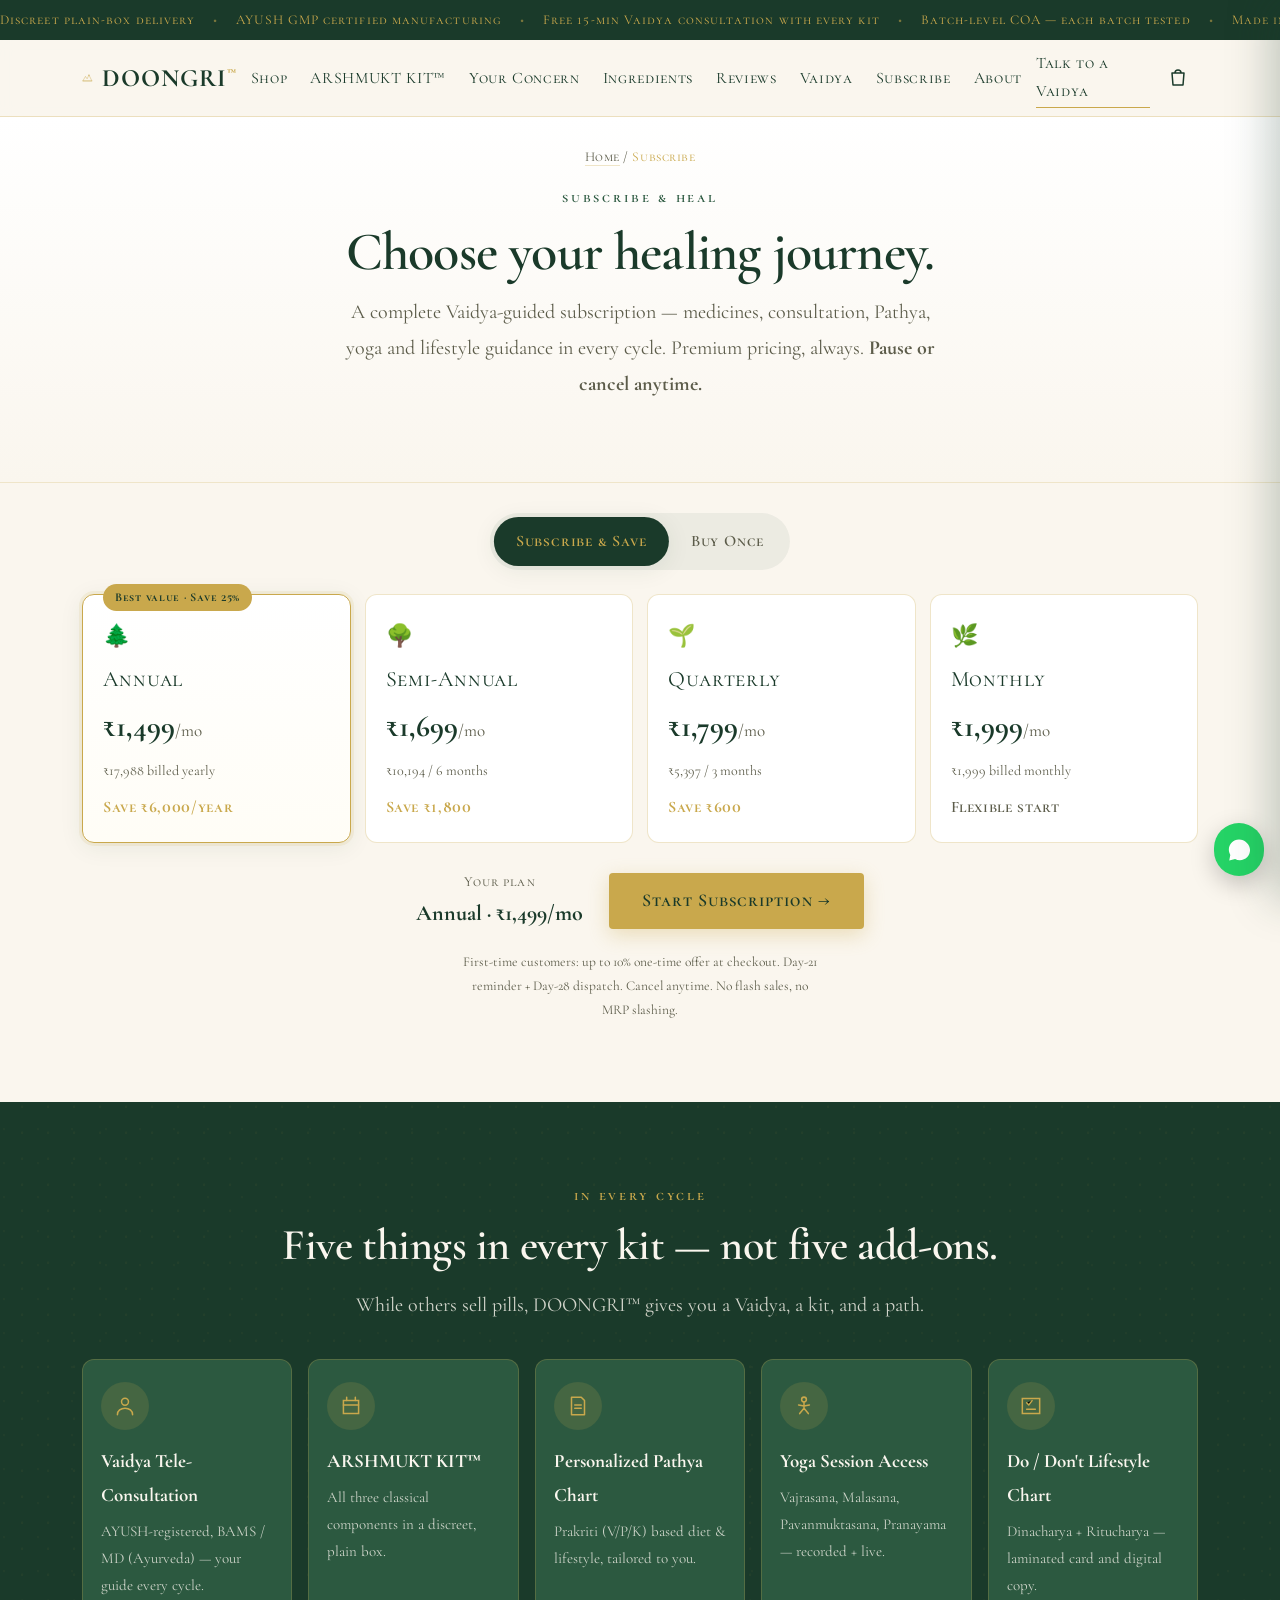
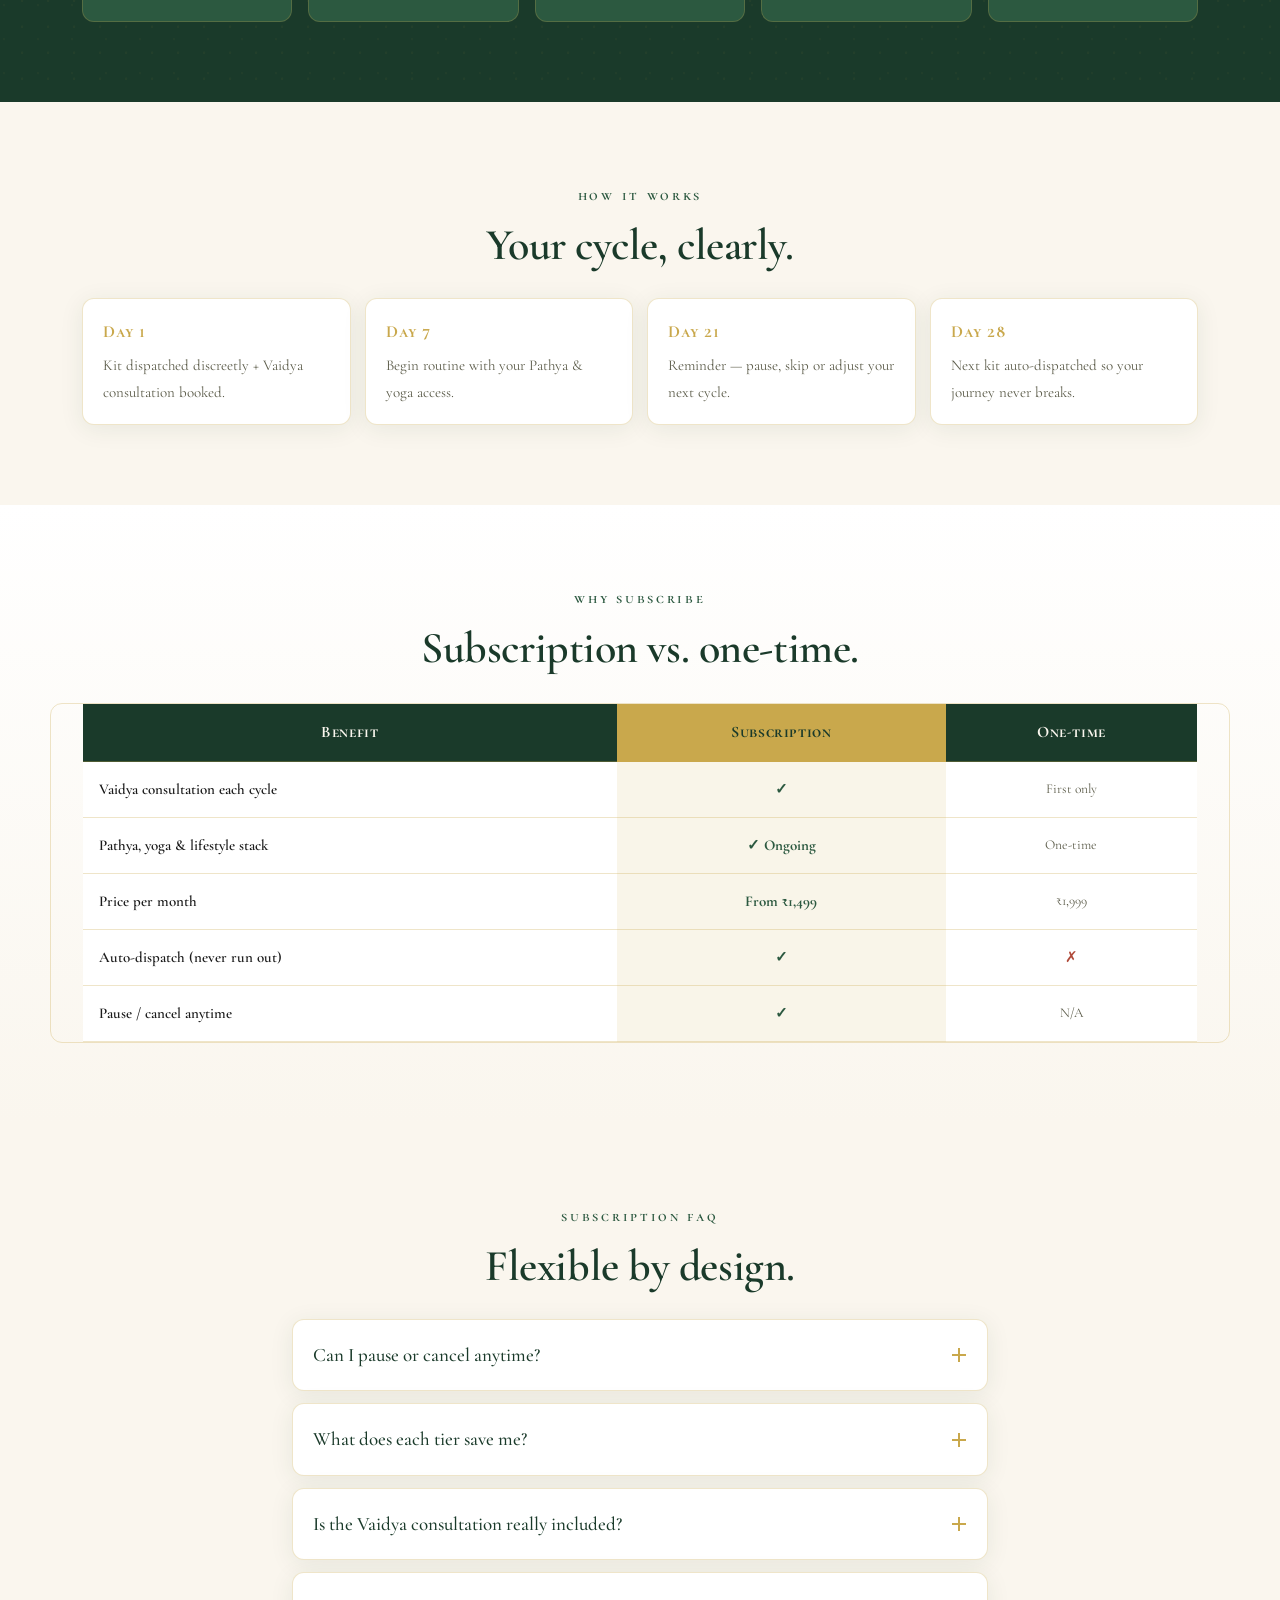
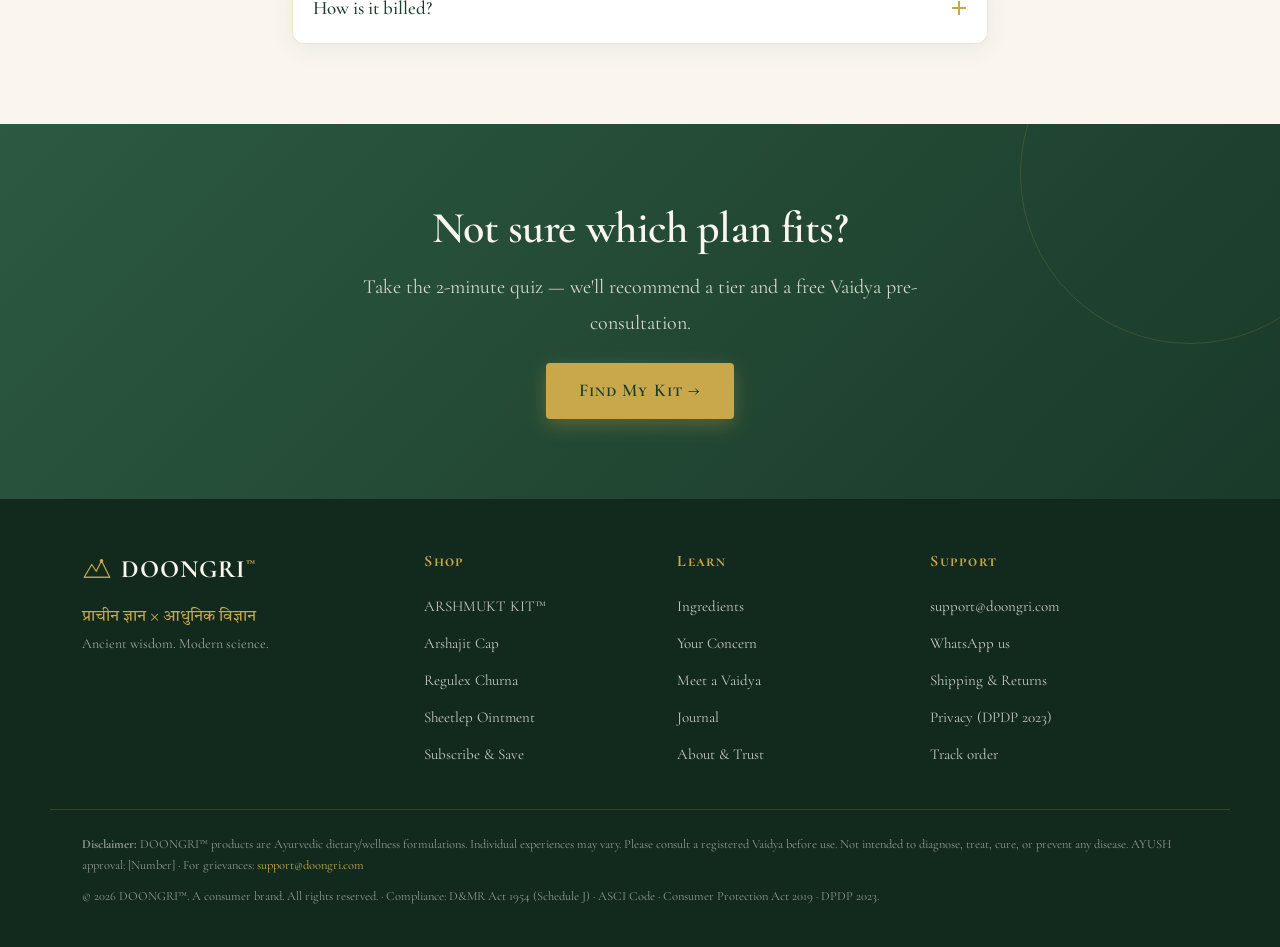
<file: doongri/subscribe.html>
<!DOCTYPE html>
<html lang="en" dir="ltr">
<head>
  <meta charset="UTF-8" />
  <meta name="viewport" content="width=device-width, initial-scale=1.0" />
  <meta name="theme-color" content="#1A3A2A" />
  <title>Subscribe &amp; Heal — Vaidya-Guided Plans | DOONGRI™ ARSHMUKT KIT™</title>
  <meta name="description" content="Choose your DOONGRI™ healing journey: Monthly, Quarterly, Semi-Annual or Annual. Save up to ₹6,000/year. Every plan includes a Vaidya consultation, Pathya chart, yoga access and lifestyle guidance. Pause or cancel anytime." />
  <link rel="preconnect" href="https://fonts.googleapis.com" />
  <link rel="preconnect" href="https://fonts.gstatic.com" crossorigin />
  <link href="https://fonts.googleapis.com/css2?family=Cormorant+Garamond:ital,wght@0,400;0,500;0,600;0,700;1,400;1,500;1,600&family=Tiro+Devanagari+Hindi:ital@0;1&display=swap" rel="stylesheet" />
  <link rel="stylesheet" href="styles.css" />
</head>
<body data-sticky-atc data-atc-name="ARSHMUKT KIT™" data-atc-price="From ₹1,499/mo">
  <a class="skip-link" href="#main">Skip to content</a>
  <main id="main">

    <section class="page-hero center">
      <div class="container">
        <p class="breadcrumb"><a href="index.html">Home</a> / <span>Subscribe</span></p>
        <p class="eyebrow">Subscribe &amp; Heal</p>
        <h1 class="page-hero__title">Choose your healing journey.</h1>
        <p class="page-hero__sub">A complete Vaidya-guided subscription — medicines, consultation, Pathya, yoga and lifestyle guidance in every cycle. Premium pricing, always. <strong>Pause or cancel anytime.</strong></p>
      </div>
    </section>

    <section class="subscribe section" id="subscribe" style="padding-top:0">
      <div class="container plan">
        <div class="plan__toggle" role="tablist" aria-label="Purchase type">
          <button class="plan__mode is-active" id="modeSub" role="tab" aria-selected="true">Subscribe &amp; Save</button>
          <button class="plan__mode" id="modeOnce" role="tab" aria-selected="false">Buy Once</button>
        </div>
        <div class="tiers" id="tiers">
          <label class="tier tier--best is-selected"><input type="radio" name="tier" value="annual" data-monthly="1499" data-total="17988" data-save="6000" checked /><span class="tier__flag">Best value · Save 25%</span><span class="tier__leaf" aria-hidden="true">🌲</span><span class="tier__name">Annual</span><span class="tier__price"><strong>₹1,499</strong>/mo</span><span class="tier__total">₹17,988 billed yearly</span><span class="tier__save">Save ₹6,000/year</span></label>
          <label class="tier"><input type="radio" name="tier" value="semi" data-monthly="1699" data-total="10194" data-save="1800" /><span class="tier__leaf" aria-hidden="true">🌳</span><span class="tier__name">Semi-Annual</span><span class="tier__price"><strong>₹1,699</strong>/mo</span><span class="tier__total">₹10,194 / 6 months</span><span class="tier__save">Save ₹1,800</span></label>
          <label class="tier"><input type="radio" name="tier" value="quarter" data-monthly="1799" data-total="5397" data-save="600" /><span class="tier__leaf" aria-hidden="true">🌱</span><span class="tier__name">Quarterly</span><span class="tier__price"><strong>₹1,799</strong>/mo</span><span class="tier__total">₹5,397 / 3 months</span><span class="tier__save">Save ₹600</span></label>
          <label class="tier"><input type="radio" name="tier" value="monthly" data-monthly="1999" data-total="1999" data-save="0" /><span class="tier__leaf" aria-hidden="true">🌿</span><span class="tier__name">Monthly</span><span class="tier__price"><strong>₹1,999</strong>/mo</span><span class="tier__total">₹1,999 billed monthly</span><span class="tier__save tier__save--muted">Flexible start</span></label>
        </div>
        <div class="plan__cta">
          <div class="plan__summary"><span class="plan__summary-label">Your plan</span><strong id="planSummary">Annual · ₹1,499/mo</strong></div>
          <button class="btn btn--gold btn--lg" id="addKit" data-evt="add_to_cart" data-product="kit" data-noauto>Start Subscription →</button>
        </div>
        <p class="plan__fineprint">First-time customers: up to 10% one-time offer at checkout. Day-21 reminder + Day-28 dispatch. Cancel anytime. No flash sales, no MRP slashing.</p>
      </div>
    </section>

    <!-- INCLUSIONS -->
    <section class="inclusions section section--green">
      <div class="container center">
        <p class="eyebrow eyebrow--gold">In Every Cycle</p>
        <h2 class="section__title light">Five things in every kit — not five add-ons.</h2>
        <p class="lede light">While others sell pills, DOONGRI™ gives you a Vaidya, a kit, and a path.</p>
      </div>
      <div class="container inclusions__grid">
        <div class="inclusion reveal"><span class="inclusion__icon" aria-hidden="true"><svg viewBox="0 0 24 24"><circle cx="12" cy="8" r="3.2" fill="none" stroke="currentColor" stroke-width="1.4"/><path d="M5 20c0-3.6 3.1-6 7-6s7 2.4 7 6" fill="none" stroke="currentColor" stroke-width="1.4" stroke-linecap="round"/></svg></span><h3>Vaidya Tele-Consultation</h3><p>AYUSH-registered, BAMS / MD (Ayurveda) — your guide every cycle.</p></div>
        <div class="inclusion reveal"><span class="inclusion__icon" aria-hidden="true"><svg viewBox="0 0 24 24"><path d="M5 7h14v12H5z" fill="none" stroke="currentColor" stroke-width="1.4"/><path d="M8 4v3M16 4v3M5 11h14" stroke="currentColor" stroke-width="1.4" stroke-linecap="round"/></svg></span><h3>ARSHMUKT KIT™</h3><p>All three classical components in a discreet, plain box.</p></div>
        <div class="inclusion reveal"><span class="inclusion__icon" aria-hidden="true"><svg viewBox="0 0 24 24"><path d="M6 4h9l3 3v13H6z" fill="none" stroke="currentColor" stroke-width="1.4" stroke-linejoin="round"/><path d="M9 11h6M9 14h6" stroke="currentColor" stroke-width="1.4" stroke-linecap="round"/></svg></span><h3>Personalized Pathya Chart</h3><p>Prakriti (V/P/K) based diet &amp; lifestyle, tailored to you.</p></div>
        <div class="inclusion reveal"><span class="inclusion__icon" aria-hidden="true"><svg viewBox="0 0 24 24"><circle cx="12" cy="6" r="2.2" fill="none" stroke="currentColor" stroke-width="1.4"/><path d="M12 8v6m0 0l-4 5m4-5l4 5M7 11l5 1 5-1" fill="none" stroke="currentColor" stroke-width="1.4" stroke-linecap="round" stroke-linejoin="round"/></svg></span><h3>Yoga Session Access</h3><p>Vajrasana, Malasana, Pavanmuktasana, Pranayama — recorded + live.</p></div>
        <div class="inclusion reveal"><span class="inclusion__icon" aria-hidden="true"><svg viewBox="0 0 24 24"><path d="M4 5h16v14H4z" fill="none" stroke="currentColor" stroke-width="1.4"/><path d="M8 9l2 2 3-4M8 15h8" stroke="currentColor" stroke-width="1.4" stroke-linecap="round" stroke-linejoin="round"/></svg></span><h3>Do / Don't Lifestyle Chart</h3><p>Dinacharya + Ritucharya — laminated card and digital copy.</p></div>
      </div>
    </section>

    <!-- TIMELINE -->
    <section class="subscribe section">
      <div class="container timeline" style="margin-top:0">
        <div class="center"><p class="eyebrow">How It Works</p><h2 class="section__title">Your cycle, clearly.</h2></div>
        <ol class="timeline__track" style="margin-top:28px">
          <li class="reveal"><span class="timeline__day">Day 1</span><p>Kit dispatched discreetly + Vaidya consultation booked.</p></li>
          <li class="reveal"><span class="timeline__day">Day 7</span><p>Begin routine with your Pathya &amp; yoga access.</p></li>
          <li class="reveal"><span class="timeline__day">Day 21</span><p>Reminder — pause, skip or adjust your next cycle.</p></li>
          <li class="reveal"><span class="timeline__day">Day 28</span><p>Next kit auto-dispatched so your journey never breaks.</p></li>
        </ol>
      </div>
    </section>

    <!-- SUBSCRIPTION VS ONE-TIME -->
    <section class="compare section section--cream">
      <div class="container center"><p class="eyebrow">Why Subscribe</p><h2 class="section__title">Subscription vs. one-time.</h2></div>
      <div class="container compare__wrap">
        <table class="compare__table">
          <thead><tr><th scope="col">Benefit</th><th scope="col" class="compare__hero">Subscription</th><th scope="col">One-time</th></tr></thead>
          <tbody>
            <tr><th scope="row">Vaidya consultation each cycle</th><td class="yes">✓</td><td class="partial">First only</td></tr>
            <tr><th scope="row">Pathya, yoga &amp; lifestyle stack</th><td class="yes">✓ Ongoing</td><td class="partial">One-time</td></tr>
            <tr><th scope="row">Price per month</th><td class="yes">From ₹1,499</td><td class="partial">₹1,999</td></tr>
            <tr><th scope="row">Auto-dispatch (never run out)</th><td class="yes">✓</td><td class="no">✗</td></tr>
            <tr><th scope="row">Pause / cancel anytime</th><td class="yes">✓</td><td class="partial">N/A</td></tr>
          </tbody>
        </table>
      </div>
    </section>

    <!-- FAQ -->
    <section class="faq section">
      <div class="container narrow">
        <p class="eyebrow center">Subscription FAQ</p>
        <h2 class="section__title center">Flexible by design.</h2>
        <div class="accordion">
          <details class="acc"><summary>Can I pause or cancel anytime?<span class="acc__sign" aria-hidden="true"></span></summary><div class="acc__body"><p>Yes — pause, skip or cancel from your account with no penalties. We send a Day-21 reminder before each Day-28 dispatch.</p></div></details>
          <details class="acc"><summary>What does each tier save me?<span class="acc__sign" aria-hidden="true"></span></summary><div class="acc__body"><p>Quarterly saves ₹600, Semi-Annual ₹1,800, and Annual ₹6,000/year (25%) versus monthly.</p></div></details>
          <details class="acc"><summary>Is the Vaidya consultation really included?<span class="acc__sign" aria-hidden="true"></span></summary><div class="acc__body"><p>Yes — included in every plan, never an extra. Your first 15-minute consultation is free.</p></div></details>
          <details class="acc"><summary>How is it billed?<span class="acc__sign" aria-hidden="true"></span></summary><div class="acc__body"><p>Via UPI, cards, NetBanking or COD through Razorpay / Cashfree. Longer plans are billed up front at the discounted rate.</p></div></details>
        </div>
      </div>
    </section>

    <section class="cta-band section">
      <div class="container cta-band__inner center">
        <h2 class="section__title light">Not sure which plan fits?</h2>
        <p class="lede light">Take the 2-minute quiz — we'll recommend a tier and a free Vaidya pre-consultation.</p>
        <div class="hero__cta center" style="margin-top:22px"><a href="quiz.html" class="btn btn--gold btn--lg" data-evt="quiz_started">Find My Kit →</a></div>
      </div>
    </section>
  </main>

  <script src="app.js" defer></script>
  <script src="home.js" defer></script>
</body>
</html>
</file>
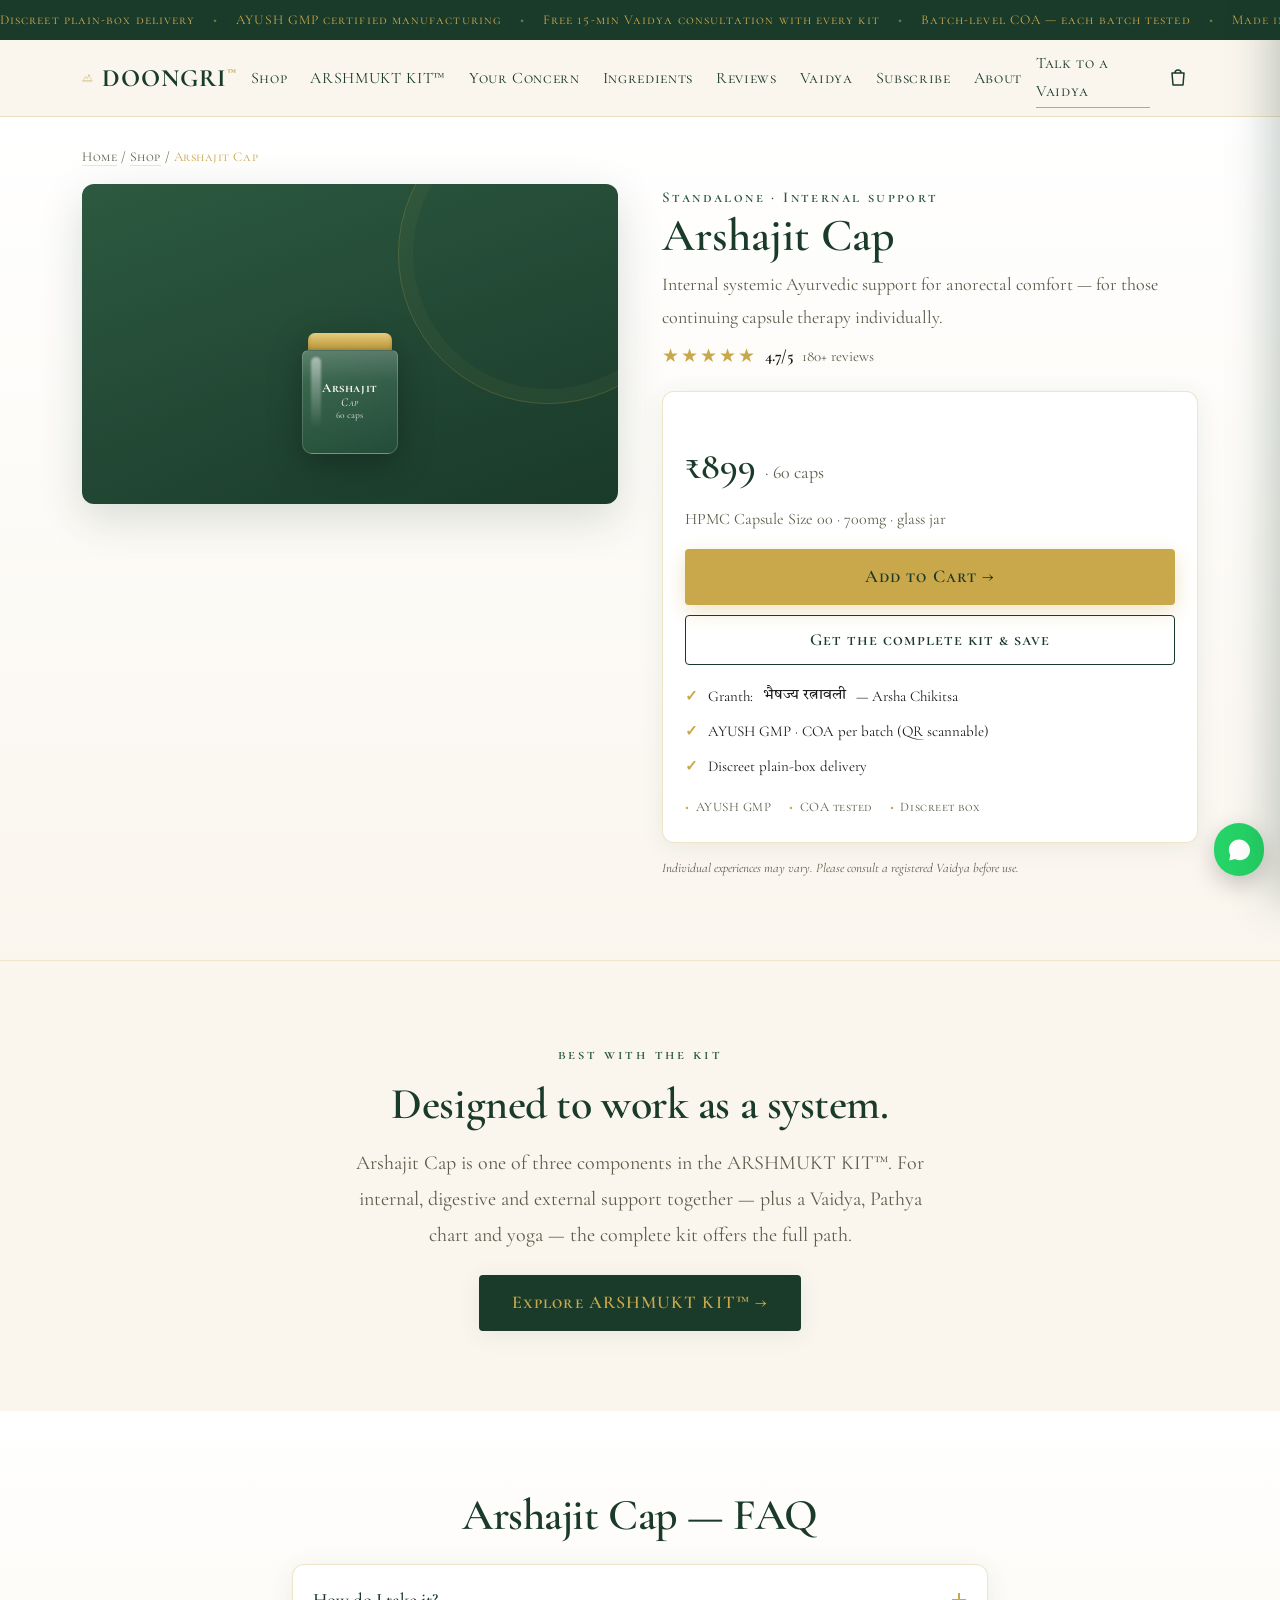
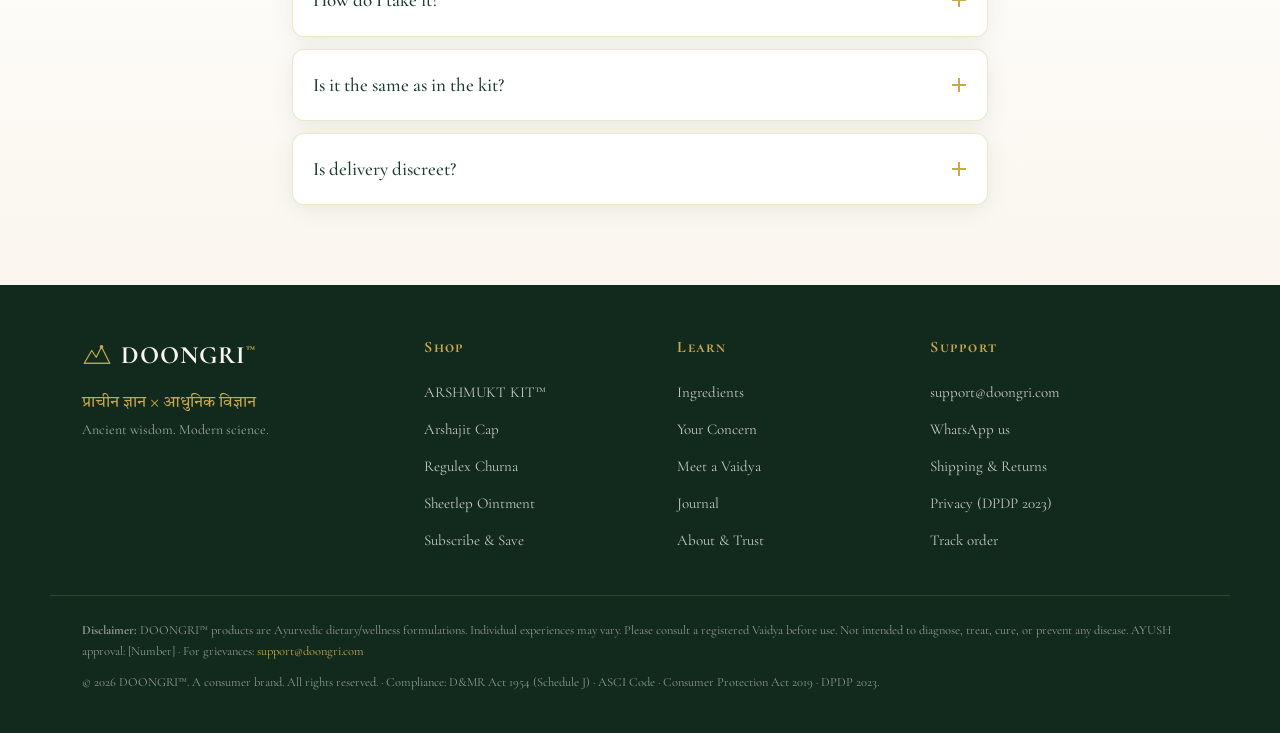
<file: doongri/products/arshajit.html>
<!DOCTYPE html>
<html lang="en" dir="ltr">
<head>
  <meta charset="UTF-8" />
  <meta name="viewport" content="width=device-width, initial-scale=1.0" />
  <meta name="theme-color" content="#1A3A2A" />
  <title>Arshajit Cap — Internal Ayurvedic Support | DOONGRI™</title>
  <meta name="description" content="Arshajit Cap by DOONGRI™ — classical internal systemic Ayurvedic support for anorectal comfort. HPMC Capsule Size 00, 700mg, 60 caps. Granth: Bhaishajya Ratnavali. AYUSH GMP, COA per batch, discreet delivery." />
  <link rel="preconnect" href="https://fonts.googleapis.com" />
  <link rel="preconnect" href="https://fonts.gstatic.com" crossorigin />
  <link href="https://fonts.googleapis.com/css2?family=Cormorant+Garamond:ital,wght@0,400;0,500;0,600;0,700;1,400;1,500;1,600&family=Tiro+Devanagari+Hindi:ital@0;1&display=swap" rel="stylesheet" />
  <link rel="stylesheet" href="../styles.css" />
  <script type="application/ld+json">
  { "@context": "https://schema.org", "@type": "Product", "name": "Arshajit Cap", "brand": { "@type": "Brand", "name": "DOONGRI" }, "description": "Internal systemic Ayurvedic support for anorectal comfort. 60 capsules.", "aggregateRating": { "@type": "AggregateRating", "ratingValue": "4.7", "reviewCount": "180" }, "offers": { "@type": "Offer", "priceCurrency": "INR", "price": "899", "availability": "https://schema.org/InStock" } }
  </script>
</head>
<body>
  <a class="skip-link" href="#main">Skip to content</a>
  <main id="main">
    <section class="page-hero">
      <div class="container">
        <p class="breadcrumb"><a href="../index.html">Home</a> / <a href="../kit.html">Shop</a> / <span>Arshajit Cap</span></p>
        <div class="pdp__grid">
          <div class="pdp__gallery">
            <div class="pdp__stage"><figure class="prod prod--jar prod--cap"><div class="prod__lid"></div><div class="prod__glass"><span class="prod__label">Arshajit<br><em>Cap</em><small>60 caps</small></span></div></figure></div>
          </div>
          <div>
            <p class="kicker">Standalone · Internal support</p>
            <h1 class="pdp__title">Arshajit Cap</h1>
            <p class="pdp__tagline">Internal systemic Ayurvedic support for anorectal comfort — for those continuing capsule therapy individually.</p>
            <div class="pdp__rating"><span class="stars" aria-hidden="true">★★★★★</span><strong>4.7/5</strong><span class="rating__count">180+ reviews</span></div>
            <div class="pdp__buy">
              <p class="pdp__price-row"><span class="pdp__price">₹899 <small>· 60 caps</small></span></p>
              <p class="pdp__mrp">HPMC Capsule Size 00 · 700mg · glass jar</p>
              <div class="pdp__buy-actions">
                <button class="btn btn--gold btn--lg" data-evt="add_to_cart" data-product="arshajit">Add to Cart →</button>
                <a href="../kit.html" class="btn btn--outline" data-evt="comparison_table_viewed">Get the complete kit &amp; save</a>
              </div>
              <ul class="pdp__included">
                <li>Granth: <span lang="hi">भैषज्य रत्नावली</span> — Arsha Chikitsa</li>
                <li>AYUSH GMP · COA per batch (QR scannable)</li>
                <li>Discreet plain-box delivery</li>
              </ul>
              <div class="pdp__trustline"><span>AYUSH GMP</span><span>COA tested</span><span>Discreet box</span></div>
            </div>
            <p class="results-vary" style="margin-top:14px">Individual experiences may vary. Please consult a registered Vaidya before use.</p>
          </div>
        </div>
      </div>
    </section>

    <section class="section">
      <div class="container narrow center">
        <p class="eyebrow">Best With The Kit</p>
        <h2 class="section__title">Designed to work as a system.</h2>
        <p class="lede">Arshajit Cap is one of three components in the ARSHMUKT KIT™. For internal, digestive and external support together — plus a Vaidya, Pathya chart and yoga — the complete kit offers the full path.</p>
        <div class="hero__cta center" style="margin-top:22px"><a href="../kit.html" class="btn btn--primary btn--lg" data-evt="hero_cta_click">Explore ARSHMUKT KIT™ →</a></div>
      </div>
    </section>

    <section class="faq section section--cream">
      <div class="container narrow">
        <h2 class="section__title center">Arshajit Cap — FAQ</h2>
        <div class="accordion" style="margin-top:24px">
          <details class="acc"><summary>How do I take it?<span class="acc__sign" aria-hidden="true"></span></summary><div class="acc__body"><p>Typically with water after meals, as guided by your Vaidya. Please consult a registered Vaidya before use.</p></div></details>
          <details class="acc"><summary>Is it the same as in the kit?<span class="acc__sign" aria-hidden="true"></span></summary><div class="acc__body"><p>Yes — the identical classical formulation, available standalone for repurchase.</p></div></details>
          <details class="acc"><summary>Is delivery discreet?<span class="acc__sign" aria-hidden="true"></span></summary><div class="acc__body"><p>Always — a plain outer box with no brand name visible.</p></div></details>
        </div>
      </div>
    </section>
  </main>
  <script src="../app.js" defer></script>
</body>
</html>
</file>
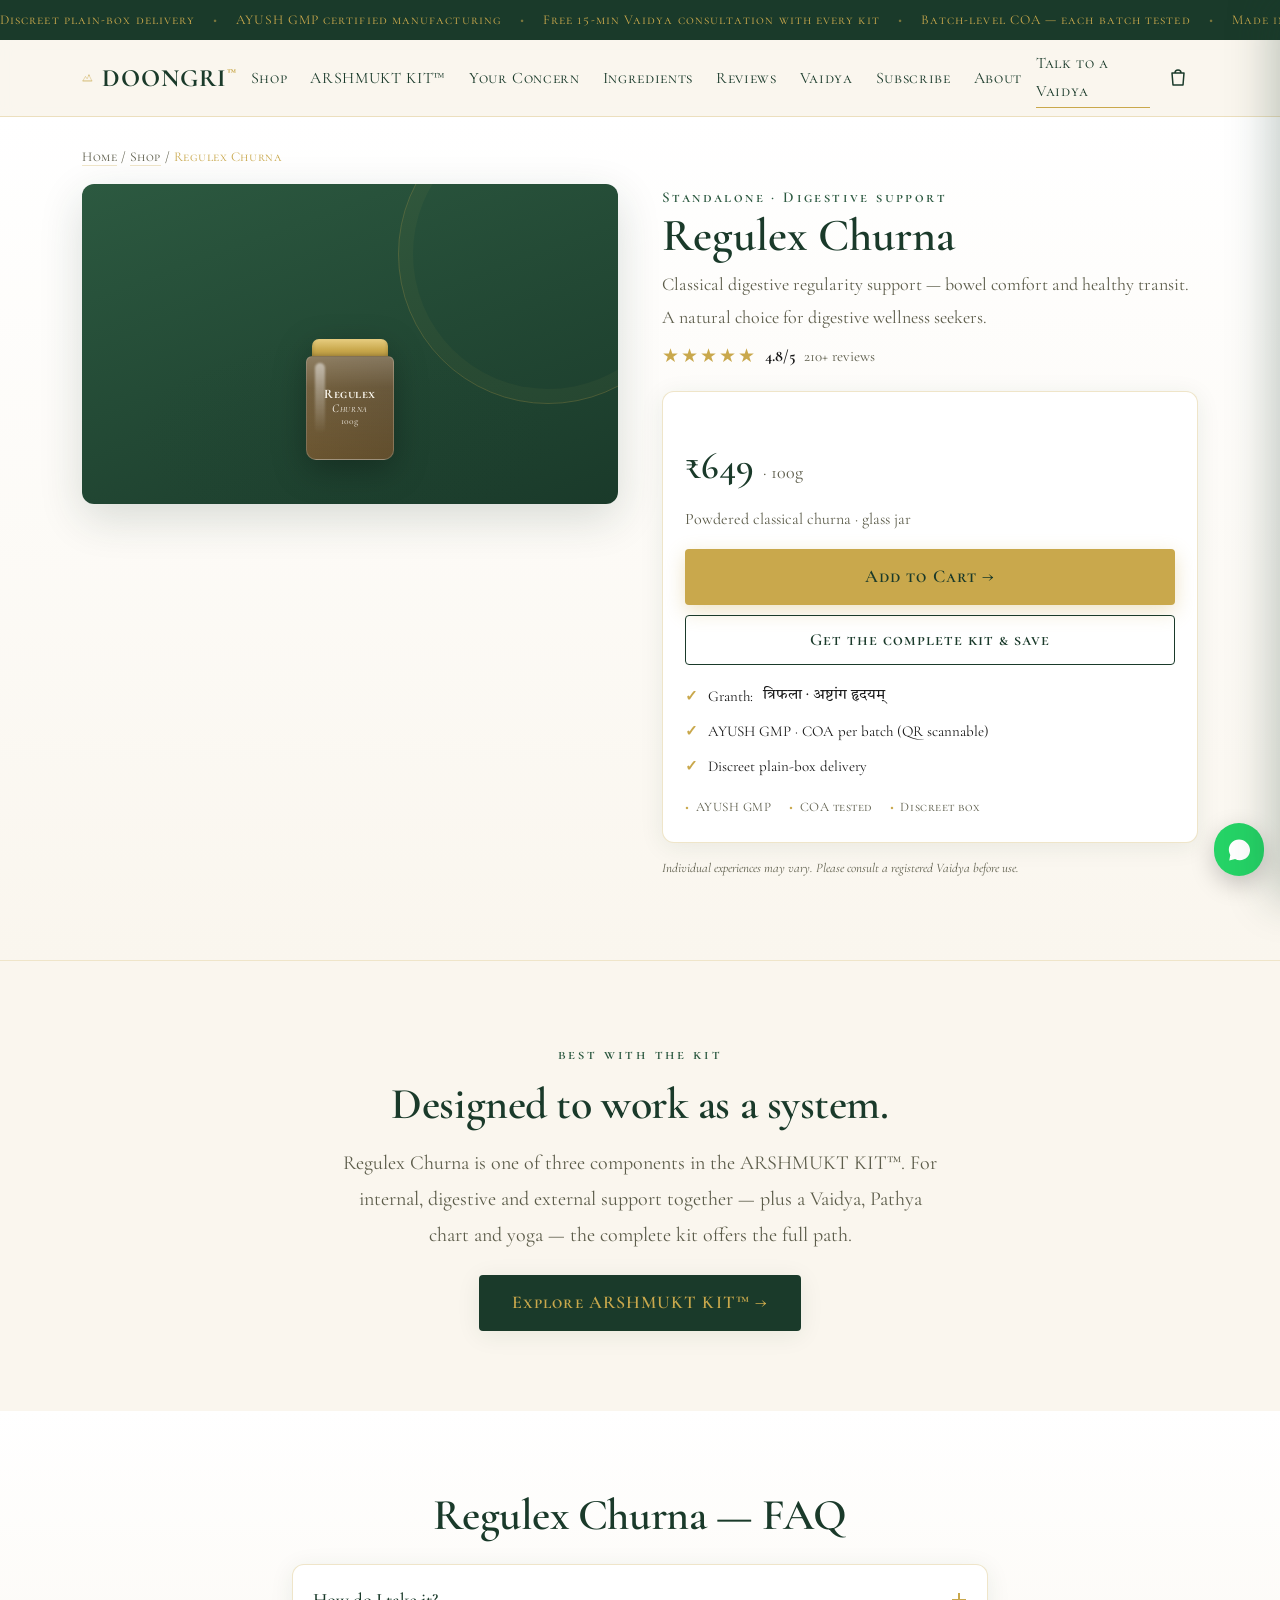
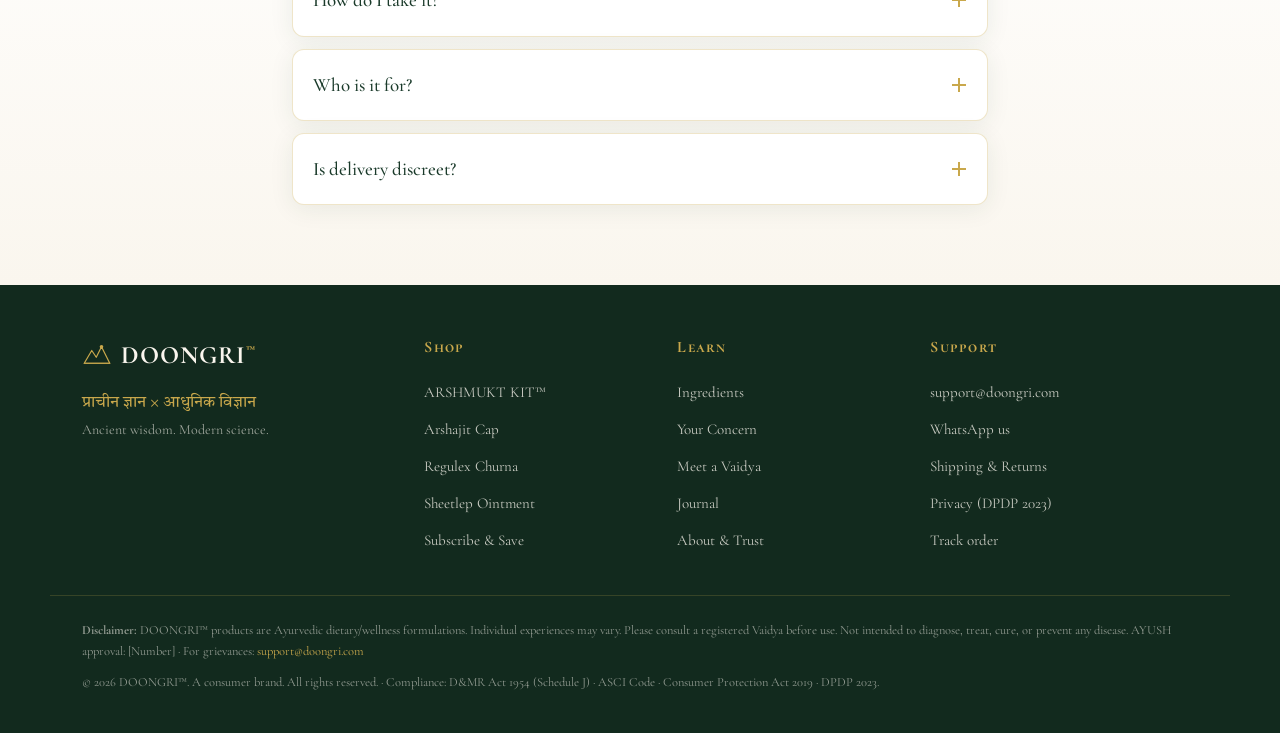
<file: doongri/products/regulex.html>
<!DOCTYPE html>
<html lang="en" dir="ltr">
<head>
  <meta charset="UTF-8" />
  <meta name="viewport" content="width=device-width, initial-scale=1.0" />
  <meta name="theme-color" content="#1A3A2A" />
  <title>Regulex Churna — Digestive Regularity Support | DOONGRI™</title>
  <meta name="description" content="Regulex Churna by DOONGRI™ — classical churna for digestive regularity and bowel comfort. 100g glass jar. Granth: Triphala, Ashtanga Hridayam. AYUSH GMP, COA per batch, discreet delivery." />
  <link rel="preconnect" href="https://fonts.googleapis.com" />
  <link rel="preconnect" href="https://fonts.gstatic.com" crossorigin />
  <link href="https://fonts.googleapis.com/css2?family=Cormorant+Garamond:ital,wght@0,400;0,500;0,600;0,700;1,400;1,500;1,600&family=Tiro+Devanagari+Hindi:ital@0;1&display=swap" rel="stylesheet" />
  <link rel="stylesheet" href="../styles.css" />
  <script type="application/ld+json">
  { "@context": "https://schema.org", "@type": "Product", "name": "Regulex Churna", "brand": { "@type": "Brand", "name": "DOONGRI" }, "description": "Classical digestive regularity support — bowel comfort and healthy transit. 100g.", "aggregateRating": { "@type": "AggregateRating", "ratingValue": "4.8", "reviewCount": "210" }, "offers": { "@type": "Offer", "priceCurrency": "INR", "price": "649", "availability": "https://schema.org/InStock" } }
  </script>
</head>
<body>
  <a class="skip-link" href="#main">Skip to content</a>
  <main id="main">
    <section class="page-hero">
      <div class="container">
        <p class="breadcrumb"><a href="../index.html">Home</a> / <a href="../kit.html">Shop</a> / <span>Regulex Churna</span></p>
        <div class="pdp__grid">
          <div class="pdp__gallery">
            <div class="pdp__stage"><figure class="prod prod--jar prod--churna"><div class="prod__lid"></div><div class="prod__glass"><span class="prod__label">Regulex<br><em>Churna</em><small>100g</small></span></div></figure></div>
          </div>
          <div>
            <p class="kicker">Standalone · Digestive support</p>
            <h1 class="pdp__title">Regulex Churna</h1>
            <p class="pdp__tagline">Classical digestive regularity support — bowel comfort and healthy transit. A natural choice for digestive wellness seekers.</p>
            <div class="pdp__rating"><span class="stars" aria-hidden="true">★★★★★</span><strong>4.8/5</strong><span class="rating__count">210+ reviews</span></div>
            <div class="pdp__buy">
              <p class="pdp__price-row"><span class="pdp__price">₹649 <small>· 100g</small></span></p>
              <p class="pdp__mrp">Powdered classical churna · glass jar</p>
              <div class="pdp__buy-actions">
                <button class="btn btn--gold btn--lg" data-evt="add_to_cart" data-product="regulex">Add to Cart →</button>
                <a href="../kit.html" class="btn btn--outline" data-evt="comparison_table_viewed">Get the complete kit &amp; save</a>
              </div>
              <ul class="pdp__included">
                <li>Granth: <span lang="hi">त्रिफला · अष्टांग हृदयम्</span></li>
                <li>AYUSH GMP · COA per batch (QR scannable)</li>
                <li>Discreet plain-box delivery</li>
              </ul>
              <div class="pdp__trustline"><span>AYUSH GMP</span><span>COA tested</span><span>Discreet box</span></div>
            </div>
            <p class="results-vary" style="margin-top:14px">Individual experiences may vary. Please consult a registered Vaidya before use.</p>
          </div>
        </div>
      </div>
    </section>

    <section class="section">
      <div class="container narrow center">
        <p class="eyebrow">Best With The Kit</p>
        <h2 class="section__title">Designed to work as a system.</h2>
        <p class="lede">Regulex Churna is one of three components in the ARSHMUKT KIT™. For internal, digestive and external support together — plus a Vaidya, Pathya chart and yoga — the complete kit offers the full path.</p>
        <div class="hero__cta center" style="margin-top:22px"><a href="../kit.html" class="btn btn--primary btn--lg" data-evt="hero_cta_click">Explore ARSHMUKT KIT™ →</a></div>
      </div>
    </section>

    <section class="faq section section--cream">
      <div class="container narrow">
        <h2 class="section__title center">Regulex Churna — FAQ</h2>
        <div class="accordion" style="margin-top:24px">
          <details class="acc"><summary>How do I take it?<span class="acc__sign" aria-hidden="true"></span></summary><div class="acc__body"><p>Typically with warm water in the morning before food, as guided by your Vaidya. Please consult a registered Vaidya before use.</p></div></details>
          <details class="acc"><summary>Who is it for?<span class="acc__sign" aria-hidden="true"></span></summary><div class="acc__body"><p>Anyone seeking classical digestive regularity support — a natural cross-sell for constipation-prone or digestive wellness seekers.</p></div></details>
          <details class="acc"><summary>Is delivery discreet?<span class="acc__sign" aria-hidden="true"></span></summary><div class="acc__body"><p>Always — a plain outer box with no brand name visible.</p></div></details>
        </div>
      </div>
    </section>
  </main>
  <script src="../app.js" defer></script>
</body>
</html>
</file>
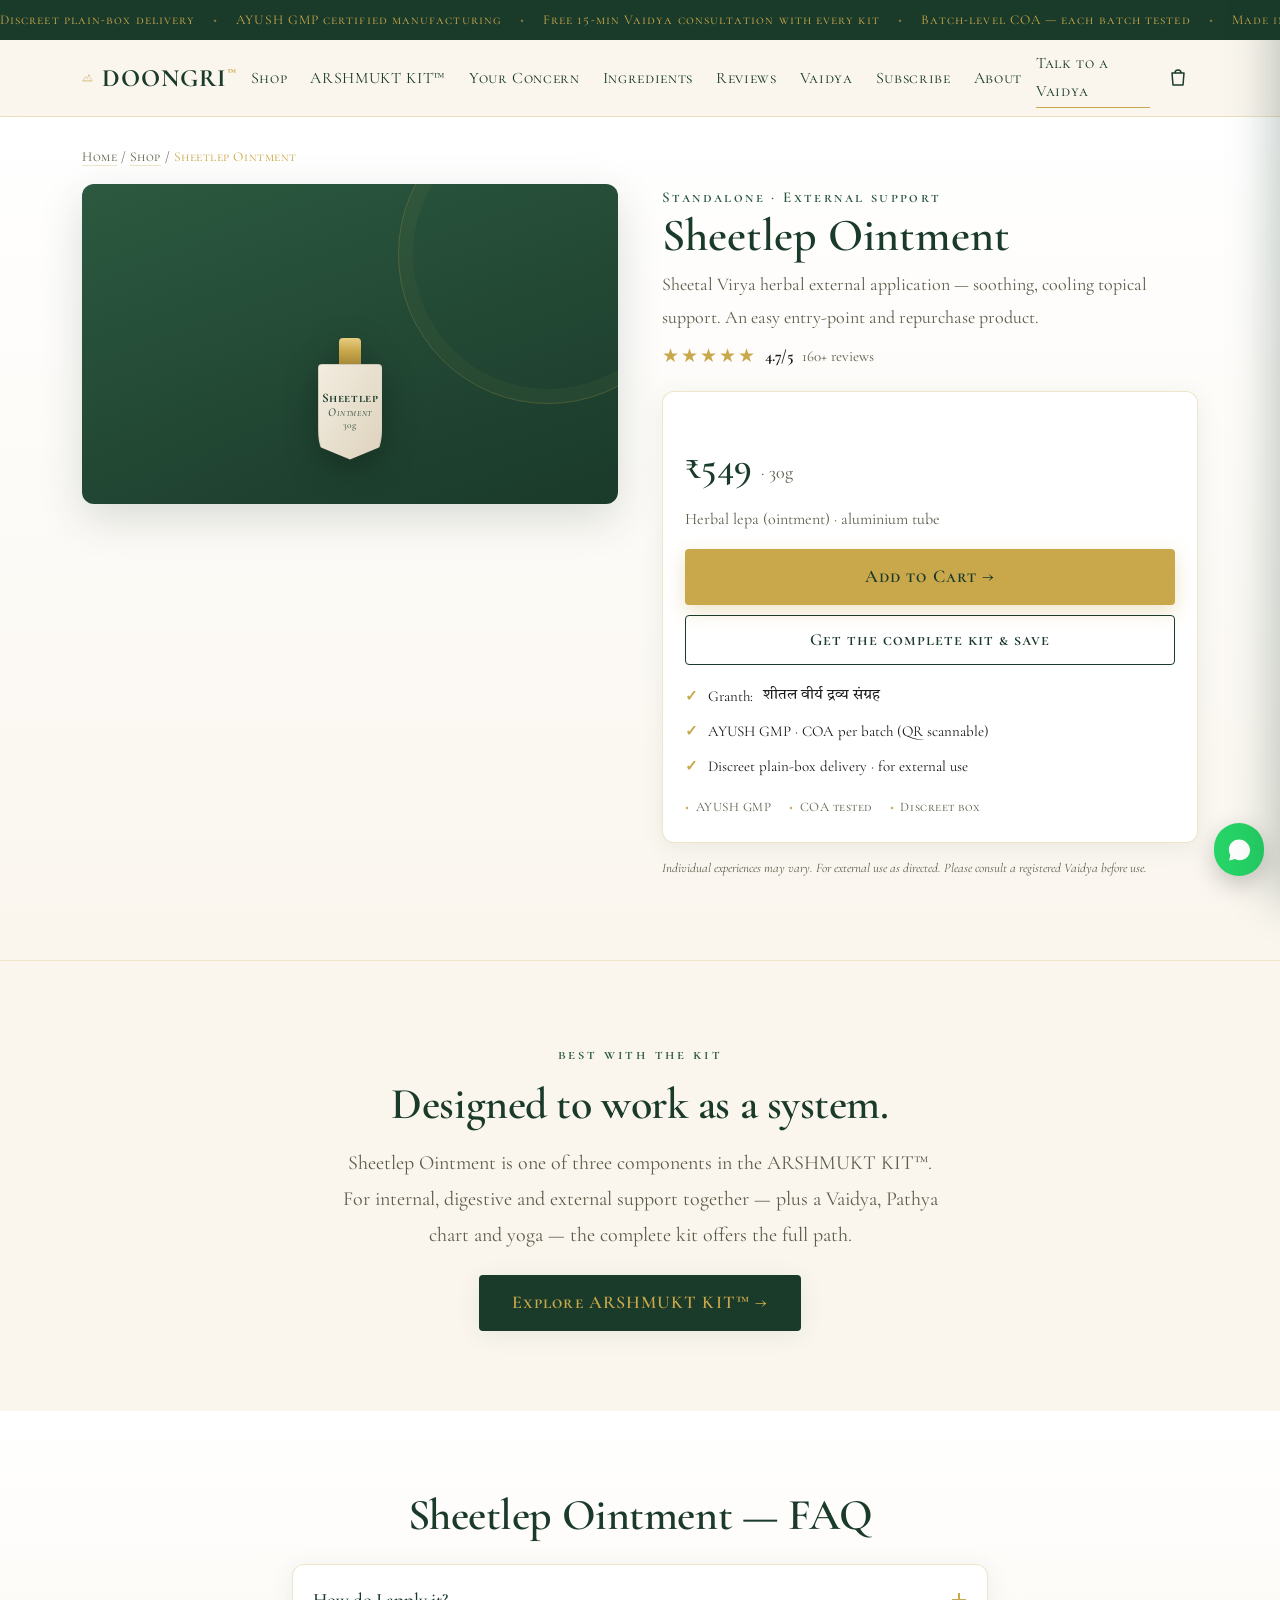
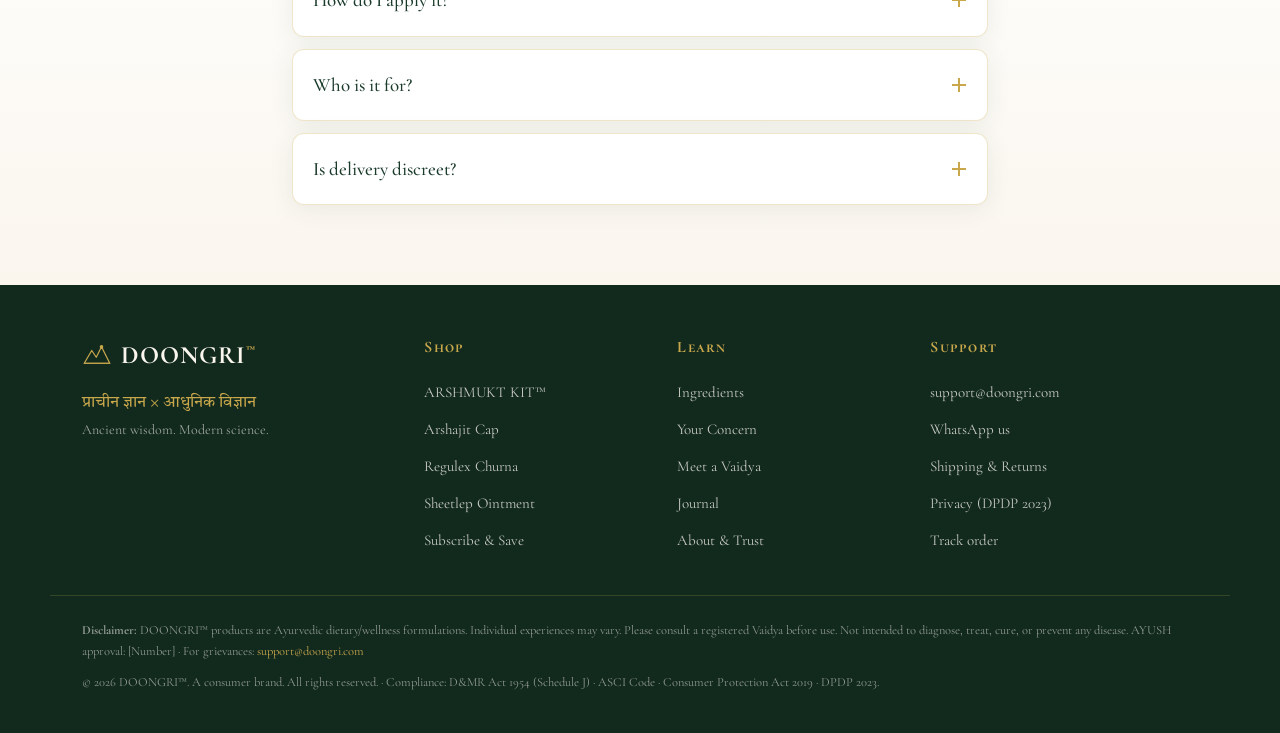
<file: doongri/products/sheetlep.html>
<!DOCTYPE html>
<html lang="en" dir="ltr">
<head>
  <meta charset="UTF-8" />
  <meta name="viewport" content="width=device-width, initial-scale=1.0" />
  <meta name="theme-color" content="#1A3A2A" />
  <title>Sheetlep Ointment — Soothing External Application | DOONGRI™</title>
  <meta name="description" content="Sheetlep Ointment by DOONGRI™ — Sheetal Virya herbal external application for soothing, cooling topical support. 30g aluminium tube. Granth: Sheetal Virya Dravya Sangraha. AYUSH GMP, COA per batch." />
  <link rel="preconnect" href="https://fonts.googleapis.com" />
  <link rel="preconnect" href="https://fonts.gstatic.com" crossorigin />
  <link href="https://fonts.googleapis.com/css2?family=Cormorant+Garamond:ital,wght@0,400;0,500;0,600;0,700;1,400;1,500;1,600&family=Tiro+Devanagari+Hindi:ital@0;1&display=swap" rel="stylesheet" />
  <link rel="stylesheet" href="../styles.css" />
  <script type="application/ld+json">
  { "@context": "https://schema.org", "@type": "Product", "name": "Sheetlep Ointment", "brand": { "@type": "Brand", "name": "DOONGRI" }, "description": "Sheetal Virya herbal external application — soothing, cooling topical support. 30g.", "aggregateRating": { "@type": "AggregateRating", "ratingValue": "4.7", "reviewCount": "160" }, "offers": { "@type": "Offer", "priceCurrency": "INR", "price": "549", "availability": "https://schema.org/InStock" } }
  </script>
</head>
<body>
  <a class="skip-link" href="#main">Skip to content</a>
  <main id="main">
    <section class="page-hero">
      <div class="container">
        <p class="breadcrumb"><a href="../index.html">Home</a> / <a href="../kit.html">Shop</a> / <span>Sheetlep Ointment</span></p>
        <div class="pdp__grid">
          <div class="pdp__gallery">
            <div class="pdp__stage"><figure class="prod prod--tube"><div class="prod__cap"></div><div class="prod__body"><span class="prod__label">Sheetlep<br><em>Ointment</em><small>30g</small></span></div></figure></div>
          </div>
          <div>
            <p class="kicker">Standalone · External support</p>
            <h1 class="pdp__title">Sheetlep Ointment</h1>
            <p class="pdp__tagline">Sheetal Virya herbal external application — soothing, cooling topical support. An easy entry-point and repurchase product.</p>
            <div class="pdp__rating"><span class="stars" aria-hidden="true">★★★★★</span><strong>4.7/5</strong><span class="rating__count">160+ reviews</span></div>
            <div class="pdp__buy">
              <p class="pdp__price-row"><span class="pdp__price">₹549 <small>· 30g</small></span></p>
              <p class="pdp__mrp">Herbal lepa (ointment) · aluminium tube</p>
              <div class="pdp__buy-actions">
                <button class="btn btn--gold btn--lg" data-evt="add_to_cart" data-product="sheetlep">Add to Cart →</button>
                <a href="../kit.html" class="btn btn--outline" data-evt="comparison_table_viewed">Get the complete kit &amp; save</a>
              </div>
              <ul class="pdp__included">
                <li>Granth: <span lang="hi">शीतल वीर्य द्रव्य संग्रह</span></li>
                <li>AYUSH GMP · COA per batch (QR scannable)</li>
                <li>Discreet plain-box delivery · for external use</li>
              </ul>
              <div class="pdp__trustline"><span>AYUSH GMP</span><span>COA tested</span><span>Discreet box</span></div>
            </div>
            <p class="results-vary" style="margin-top:14px">Individual experiences may vary. For external use as directed. Please consult a registered Vaidya before use.</p>
          </div>
        </div>
      </div>
    </section>

    <section class="section">
      <div class="container narrow center">
        <p class="eyebrow">Best With The Kit</p>
        <h2 class="section__title">Designed to work as a system.</h2>
        <p class="lede">Sheetlep Ointment is one of three components in the ARSHMUKT KIT™. For internal, digestive and external support together — plus a Vaidya, Pathya chart and yoga — the complete kit offers the full path.</p>
        <div class="hero__cta center" style="margin-top:22px"><a href="../kit.html" class="btn btn--primary btn--lg" data-evt="hero_cta_click">Explore ARSHMUKT KIT™ →</a></div>
      </div>
    </section>

    <section class="faq section section--cream">
      <div class="container narrow">
        <h2 class="section__title center">Sheetlep Ointment — FAQ</h2>
        <div class="accordion" style="margin-top:24px">
          <details class="acc"><summary>How do I apply it?<span class="acc__sign" aria-hidden="true"></span></summary><div class="acc__body"><p>Apply externally as directed, typically in the evening, as guided by your Vaidya. For external use only. Please consult a registered Vaidya before use.</p></div></details>
          <details class="acc"><summary>Who is it for?<span class="acc__sign" aria-hidden="true"></span></summary><div class="acc__body"><p>An entry-point for those seeking soothing, cooling topical support, and an easy repurchase for existing kit users.</p></div></details>
          <details class="acc"><summary>Is delivery discreet?<span class="acc__sign" aria-hidden="true"></span></summary><div class="acc__body"><p>Always — a plain outer box with no brand name visible.</p></div></details>
        </div>
      </div>
    </section>
  </main>
  <script src="../app.js" defer></script>
</body>
</html>
</file>
<file: doongri/styles.css>
/* =====================================================================
   DOONGRI™ — D2C Ayurvedic Wellness · Homepage
   Design system LOCKED per brand brief. Mobile-first.
   ===================================================================== */

:root {
  /* Color tokens (LOCKED) */
  --color-primary: #1A3A2A;      /* Deep Forest Green */
  --color-accent: #C9A84C;       /* Ayurvedic Gold */
  --color-background: #FAF6EE;   /* Vedic Cream */
  --color-secondary: #2C5940;    /* Forest Mid */
  --color-text-dark: #1A1A1A;
  --color-text-muted: #5C5C4A;
  --color-border: rgba(201, 168, 76, 0.3);
  --gold-soft: rgba(201, 168, 76, 0.12);
  --green-soft: rgba(26, 58, 42, 0.06);

  /* Type */
  --font-display: 'Cormorant Garamond', Georgia, serif;
  --font-devanagari: 'Tiro Devanagari Hindi', 'Cormorant Garamond', serif;
  --font-size-hero: clamp(34px, 7vw, 66px);
  --font-size-h2: clamp(26px, 4.4vw, 44px);
  --font-size-body: 16px;
  --line-height-body: 1.8;

  /* Spacing & shape */
  --spacing-section: 48px;        /* mobile */
  --border-radius-card: 12px;
  --border-radius-button: 4px;
  --shadow-card: 0 4px 24px rgba(26, 58, 42, 0.08);
  --shadow-lift: 0 14px 44px rgba(26, 58, 42, 0.16);

  /* Motion */
  --animation-duration: 400ms;
  --animation-easing: cubic-bezier(0.25, 0.46, 0.45, 0.94);

  --header-h: 64px;
  --maxw: 1180px;
}

@media (min-width: 900px) {
  :root { --spacing-section: 80px; --header-h: 76px; }
}

/* ----------------------------- Reset ----------------------------- */
*, *::before, *::after { box-sizing: border-box; }
* { margin: 0; }
html { scroll-behavior: smooth; scroll-padding-top: calc(var(--header-h) + 16px); -webkit-text-size-adjust: 100%; }

body {
  font-family: var(--font-display);
  font-size: var(--font-size-body);
  line-height: var(--line-height-body);
  color: var(--color-text-dark);
  background: var(--color-background);
  -webkit-font-smoothing: antialiased;
  overflow-x: hidden;
}

img, svg { max-width: 100%; display: block; }
button { font: inherit; cursor: pointer; color: inherit; }
a { color: inherit; text-decoration: none; }
:lang(hi) { font-family: var(--font-devanagari); line-height: 1.7; }

::selection { background: var(--color-accent); color: #fff; }

/* Focus visibility (a11y) */
:focus-visible {
  outline: 3px solid var(--color-accent);
  outline-offset: 2px;
  border-radius: 3px;
}

.sr-only, .skip-link {
  position: absolute; width: 1px; height: 1px; padding: 0; margin: -1px;
  overflow: hidden; clip: rect(0 0 0 0); white-space: nowrap; border: 0;
}
.skip-link:focus {
  position: fixed; top: 10px; left: 10px; width: auto; height: auto;
  clip: auto; z-index: 2000; background: var(--color-primary); color: #fff;
  padding: 10px 16px; border-radius: 4px;
}

/* ----------------------------- Layout ----------------------------- */
.container { width: 100%; max-width: var(--maxw); margin-inline: auto; padding-inline: 20px; }
@media (min-width: 700px) { .container { padding-inline: 32px; } }
.narrow { max-width: 760px; }
.center { text-align: center; }
.section { padding-block: var(--spacing-section); }
.gold { color: var(--color-accent); }
.light { color: var(--color-background); }

.section__title {
  font-size: var(--font-size-h2);
  font-weight: 600;
  line-height: 1.12;
  letter-spacing: -0.01em;
  color: var(--color-primary);
}
.section__title.light { color: var(--color-background); }

.eyebrow {
  font-variant: small-caps;
  letter-spacing: 0.18em;
  text-transform: lowercase;
  font-weight: 600;
  font-size: 15px;
  color: var(--color-secondary);
  margin-bottom: 12px;
}
.eyebrow--gold { color: var(--color-accent); }

.lede { font-size: clamp(17px, 2.2vw, 20px); color: var(--color-text-muted); max-width: 60ch; margin: 16px auto 0; }
.center .lede { margin-inline: auto; }
.lede.light { color: rgba(250, 246, 238, 0.82); }

.section--green { background: var(--color-primary); color: var(--color-background); position: relative; }
.section--cream { background: linear-gradient(180deg, #fff 0%, var(--color-background) 100%); }

/* Mandala/yantra watermark on green sections */
.section--green::before {
  content: ""; position: absolute; inset: 0; pointer-events: none; opacity: 0.5;
  background-image: radial-gradient(circle at 85% 18%, rgba(201,168,76,0.10) 0 1px, transparent 1.5px),
                    radial-gradient(circle at 12% 80%, rgba(201,168,76,0.08) 0 1px, transparent 1.5px);
  background-size: 26px 26px, 34px 34px;
}

/* ----------------------------- Buttons ----------------------------- */
.btn {
  display: inline-flex; align-items: center; gap: 8px;
  justify-content: center;
  font-variant: small-caps; letter-spacing: 0.06em; font-weight: 600;
  font-size: 17px;
  padding: 14px 26px; min-height: 48px;
  border: 1.5px solid transparent; border-radius: var(--border-radius-button);
  transition: transform var(--animation-duration) var(--animation-easing),
              background var(--animation-duration) var(--animation-easing),
              box-shadow var(--animation-duration) var(--animation-easing),
              color var(--animation-duration) var(--animation-easing);
  text-align: center; line-height: 1.2;
}
.btn:hover { transform: scale(1.02); }
.btn:active { transform: scale(0.99); }
.btn--lg { padding: 16px 32px; min-height: 54px; font-size: 18px; }
.btn--sm { padding: 10px 16px; min-height: 44px; font-size: 15px; }
.btn--block { width: 100%; }

.btn--primary { background: var(--color-primary); color: var(--color-accent); box-shadow: var(--shadow-card); }
.btn--primary:hover { background: #142e21; box-shadow: var(--shadow-lift); }

.btn--gold { background: var(--color-accent); color: var(--color-primary); box-shadow: 0 6px 20px rgba(201,168,76,0.32); }
.btn--gold:hover { background: #d8b85e; }

.btn--outline { background: transparent; border-color: var(--color-primary); color: var(--color-primary); }
.btn--outline:hover { background: var(--color-primary); color: var(--color-accent); }

.btn--ghost { background: transparent; border-color: var(--color-accent); color: var(--color-primary); }
.btn--ghost:hover { background: var(--gold-soft); }
.btn--ghost-light { color: var(--color-background); border-color: rgba(250,246,238,0.5); }
.btn--ghost-light:hover { background: rgba(250,246,238,0.1); }

/* CTA pulse (3x then stops via JS class removal) */
.btn--pulse.is-pulsing { animation: pulse 1.4s var(--animation-easing) 3; }
@keyframes pulse {
  0%, 100% { box-shadow: 0 0 0 0 rgba(201,168,76,0.0), var(--shadow-card); }
  40% { box-shadow: 0 0 0 12px rgba(201,168,76,0.18), var(--shadow-lift); }
}

/* ----------------------------- Announcement ----------------------------- */
.announce { background: var(--color-primary); color: var(--color-accent); overflow: hidden; font-variant: small-caps; letter-spacing: 0.08em; font-size: 13.5px; }
.announce__track { display: flex; gap: 18px; align-items: center; white-space: nowrap; padding: 8px 0; width: max-content; animation: marquee 34s linear infinite; }
.announce__dot { opacity: 0.55; }
@keyframes marquee { from { transform: translateX(0); } to { transform: translateX(-50%); } }

/* ----------------------------- Header ----------------------------- */
.header {
  position: sticky; top: 0; z-index: 900;
  background: rgba(250, 246, 238, 0.86);
  backdrop-filter: blur(10px);
  border-bottom: 1px solid var(--color-border);
  transition: box-shadow .3s ease;
}
.header.is-scrolled { box-shadow: 0 2px 18px rgba(26,58,42,0.08); }
.header__inner { display: flex; align-items: center; justify-content: space-between; gap: 12px; min-height: var(--header-h); }

.brand { display: inline-flex; align-items: center; gap: 9px; color: var(--color-primary); }
.brand__mark { width: 30px; height: 30px; color: var(--color-accent); }
.brand__name { font-size: 25px; font-weight: 700; letter-spacing: 0.04em; font-variant: small-caps; }
.brand__name sup { font-size: 0.5em; color: var(--color-accent); }
.brand--light { color: var(--color-background); }

.nav { display: none; }
.nav a { font-variant: small-caps; letter-spacing: 0.04em; font-size: 16px; white-space: nowrap; color: var(--color-primary); padding: 6px 2px; position: relative; }
.nav a::after { content: ""; position: absolute; left: 0; bottom: 0; height: 1.5px; width: 0; background: var(--color-accent); transition: width .3s ease; }
.nav a:hover::after, .nav a:focus-visible::after { width: 100%; }

.header__actions { display: flex; align-items: center; gap: 8px; }
.header__vaidya { display: none; font-variant: small-caps; letter-spacing: 0.04em; color: var(--color-primary); border-bottom: 1.5px solid var(--color-accent); padding-bottom: 1px; }
.cart-btn { position: relative; width: 44px; height: 44px; display: grid; place-items: center; color: var(--color-primary); background: transparent; border: none; }
.cart-btn svg { width: 24px; height: 24px; }
.cart-count { position: absolute; top: 3px; right: 1px; background: var(--color-accent); color: var(--color-primary); font-size: 11px; font-weight: 700; min-width: 18px; height: 18px; border-radius: 9px; display: grid; place-items: center; padding: 0 4px; font-variant: normal; }

.nav-toggle { width: 44px; height: 44px; display: grid; place-content: center; gap: 5px; background: transparent; border: none; }
.nav-toggle span { display: block; width: 24px; height: 2px; background: var(--color-primary); transition: transform .3s ease, opacity .3s ease; }
.nav-toggle[aria-expanded="true"] span:nth-child(1) { transform: translateY(7px) rotate(45deg); }
.nav-toggle[aria-expanded="true"] span:nth-child(2) { opacity: 0; }
.nav-toggle[aria-expanded="true"] span:nth-child(3) { transform: translateY(-7px) rotate(-45deg); }

.nav-overlay { position: fixed; inset: 0; background: rgba(26,58,42,0.4); z-index: 850; }

/* Mobile nav drawer */
@media (max-width: 899px) {
  .nav {
    position: fixed; top: 0; right: 0; bottom: 0; width: min(82vw, 340px);
    background: var(--color-background); z-index: 880;
    flex-direction: column; gap: 4px; padding: calc(var(--header-h) + 20px) 26px 26px;
    transform: translateX(100%); transition: transform .35s var(--animation-easing);
    box-shadow: -10px 0 40px rgba(26,58,42,0.2); display: flex;
    border-left: 1px solid var(--color-border);
  }
  .nav.is-open { transform: translateX(0); }
  .nav a { font-size: 22px; padding: 12px 0; border-bottom: 1px solid var(--color-border); }
}

@media (min-width: 900px) {
  .nav { display: flex; gap: clamp(10px, 1.3vw, 20px); align-items: center; }
  .nav-toggle { display: none; }
}
@media (min-width: 1160px) {
  .header__vaidya { display: inline-block; }
  .nav { gap: clamp(14px, 1.5vw, 22px); }
}

/* ----------------------------- Hero ----------------------------- */
.hero { position: relative; overflow: hidden; padding-block: 36px 8px; }
.hero__bg {
  position: absolute; inset: 0; z-index: 0;
  background:
    radial-gradient(120% 90% at 100% 0%, rgba(44,89,64,0.12) 0%, transparent 55%),
    radial-gradient(80% 80% at 0% 100%, var(--gold-soft) 0%, transparent 50%);
}
/* faint yantra grid */
.hero__bg::after {
  content: ""; position: absolute; inset: 0; opacity: .5;
  background-image:
    linear-gradient(var(--color-border) 1px, transparent 1px),
    linear-gradient(90deg, var(--color-border) 1px, transparent 1px);
  background-size: 44px 44px; mask-image: radial-gradient(70% 60% at 70% 30%, #000 0%, transparent 70%);
  -webkit-mask-image: radial-gradient(70% 60% at 70% 30%, #000 0%, transparent 70%);
}
.hero__inner { position: relative; z-index: 1; display: grid; gap: 28px; padding-block: 16px 28px; }

.kicker { font-variant: small-caps; letter-spacing: 0.16em; color: var(--color-secondary); font-weight: 600; font-size: 15px; }
.hero__title { font-size: var(--font-size-hero); font-weight: 600; line-height: 1.04; letter-spacing: -0.015em; color: var(--color-primary); margin-top: 10px; }
.hero__shloka { font-family: var(--font-devanagari); font-size: clamp(17px, 2.6vw, 22px); color: var(--color-secondary); margin-top: 14px; font-style: italic; }
.hero__sub { font-size: clamp(16px, 2vw, 19px); color: var(--color-text-muted); margin-top: 14px; max-width: 52ch; }

.rating { display: flex; align-items: center; gap: 10px; margin-top: 18px; flex-wrap: wrap; }
.stars { color: var(--color-accent); letter-spacing: 2px; font-size: 19px; }
.stars.sm { font-size: 14px; letter-spacing: 1px; }
.rating strong { font-size: 18px; color: var(--color-primary); }
.rating__count { color: var(--color-text-muted); font-size: 15px; }

.hero__cta { display: flex; flex-wrap: wrap; gap: 12px; margin-top: 24px; }
.hero__cta.center { justify-content: center; }

.hero__badges { list-style: none; padding: 0; display: grid; grid-template-columns: repeat(2, 1fr); gap: 10px 14px; margin-top: 28px; }
.hero__badges li { display: flex; align-items: center; gap: 8px; font-variant: small-caps; letter-spacing: 0.04em; font-size: 15px; color: var(--color-primary); font-weight: 600; }
.hero__badges .i { width: 22px; height: 22px; color: var(--color-accent); flex: none; }

/* Hero product shot */
.hero__product { display: flex; flex-direction: column; align-items: center; gap: 16px; }
.kit-shot {
  position: relative; width: min(440px, 92%); aspect-ratio: 4/3;
  display: flex; align-items: flex-end; justify-content: center; gap: 14px;
  background:
    radial-gradient(60% 50% at 50% 78%, rgba(26,58,42,0.10), transparent 70%),
    linear-gradient(160deg, var(--color-secondary), var(--color-primary));
  border-radius: 18px; padding: 26px 18px 30px;
  box-shadow: var(--shadow-lift); overflow: hidden; will-change: transform;
}
.kit-shot::before { /* mandala ring */
  content: ""; position: absolute; width: 320px; height: 320px; top: -90px; right: -90px;
  border-radius: 50%; border: 1px solid rgba(201,168,76,0.25);
  box-shadow: 0 0 0 18px rgba(201,168,76,0.06), inset 0 0 0 16px rgba(201,168,76,0.05);
}
.kit-badge {
  position: absolute; bottom: 12px; left: 50%; transform: translateX(-50%);
  font-variant: small-caps; letter-spacing: 0.12em; font-weight: 700; font-size: 13px;
  color: var(--color-primary); background: var(--color-accent);
  padding: 4px 14px; border-radius: 40px; white-space: nowrap;
}
.hero__offer { font-size: 15px; color: var(--color-text-muted); text-align: center; }
.hero__offer span { display: inline-block; font-weight: 700; color: var(--color-primary); font-variant: small-caps; letter-spacing: 0.05em; }

/* ---- CSS product mockups (jars + tube) ---- */
.prod { position: relative; filter: drop-shadow(0 10px 16px rgba(0,0,0,0.28)); }
.prod--jar { width: 88px; }
.prod--jar.prod--cap { width: 96px; transform: translateY(-6px); }
.prod--jar .prod__lid {
  height: 20px; margin: 0 6px; border-radius: 7px 7px 3px 3px;
  background: linear-gradient(180deg, #e7cd80, var(--color-accent) 55%, #a98a3a);
  box-shadow: inset 0 -3px 4px rgba(0,0,0,0.2);
}
.prod__glass {
  position: relative; height: 104px; margin-top: -3px; border-radius: 6px 6px 10px 10px;
  background: linear-gradient(180deg, rgba(255,255,255,0.22), rgba(255,255,255,0.06) 30%, rgba(26,58,42,0.16)),
              linear-gradient(120deg, #2f5e44, #25503a);
  border: 1px solid rgba(255,255,255,0.18);
  display: flex; align-items: center; justify-content: center;
  overflow: hidden;
}
.prod--churna .prod__glass { background: linear-gradient(180deg, rgba(255,255,255,0.22), rgba(255,255,255,0.05) 30%, rgba(120,90,40,0.25)), linear-gradient(120deg, #6f5a36, #5a4a2e); }
.prod__glass::after { content: ""; position: absolute; top: 6px; left: 8px; width: 10px; height: 70%; border-radius: 8px; background: linear-gradient(180deg, rgba(255,255,255,0.5), transparent); filter: blur(1px); }

.prod--tube { width: 64px; }
.prod--tube .prod__cap { height: 26px; width: 22px; margin: 0 auto; border-radius: 4px 4px 0 0; background: linear-gradient(180deg, #e7cd80, var(--color-accent), #a98a3a); }
.prod--tube .prod__body {
  position: relative; height: 96px; border-radius: 4px 4px 14px 14px / 4px 4px 30px 30px;
  background: linear-gradient(120deg, #f3ede0, #ddd2bd);
  border: 1px solid rgba(0,0,0,0.08); display: flex; align-items: center; justify-content: center;
  clip-path: polygon(0 0,100% 0,100% 86%,50% 100%,0 86%);
}
.prod__label { text-align: center; font-variant: small-caps; letter-spacing: 0.04em; line-height: 1.05; font-size: 13px; font-weight: 700; }
.prod--jar .prod__label, .prod--churna .prod__label { color: var(--color-background); }
.prod--tube .prod__label { color: var(--color-primary); }
.prod__label em { display: block; font-style: italic; font-weight: 500; font-size: 12px; opacity: 0.9; }
.prod__label small { display: block; font-variant: normal; font-weight: 500; font-size: 9.5px; opacity: 0.78; margin-top: 3px; letter-spacing: 0; }
.prod.sm { transform: none; }
.prod.sm.prod--jar { width: 78px; }
.prod.sm.prod--tube { width: 58px; }

@media (min-width: 900px) {
  .hero__inner { grid-template-columns: 1.05fr 1fr; align-items: center; gap: 40px; }
  .hero__badges { margin-top: 34px; }
  .kit-shot { width: 100%; }
}

/* ----------------------------- Trust strip ----------------------------- */
.trust-strip { background: var(--color-primary); color: var(--color-background); }
.trust-strip__inner { display: grid; grid-template-columns: repeat(2, 1fr); gap: 18px 14px; padding-block: 22px; }
.trust-strip__item { display: flex; flex-direction: column; gap: 2px; padding-left: 14px; border-left: 2px solid var(--color-accent); }
.trust-strip__item strong { font-variant: small-caps; letter-spacing: 0.05em; color: var(--color-accent); font-size: 17px; }
.trust-strip__item span { font-size: 13.5px; color: rgba(250,246,238,0.78); }
@media (min-width: 760px) { .trust-strip__inner { grid-template-columns: repeat(5, 1fr); } }

/* ----------------------------- Problem ----------------------------- */
.concern-paths { display: grid; gap: 16px; margin-top: 32px; }
.concern-card { text-align: left; background: #fff; border: 1px solid var(--color-border); border-radius: var(--border-radius-card); padding: 24px; box-shadow: var(--shadow-card); transition: transform .3s var(--animation-easing), box-shadow .3s; }
.concern-card:hover { transform: translateY(-3px); box-shadow: var(--shadow-lift); }
.concern-card__tag { font-variant: small-caps; letter-spacing: 0.1em; color: var(--color-accent); font-weight: 700; font-size: 13px; }
.concern-card h3 { font-size: 24px; color: var(--color-primary); margin-top: 6px; }
.concern-card p { color: var(--color-text-muted); margin-top: 6px; }
.concern-card__cta { display: inline-block; margin-top: 12px; color: var(--color-primary); font-variant: small-caps; letter-spacing: 0.05em; border-bottom: 1.5px solid var(--color-accent); }
@media (min-width: 700px) { .concern-paths { grid-template-columns: 1fr 1fr; } }

/* ----------------------------- Insight ----------------------------- */
.insight__inner { display: grid; gap: 30px; align-items: center; }
.insight__text p { color: var(--color-text-muted); margin-top: 14px; }
.granth-list { list-style: none; padding: 0; margin-top: 22px; display: grid; gap: 12px; }
.granth-list li { display: flex; flex-direction: column; padding: 12px 16px; background: #fff; border-left: 2px solid var(--color-accent); border-radius: 0 8px 8px 0; box-shadow: var(--shadow-card); }
.granth-list li span:first-child { font-family: var(--font-devanagari); color: var(--color-primary); font-size: 19px; }
.granth-list li span:last-child { color: var(--color-text-muted); font-size: 15px; }

.insight__art { display: grid; place-items: center; }
.manuscript {
  position: relative; width: min(320px, 86%); aspect-ratio: 3/4; border-radius: 8px;
  background: linear-gradient(160deg, #efe6d1, #e3d6b8);
  box-shadow: var(--shadow-lift), inset 0 0 0 10px rgba(201,168,76,0.18);
  border: 1px solid rgba(150,120,60,0.4); padding: 28px; overflow: hidden;
}
.manuscript__lines { height: 100%; background: repeating-linear-gradient(180deg, transparent 0 20px, rgba(90,70,30,0.28) 20px 21px); margin: 6px 4px; border-radius: 4px; opacity: 0.6; }
.manuscript__seal { position: absolute; bottom: 18px; right: 20px; width: 56px; height: 56px; display: grid; place-items: center; border-radius: 50%; border: 2px solid var(--color-accent); color: var(--color-primary); font-family: var(--font-devanagari); font-size: 28px; background: rgba(201,168,76,0.18); }
@media (min-width: 900px) { .insight__inner { grid-template-columns: 1.1fr 0.9fr; } }

/* ----------------------------- Kit ----------------------------- */
.kit__grid { display: grid; gap: 18px; margin-top: 36px; }
.kit-card { position: relative; background: #fff; border: 1px solid var(--color-border); border-radius: var(--border-radius-card); padding: 26px 22px 22px; box-shadow: var(--shadow-card); text-align: center; transition: transform .35s var(--animation-easing), box-shadow .35s; overflow: hidden; }
.kit-card:hover, .kit-card:focus-within { transform: translateY(-4px); box-shadow: var(--shadow-lift); }
.kit-card__visual { height: 150px; display: grid; place-items: end center; margin-bottom: 8px; }
.kit-card h3 { font-size: 25px; color: var(--color-primary); }
.kit-card__role { font-variant: small-caps; letter-spacing: 0.06em; color: var(--color-accent); font-weight: 600; font-size: 15px; }
.kit-card__desc { color: var(--color-text-muted); font-size: 15px; margin-top: 8px; }
.kit-card__reveal { margin-top: 14px; max-height: 0; opacity: 0; overflow: hidden; transition: max-height .4s var(--animation-easing), opacity .4s, margin .4s; border-top: 1px solid var(--color-border); }
.kit-card:hover .kit-card__reveal, .kit-card:focus-within .kit-card__reveal { max-height: 120px; opacity: 1; margin-top: 14px; padding-top: 12px; }
.kit-card__reveal .granth-ref { display: block; font-family: var(--font-devanagari); color: var(--color-primary); font-size: 18px; }
.kit-card__reveal span:last-child { color: var(--color-text-muted); font-size: 14px; }
@media (min-width: 760px) { .kit__grid { grid-template-columns: repeat(3, 1fr); } }

.routine { margin-top: 48px; }
.routine__title { font-size: clamp(22px, 3vw, 30px); color: var(--color-primary); margin-bottom: 24px; }
.routine__grid { display: grid; gap: 16px; }
.routine__step { background: var(--green-soft); border-radius: var(--border-radius-card); padding: 22px; position: relative; }
.routine__num { font-size: 34px; font-weight: 600; color: var(--color-accent); opacity: 0.7; }
.routine__step h4 { font-size: 20px; color: var(--color-primary); margin-top: 4px; font-variant: small-caps; letter-spacing: 0.04em; }
.routine__step p { color: var(--color-text-muted); margin-top: 6px; font-size: 15px; }
.usage-note { text-align: center; margin-top: 22px; color: var(--color-text-muted); font-family: var(--font-devanagari); font-size: 15px; }
@media (min-width: 760px) { .routine__grid { grid-template-columns: repeat(3, 1fr); } }

/* ----------------------------- Inclusions ----------------------------- */
.inclusions__grid { display: grid; gap: 16px; margin-top: 36px; position: relative; z-index: 1; }
.inclusion { background: var(--color-secondary); border: 1px solid rgba(201,168,76,0.25); border-radius: var(--border-radius-card); padding: 24px; }
.inclusion__icon { width: 48px; height: 48px; display: grid; place-items: center; border-radius: 50%; background: rgba(201,168,76,0.16); color: var(--color-accent); margin-bottom: 14px; }
.inclusion__icon svg { width: 26px; height: 26px; }
.inclusion h3 { font-size: 21px; color: var(--color-background); }
.inclusion p { color: rgba(250,246,238,0.78); font-size: 15px; margin-top: 6px; }
@media (min-width: 640px) { .inclusions__grid { grid-template-columns: repeat(2, 1fr); } }
@media (min-width: 1000px) { .inclusions__grid { grid-template-columns: repeat(5, 1fr); } .inclusion { padding: 22px 18px; } .inclusion h3 { font-size: 19px; } }

/* ----------------------------- Subscription ----------------------------- */
.plan { margin-top: 30px; }
.plan__toggle { display: inline-flex; padding: 4px; background: var(--green-soft); border-radius: 40px; margin: 0 auto 24px; position: relative; left: 50%; transform: translateX(-50%); }
.plan__mode { padding: 10px 22px; border-radius: 40px; font-variant: small-caps; letter-spacing: 0.05em; font-weight: 600; color: var(--color-text-muted); background: transparent; border: none; transition: all .3s var(--animation-easing); }
.plan__mode.is-active { background: var(--color-primary); color: var(--color-accent); box-shadow: var(--shadow-card); }

.tiers { display: grid; gap: 14px; }
.tier { position: relative; display: block; background: #fff; border: 1.5px solid var(--color-border); border-radius: var(--border-radius-card); padding: 22px 20px 20px; cursor: pointer; transition: border-color .3s, box-shadow .3s, transform .3s; }
.tier:hover { transform: translateY(-2px); box-shadow: var(--shadow-card); }
.tier input { position: absolute; opacity: 0; }
.tier.is-selected { border-color: var(--color-accent); box-shadow: 0 0 0 3px var(--gold-soft), var(--shadow-card); background: linear-gradient(180deg, #fff, #fffdf6); }
.tier__flag { position: absolute; top: -11px; left: 20px; background: var(--color-accent); color: var(--color-primary); font-variant: small-caps; letter-spacing: 0.06em; font-weight: 700; font-size: 12px; padding: 3px 12px; border-radius: 40px; }
.tier__leaf { font-size: 22px; }
.tier__name { display: block; font-size: 22px; color: var(--color-primary); font-variant: small-caps; letter-spacing: 0.04em; margin-top: 4px; }
.tier__price { display: block; font-size: 17px; color: var(--color-text-muted); }
.tier__price strong { font-size: 30px; color: var(--color-primary); }
.tier__total { display: block; font-size: 14px; color: var(--color-text-muted); margin-top: 4px; }
.tier__save { display: inline-block; margin-top: 10px; color: var(--color-accent); font-weight: 700; font-variant: small-caps; letter-spacing: 0.04em; }
.tier__save--muted { color: var(--color-text-muted); font-weight: 600; }
@media (min-width: 760px) { .tiers { grid-template-columns: repeat(2, 1fr); } }
@media (min-width: 1000px) { .tiers { grid-template-columns: repeat(4, 1fr); } }

.plan__cta { display: flex; flex-direction: column; gap: 14px; margin-top: 26px; align-items: stretch; }
.plan__summary { text-align: center; }
.plan__summary-label { display: block; font-variant: small-caps; letter-spacing: 0.08em; color: var(--color-text-muted); font-size: 14px; }
.plan__summary strong { font-size: 22px; color: var(--color-primary); }
.plan__fineprint { text-align: center; color: var(--color-text-muted); font-size: 13.5px; margin-top: 16px; max-width: 60ch; margin-inline: auto; }
@media (min-width: 700px) { .plan__cta { flex-direction: row; justify-content: center; align-items: center; gap: 26px; } }

.timeline { margin-top: 50px; }
.timeline__title { font-size: clamp(22px, 3vw, 30px); color: var(--color-primary); margin-bottom: 26px; }
.timeline__track { list-style: none; padding: 0; display: grid; gap: 14px; counter-reset: t; position: relative; }
.timeline__track li { background: #fff; border: 1px solid var(--color-border); border-radius: var(--border-radius-card); padding: 18px 20px; box-shadow: var(--shadow-card); }
.timeline__day { font-variant: small-caps; letter-spacing: 0.06em; font-weight: 700; color: var(--color-accent); font-size: 17px; }
.timeline__track p { color: var(--color-text-muted); font-size: 15px; margin-top: 4px; }
@media (min-width: 760px) { .timeline__track { grid-template-columns: repeat(4, 1fr); } }

/* ----------------------------- Quiz CTA band ----------------------------- */
.quiz-cta { background: linear-gradient(135deg, var(--color-secondary), var(--color-primary)); color: var(--color-background); position: relative; overflow: hidden; }
.quiz-cta::before { content: ""; position: absolute; width: 360px; height: 360px; border-radius: 50%; border: 1px solid rgba(201,168,76,0.2); top: -120px; left: -80px; }
.quiz-cta__inner { position: relative; display: grid; gap: 22px; align-items: center; }
@media (min-width: 860px) { .quiz-cta__inner { grid-template-columns: 1.6fr 1fr; } .quiz-cta__inner .btn { justify-self: end; } }

/* ----------------------------- Ingredients (flip) ----------------------------- */
.ing__grid { display: grid; grid-template-columns: repeat(2, 1fr); gap: 14px; margin-top: 36px; }
.flip { background: transparent; border: none; padding: 0; perspective: 1000px; height: 210px; }
.flip__inner { position: relative; width: 100%; height: 100%; transition: transform .7s var(--animation-easing); transform-style: preserve-3d; }
.flip:hover .flip__inner, .flip:focus-visible .flip__inner { transform: rotateY(180deg); }
.flip__front, .flip__back { position: absolute; inset: 0; backface-visibility: hidden; border-radius: var(--border-radius-card); padding: 22px; display: flex; flex-direction: column; align-items: center; justify-content: center; text-align: center; border: 1px solid var(--color-border); box-shadow: var(--shadow-card); }
.flip__front { background: #fff; }
.flip__sanskrit { font-family: var(--font-devanagari); font-size: 30px; color: var(--color-primary); }
.flip__name { font-variant: small-caps; letter-spacing: 0.08em; color: var(--color-text-muted); font-size: 17px; margin-top: 4px; }
.flip__leaf { color: var(--color-accent); font-size: 22px; margin-top: 8px; }
.flip__back { background: var(--color-primary); color: var(--color-background); transform: rotateY(180deg); justify-content: center; }
.flip__ref { font-family: var(--font-devanagari); color: var(--color-accent); font-size: 19px; }
.flip__back p { font-size: 14.5px; margin-top: 8px; color: rgba(250,246,238,0.88); }
.flip__back small { color: rgba(250,246,238,0.62); font-size: 12px; margin-top: 10px; }
@media (min-width: 800px) { .ing__grid { grid-template-columns: repeat(4, 1fr); } }

/* ----------------------------- Comparison ----------------------------- */
.compare__wrap { margin-top: 30px; overflow-x: auto; -webkit-overflow-scrolling: touch; border-radius: var(--border-radius-card); border: 1px solid var(--color-border); }
.compare__table { width: 100%; border-collapse: collapse; min-width: 560px; background: #fff; }
.compare__table th, .compare__table td { padding: 14px 16px; text-align: center; border-bottom: 1px solid var(--color-border); font-size: 15px; }
.compare__table thead th { background: var(--color-primary); color: var(--color-background); font-variant: small-caps; letter-spacing: 0.04em; font-size: 16px; }
.compare__table thead th.compare__hero { background: var(--color-accent); color: var(--color-primary); }
.compare__table tbody th { text-align: left; color: var(--color-text-dark); font-weight: 600; }
.compare__table tbody td:nth-child(2) { background: var(--gold-soft); font-weight: 700; }
.compare__table .yes { color: var(--color-secondary); font-weight: 700; }
.compare__table .no { color: #b04a3a; }
.compare__table .partial { color: var(--color-text-muted); font-size: 13.5px; }

/* ----------------------------- Secondary SKUs ----------------------------- */
.secondary__grid { display: grid; gap: 18px; margin-top: 36px; }
.sku { background: #fff; border: 1px solid var(--color-border); border-radius: var(--border-radius-card); padding: 24px; box-shadow: var(--shadow-card); transition: transform .35s var(--animation-easing), box-shadow .35s; display: flex; flex-direction: column; }
.sku:hover { transform: translateY(-4px); box-shadow: var(--shadow-lift); }
.sku__visual { height: 130px; display: grid; place-items: end center; }
.sku h3 { font-size: 24px; color: var(--color-primary); margin-top: 8px; }
.sku__benefit { color: var(--color-text-muted); font-size: 15px; margin-top: 8px; flex: 1; }
.sku__ing { font-size: 14px; color: var(--color-secondary); margin-top: 12px; font-variant: small-caps; letter-spacing: 0.03em; }
.sku__ing span { font-family: var(--font-devanagari); }
.sku__row { display: flex; align-items: center; justify-content: space-between; margin-top: 14px; gap: 10px; }
.sku__price { font-size: 26px; font-weight: 600; color: var(--color-primary); }
.sku__cross { margin-top: 12px; font-size: 13.5px; color: var(--color-accent); font-variant: small-caps; letter-spacing: 0.05em; }
@media (min-width: 760px) { .secondary__grid { grid-template-columns: repeat(3, 1fr); } }

/* ----------------------------- Bundle builder ----------------------------- */
.bundle__inner { display: grid; gap: 20px; margin-top: 32px; }
.bundle__items { border: none; padding: 0; display: grid; gap: 12px; }
.bundle__item { display: flex; align-items: center; gap: 14px; background: #fff; border: 1px solid var(--color-border); border-radius: var(--border-radius-card); padding: 16px 18px; cursor: pointer; box-shadow: var(--shadow-card); }
.bundle__item input { position: absolute; opacity: 0; }
.bundle__check { width: 24px; height: 24px; border: 2px solid var(--color-border); border-radius: 6px; flex: none; display: grid; place-items: center; transition: all .25s; }
.bundle__check::after { content: "✓"; color: #fff; font-size: 15px; opacity: 0; }
.bundle__item input:checked + .bundle__check { background: var(--color-accent); border-color: var(--color-accent); }
.bundle__item input:checked + .bundle__check::after { opacity: 1; }
.bundle__item input:focus-visible + .bundle__check { outline: 3px solid var(--color-accent); outline-offset: 2px; }
.bundle__name { font-size: 19px; color: var(--color-primary); flex: 1; }
.bundle__price { font-weight: 600; color: var(--color-text-muted); }
.bundle__calc { background: var(--color-primary); color: var(--color-background); border-radius: var(--border-radius-card); padding: 26px; }
.bundle__row { display: flex; justify-content: space-between; align-items: baseline; padding: 8px 0; border-bottom: 1px solid rgba(201,168,76,0.2); }
.bundle__row s { color: rgba(250,246,238,0.6); }
.bundle__row--big strong { font-size: 28px; color: var(--color-accent); }
.bundle__row--save { border-bottom: none; }
.bundle__row--save strong { color: var(--color-accent); font-size: 20px; }
.bundle__note { font-size: 13.5px; color: rgba(250,246,238,0.78); margin: 12px 0 18px; }
@media (min-width: 820px) { .bundle__inner { grid-template-columns: 1fr 0.9fr; align-items: start; } }

/* ----------------------------- Reviews / UGC ----------------------------- */
.reviews__stat { display: flex; align-items: center; justify-content: center; gap: 10px; margin-top: 14px; flex-wrap: wrap; }
.reviews__stat strong { font-size: 22px; color: var(--color-primary); }
.reviews__stat span { color: var(--color-text-muted); }
.results-vary { font-size: 13px; color: var(--color-text-muted); margin-top: 8px; font-style: italic; }

.reviews__videos { display: grid; gap: 14px; margin-top: 32px; }
.vid { position: relative; aspect-ratio: 16/10; border-radius: var(--border-radius-card); border: 1px solid var(--color-border); background: linear-gradient(150deg, var(--color-secondary), var(--color-primary)); color: var(--color-background); padding: 18px; display: flex; flex-direction: column; justify-content: flex-end; text-align: left; overflow: hidden; box-shadow: var(--shadow-card); transition: transform .3s; }
.vid:hover { transform: translateY(-3px); }
.vid__play { position: absolute; top: 50%; left: 50%; transform: translate(-50%, -60%); width: 56px; height: 56px; border-radius: 50%; background: rgba(201,168,76,0.92); color: var(--color-primary); display: grid; place-items: center; font-size: 20px; padding-left: 4px; }
.vid__cap { font-size: 19px; font-style: italic; line-height: 1.3; }
.vid__meta { font-size: 13px; color: rgba(250,246,238,0.72); margin-top: 6px; font-variant: small-caps; letter-spacing: 0.05em; }
@media (min-width: 760px) { .reviews__videos { grid-template-columns: repeat(3, 1fr); } }

.marquee { margin-top: 28px; overflow: hidden; -webkit-mask-image: linear-gradient(90deg, transparent, #000 6%, #000 94%, transparent); mask-image: linear-gradient(90deg, transparent, #000 6%, #000 94%, transparent); }
.marquee__track { display: flex; gap: 16px; width: max-content; animation: marquee 38s linear infinite; }
.marquee:hover .marquee__track, .marquee:focus-within .marquee__track { animation-play-state: paused; }
.rev { width: 320px; background: #fff; border: 1px solid var(--color-border); border-radius: var(--border-radius-card); padding: 20px; box-shadow: var(--shadow-card); flex: none; }
.rev__head { display: flex; align-items: center; gap: 10px; }
.rev__avatar { width: 40px; height: 40px; border-radius: 50%; background: var(--color-primary); color: var(--color-accent); display: grid; place-items: center; font-weight: 700; font-variant: small-caps; flex: none; }
.rev__head strong { display: block; color: var(--color-primary); }
.rev__verified { margin-left: auto; font-size: 11px; font-variant: small-caps; letter-spacing: 0.06em; color: var(--color-secondary); background: var(--green-soft); padding: 3px 8px; border-radius: 20px; }
.rev blockquote { margin: 12px 0 0; color: var(--color-text-muted); font-size: 15px; font-style: italic; line-height: 1.6; }
.rev--photo .rev__photowa { height: 90px; border-radius: 8px; background: repeating-linear-gradient(45deg, #e8f5e0, #e8f5e0 12px, #dcefce 12px, #dcefce 24px); display: grid; place-items: center; color: #4a7a3a; font-size: 13px; margin-bottom: 14px; font-variant: small-caps; letter-spacing: 0.05em; }

/* ----------------------------- Vaidya ----------------------------- */
.vaidya__inner { display: grid; gap: 26px; align-items: center; position: relative; z-index: 1; }
.vaidya__card { background: var(--color-background); color: var(--color-text-dark); border-radius: var(--border-radius-card); padding: 24px; box-shadow: var(--shadow-lift); display: grid; gap: 18px; }
.vaidya__photo { width: 100%; aspect-ratio: 3/2; border-radius: 10px; background: radial-gradient(circle at 50% 38%, #d7c79a, #b89a52); display: grid; place-items: center; }
.vaidya__photo span { font-family: var(--font-devanagari); font-size: 54px; color: var(--color-primary); opacity: 0.7; }
.vaidya__cred { font-variant: small-caps; letter-spacing: 0.06em; color: var(--color-secondary); font-weight: 700; font-size: 14px; }
.vaidya__body h3 { font-size: 26px; color: var(--color-primary); margin-top: 4px; }
.vaidya__reg { font-size: 13.5px; color: var(--color-text-muted); margin-top: 4px; }
.vaidya__body blockquote { margin: 14px 0 0; font-style: italic; font-size: 17px; color: var(--color-text-dark); border-left: 2px solid var(--color-accent); padding-left: 14px; }
@media (min-width: 900px) { .vaidya__inner { grid-template-columns: 0.9fr 1.1fr; gap: 40px; } .vaidya__card { grid-template-columns: 200px 1fr; align-items: center; } .vaidya__photo { aspect-ratio: 1; } }

/* ----------------------------- Credibility ----------------------------- */
.cred__grid { display: grid; gap: 16px; margin-top: 34px; }
.cred { background: #fff; border: 1px solid var(--color-border); border-radius: var(--border-radius-card); padding: 22px; box-shadow: var(--shadow-card); }
.cred h3 { font-size: 20px; color: var(--color-primary); font-variant: small-caps; letter-spacing: 0.03em; }
.cred p { color: var(--color-text-muted); font-size: 15px; margin-top: 6px; }
.cred__coa { display: flex; gap: 16px; align-items: center; }
.qr { width: 76px; height: 76px; flex: none; border-radius: 8px; background: #fff; border: 1px solid var(--color-border); padding: 7px; }
.qr__grid { width: 100%; height: 100%; background-image:
  linear-gradient(90deg, var(--color-primary) 25%, transparent 0 50%, var(--color-primary) 0 62%, transparent 0),
  linear-gradient(0deg, var(--color-primary) 25%, transparent 0 50%, var(--color-primary) 0 62%, transparent 0);
  background-size: 12px 12px; opacity: 0.85; border-radius: 2px; }
@media (min-width: 640px) { .cred__grid { grid-template-columns: repeat(2, 1fr); } }
@media (min-width: 960px) { .cred__grid { grid-template-columns: repeat(3, 1fr); } }

/* ----------------------------- FAQ ----------------------------- */
.accordion { margin-top: 28px; display: grid; gap: 12px; }
.acc { background: #fff; border: 1px solid var(--color-border); border-radius: var(--border-radius-card); overflow: hidden; box-shadow: var(--shadow-card); }
.acc summary { list-style: none; cursor: pointer; padding: 18px 50px 18px 20px; font-size: 19px; color: var(--color-primary); position: relative; font-weight: 500; }
.acc summary::-webkit-details-marker { display: none; }
.acc__sign { position: absolute; right: 20px; top: 50%; width: 16px; height: 16px; transform: translateY(-50%); }
.acc__sign::before, .acc__sign::after { content: ""; position: absolute; top: 50%; left: 50%; width: 14px; height: 2px; background: var(--color-accent); transform: translate(-50%, -50%); transition: transform .3s; }
.acc__sign::after { transform: translate(-50%, -50%) rotate(90deg); }
.acc[open] .acc__sign::after { transform: translate(-50%, -50%) rotate(0); }
.acc__body { padding: 0 20px 18px; }
.acc__body p { color: var(--color-text-muted); font-size: 15.5px; }

/* ----------------------------- Final CTA ----------------------------- */
.final-cta { background: linear-gradient(160deg, var(--color-primary), #122a1e); color: var(--color-background); position: relative; overflow: hidden; }
.final-cta::before { content: ""; position: absolute; inset: 0; opacity: .5; background-image: radial-gradient(circle at 50% 0%, rgba(201,168,76,0.16), transparent 60%); }
.final-cta__title { font-size: clamp(28px, 5vw, 52px); color: var(--color-background); font-weight: 600; margin-top: 8px; line-height: 1.08; }
.final-cta .hero__cta { margin-top: 26px; }

/* ----------------------------- Footer ----------------------------- */
.footer { background: #122a1e; color: rgba(250,246,238,0.82); padding-top: 48px; }
.footer__grid { display: grid; gap: 30px; padding-bottom: 36px; }
.footer__brand .brand { margin-bottom: 12px; }
.footer__tagline { font-size: 14px; color: rgba(250,246,238,0.6); }
.footer__tagline:lang(hi) { font-size: 16px; color: var(--color-accent); }
.footer__col h4 { font-variant: small-caps; letter-spacing: 0.08em; color: var(--color-accent); font-size: 16px; margin-bottom: 12px; }
.footer__col a { display: block; padding: 5px 0; color: rgba(250,246,238,0.78); font-size: 15px; transition: color .2s; }
.footer__col a:hover { color: var(--color-accent); }
.footer__disclaimer { border-top: 1px solid rgba(201,168,76,0.2); padding-block: 24px 40px; }
.footer__disclaimer p { font-size: 12.5px; color: rgba(250,246,238,0.55); line-height: 1.7; }
.footer__disclaimer a { color: var(--color-accent); }
.footer__legal { margin-top: 10px; }
@media (min-width: 760px) { .footer__grid { grid-template-columns: 1.4fr 1fr 1fr 1.2fr; } }

/* ----------------------------- Sticky mobile ATC ----------------------------- */
.sticky-atc {
  position: fixed; left: 0; right: 0; bottom: 0; z-index: 800;
  background: rgba(250,246,238,0.97); backdrop-filter: blur(8px);
  border-top: 1px solid var(--color-border);
  display: flex; align-items: center; gap: 12px; padding: 10px 16px;
  padding-bottom: calc(10px + env(safe-area-inset-bottom));
  transform: translateY(120%); transition: transform .4s var(--animation-easing);
  box-shadow: 0 -6px 24px rgba(26,58,42,0.12);
}
.sticky-atc.is-visible { transform: translateY(0); }
.sticky-atc__info { display: flex; flex-direction: column; line-height: 1.15; }
.sticky-atc__name { font-variant: small-caps; letter-spacing: 0.04em; font-weight: 700; color: var(--color-primary); font-size: 15px; }
.sticky-atc__price { color: var(--color-text-muted); font-size: 14px; }
.sticky-atc__actions { margin-left: auto; display: flex; gap: 8px; }
.sticky-atc__actions .btn { padding-inline: 14px; }
.sticky-atc__actions .btn--outline { display: none; }
@media (min-width: 480px) { .sticky-atc__actions .btn--outline { display: inline-flex; } }
@media (min-width: 900px) { .sticky-atc { display: none; } }

/* ----------------------------- WhatsApp ----------------------------- */
.wa {
  position: fixed; right: 16px; bottom: 84px; z-index: 790;
  display: inline-flex; align-items: center; gap: 0; overflow: hidden;
  background: #25D366; color: #fff; border-radius: 40px;
  box-shadow: 0 8px 24px rgba(0,0,0,0.22); padding: 12px;
  transition: gap .3s var(--animation-easing), padding .3s;
}
.wa svg { width: 26px; height: 26px; flex: none; }
.wa__label { max-width: 0; opacity: 0; white-space: nowrap; font-variant: small-caps; letter-spacing: 0.05em; font-weight: 600; transition: max-width .3s, opacity .3s, margin .3s; }
.wa:hover { gap: 8px; padding-inline: 16px; }
.wa:hover .wa__label { max-width: 140px; opacity: 1; margin-left: 2px; }
@media (min-width: 900px) { .wa { bottom: 24px; } }

/* ----------------------------- Cart drawer ----------------------------- */
.scrim { position: fixed; inset: 0; background: rgba(26,58,42,0.5); z-index: 950; opacity: 0; transition: opacity .3s; }
.scrim.is-open { opacity: 1; }
.drawer { position: fixed; top: 0; right: 0; bottom: 0; width: min(92vw, 420px); z-index: 960; transform: translateX(100%); transition: transform .4s var(--animation-easing); }
.drawer.is-open { transform: translateX(0); }
.drawer__panel { height: 100%; background: var(--color-background); display: flex; flex-direction: column; box-shadow: -10px 0 40px rgba(26,58,42,0.25); }
.drawer__head { display: flex; align-items: center; justify-content: space-between; padding: 20px; border-bottom: 1px solid var(--color-border); }
.drawer__head h3 { font-size: 24px; color: var(--color-primary); font-variant: small-caps; letter-spacing: 0.04em; }
.drawer__close { width: 40px; height: 40px; font-size: 28px; line-height: 1; color: var(--color-primary); background: transparent; border: none; }
.drawer__items { list-style: none; padding: 16px 20px; margin: 0; flex: 1; overflow-y: auto; display: grid; gap: 12px; align-content: start; }
.drawer__empty { color: var(--color-text-muted); text-align: center; padding-top: 30px; }
.drawer__item { display: flex; gap: 12px; align-items: center; background: #fff; border: 1px solid var(--color-border); border-radius: 10px; padding: 12px; }
.drawer__item-info { flex: 1; }
.drawer__item-info strong { display: block; color: var(--color-primary); font-size: 16px; }
.drawer__item-info span { color: var(--color-text-muted); font-size: 13px; }
.drawer__item-price { font-weight: 600; color: var(--color-primary); }
.drawer__item-rm { color: var(--color-text-muted); background: transparent; border: none; font-size: 13px; text-decoration: underline; }
.drawer__foot { border-top: 1px solid var(--color-border); padding: 20px; }
.drawer__total { display: flex; justify-content: space-between; align-items: baseline; margin-bottom: 12px; }
.drawer__total strong { font-size: 26px; color: var(--color-primary); }
.drawer__trust { font-size: 12px; color: var(--color-text-muted); text-align: center; margin-bottom: 12px; font-variant: small-caps; letter-spacing: 0.04em; }
.drawer__pay { text-align: center; font-size: 12px; color: var(--color-text-muted); margin-top: 10px; }

/* ----------------------------- Quiz modal ----------------------------- */
.quiz { position: fixed; inset: 0; z-index: 970; display: none; align-items: center; justify-content: center; padding: 16px; background: rgba(26,58,42,0.55); }
.quiz.is-open { display: flex; }
.quiz__panel { position: relative; width: min(560px, 100%); max-height: 90vh; overflow-y: auto; background: var(--color-background); border-radius: 16px; padding: 30px 26px; box-shadow: var(--shadow-lift); }
.quiz__close { position: absolute; top: 12px; right: 14px; width: 40px; height: 40px; font-size: 28px; background: transparent; border: none; color: var(--color-primary); }
.quiz__progress { height: 6px; background: var(--green-soft); border-radius: 10px; overflow: hidden; margin: 8px 0 24px; }
.quiz__bar { display: block; height: 100%; width: 20%; background: var(--color-accent); border-radius: 10px; transition: width .4s var(--animation-easing); }
.quiz__step h3 { font-size: 26px; color: var(--color-primary); }
.quiz__count { font-variant: small-caps; letter-spacing: 0.08em; color: var(--color-accent); font-weight: 700; font-size: 14px; }
.quiz__options { display: grid; gap: 10px; margin-top: 20px; }
.quiz__opt { text-align: left; background: #fff; border: 1.5px solid var(--color-border); border-radius: 10px; padding: 16px 18px; font-size: 17px; color: var(--color-primary); transition: all .25s; }
.quiz__opt:hover { border-color: var(--color-accent); background: #fffdf6; transform: translateX(3px); }
.quiz__result { text-align: center; }
.quiz__result .tier__name { font-size: 28px; }
.quiz__result-badge { display: inline-block; font-variant: small-caps; letter-spacing: 0.08em; color: var(--color-accent); font-weight: 700; margin-bottom: 8px; }
.quiz__slide-in { animation: slideInRight .4s var(--animation-easing); }
@keyframes slideInRight { from { opacity: 0; transform: translateX(28px); } to { opacity: 1; transform: translateX(0); } }

/* ----------------------------- Toast ----------------------------- */
.toast { position: fixed; left: 50%; bottom: 100px; transform: translate(-50%, 20px); z-index: 1100; background: var(--color-primary); color: var(--color-accent); padding: 12px 22px; border-radius: 40px; font-variant: small-caps; letter-spacing: 0.05em; box-shadow: var(--shadow-lift); opacity: 0; pointer-events: none; transition: opacity .3s, transform .3s; }
.toast.is-show { opacity: 1; transform: translate(-50%, 0); }
@media (min-width: 900px) { .toast { bottom: 40px; } }

/* ----------------------------- Scroll reveal ----------------------------- */
.reveal { opacity: 0; transform: translateY(22px); transition: opacity .6s var(--animation-easing), transform .6s var(--animation-easing); }
.reveal.is-in { opacity: 1; transform: none; }
/* staggered children */
.hero__badges .reveal:nth-child(1) { transition-delay: .05s; }
.hero__badges .reveal:nth-child(2) { transition-delay: .15s; }
.hero__badges .reveal:nth-child(3) { transition-delay: .25s; }
.hero__badges .reveal:nth-child(4) { transition-delay: .35s; }
.trust-strip__item.reveal:nth-child(1){transition-delay:.05s}
.trust-strip__item.reveal:nth-child(2){transition-delay:.12s}
.trust-strip__item.reveal:nth-child(3){transition-delay:.19s}
.trust-strip__item.reveal:nth-child(4){transition-delay:.26s}
.trust-strip__item.reveal:nth-child(5){transition-delay:.33s}

/* ----------------------------- Reduced motion ----------------------------- */
@media (prefers-reduced-motion: reduce) {
  *, *::before, *::after { animation-duration: .001ms !important; animation-iteration-count: 1 !important; transition-duration: .001ms !important; scroll-behavior: auto !important; }
  .reveal { opacity: 1; transform: none; }
  .announce__track, .marquee__track { animation: none; }
  .flip:hover .flip__inner, .flip:focus-visible .flip__inner { transform: none; }
  .flip__back { display: none; }
}

/* =====================================================================
   Interior pages (PDP, subscribe, quiz, about, ingredients, blog)
   ===================================================================== */

/* Page hero / breadcrumb */
.page-hero { background: linear-gradient(180deg, #fff, var(--color-background)); border-bottom: 1px solid var(--color-border); padding-block: 28px var(--spacing-section); position: relative; }
.breadcrumb { font-size: 13.5px; color: var(--color-text-muted); font-variant: small-caps; letter-spacing: 0.04em; margin-bottom: 14px; }
.breadcrumb a { border-bottom: 1px solid var(--color-border); }
.breadcrumb a:hover { color: var(--color-primary); }
.breadcrumb span { color: var(--color-accent); }
.page-hero__title { font-size: clamp(30px, 5vw, 54px); font-weight: 600; line-height: 1.06; color: var(--color-primary); letter-spacing: -0.015em; }
.page-hero__sub { font-size: clamp(16px, 2vw, 20px); color: var(--color-text-muted); max-width: 60ch; margin-top: 14px; }
.page-hero.center .page-hero__sub { margin-inline: auto; }

/* ---- PDP ---- */
.pdp__grid { display: grid; gap: 28px; }
.pdp__gallery { position: relative; }
.pdp__stage { position: relative; border-radius: var(--border-radius-card); padding: 32px 20px 44px; min-height: 320px; display: flex; align-items: flex-end; justify-content: center; gap: 16px; background: radial-gradient(60% 50% at 50% 80%, rgba(26,58,42,0.1), transparent 70%), linear-gradient(160deg, var(--color-secondary), var(--color-primary)); box-shadow: var(--shadow-lift); overflow: hidden; }
.pdp__stage::before { content: ""; position: absolute; width: 300px; height: 300px; top: -80px; right: -80px; border-radius: 50%; border: 1px solid rgba(201,168,76,0.25); box-shadow: inset 0 0 0 14px rgba(201,168,76,0.05); }
.pdp__stage .kit-badge { position: absolute; bottom: 14px; }
.pdp__thumbs { display: flex; gap: 10px; margin-top: 12px; }
.pdp__thumb { flex: 1; aspect-ratio: 1; border-radius: 8px; border: 1px solid var(--color-border); background: linear-gradient(160deg, #fff, var(--color-background)); display: grid; place-items: center; box-shadow: var(--shadow-card); }
.pdp__thumb .prod { transform: scale(0.7); }
.pdp__rating { display: flex; align-items: center; gap: 8px; flex-wrap: wrap; margin: 6px 0 12px; }
.pdp__title { font-size: clamp(28px, 4.4vw, 46px); color: var(--color-primary); font-weight: 600; line-height: 1.08; }
.pdp__tagline { color: var(--color-text-muted); font-size: 18px; margin-top: 8px; }
.pdp__price-row { display: flex; align-items: baseline; gap: 12px; margin: 18px 0 4px; }
.pdp__price { font-size: 38px; font-weight: 600; color: var(--color-primary); }
.pdp__price small { font-size: 18px; color: var(--color-text-muted); font-weight: 400; }
.pdp__mrp { color: var(--color-text-muted); font-size: 16px; }
.pdp__buy { background: #fff; border: 1px solid var(--color-border); border-radius: var(--border-radius-card); padding: 22px; box-shadow: var(--shadow-card); margin-top: 18px; }
.pdp__buy .tiers { grid-template-columns: 1fr 1fr; gap: 10px; }
.pdp__buy .tier { padding: 14px 14px 12px; }
.pdp__buy .tier__price strong { font-size: 22px; }
.pdp__buy .tier__name { font-size: 18px; }
.pdp__buy-actions { display: grid; gap: 10px; margin-top: 16px; }
.pdp__included { list-style: none; padding: 0; margin: 18px 0 0; display: grid; gap: 8px; }
.pdp__included li { display: flex; gap: 10px; align-items: flex-start; font-size: 15px; color: var(--color-text-dark); }
.pdp__included li::before { content: "✓"; color: var(--color-accent); font-weight: 700; }
.pdp__trustline { display: flex; flex-wrap: wrap; gap: 8px 18px; margin-top: 16px; font-size: 13px; color: var(--color-text-muted); font-variant: small-caps; letter-spacing: 0.04em; }
.pdp__trustline span { display: inline-flex; align-items: center; gap: 6px; }
.pdp__trustline span::before { content: "•"; color: var(--color-accent); }
@media (min-width: 900px) { .pdp__grid { grid-template-columns: 1fr 1fr; align-items: start; gap: 44px; } .pdp__gallery { position: sticky; top: calc(var(--header-h) + 20px); } }

/* ---- Journey 30/60/90 ---- */
.journey__grid { display: grid; gap: 16px; margin-top: 32px; counter-reset: j; }
.journey__card { background: #fff; border: 1px solid var(--color-border); border-radius: var(--border-radius-card); padding: 24px; box-shadow: var(--shadow-card); position: relative; overflow: hidden; }
.journey__card::after { content: ""; position: absolute; left: 0; top: 0; bottom: 0; width: 4px; background: var(--color-accent); }
.journey__day { font-variant: small-caps; letter-spacing: 0.06em; color: var(--color-accent); font-weight: 700; font-size: 16px; }
.journey__card h3 { font-size: 22px; color: var(--color-primary); margin-top: 4px; }
.journey__card p { color: var(--color-text-muted); font-size: 15px; margin-top: 8px; }
@media (min-width: 760px) { .journey__grid { grid-template-columns: repeat(3, 1fr); } }

/* ---- Generic CTA band ---- */
.cta-band { background: linear-gradient(135deg, var(--color-secondary), var(--color-primary)); color: var(--color-background); position: relative; overflow: hidden; text-align: center; }
.cta-band::before { content: ""; position: absolute; width: 340px; height: 340px; border-radius: 50%; border: 1px solid rgba(201,168,76,0.18); top: -120px; right: -80px; }
.cta-band__inner { position: relative; }

/* ---- Quiz full page ---- */
.quiz-page { min-height: 60vh; display: grid; place-items: center; padding-block: var(--spacing-section); }
.quiz-page__card { width: min(640px, 100%); background: #fff; border: 1px solid var(--color-border); border-radius: 16px; padding: 32px 28px; box-shadow: var(--shadow-lift); }
.quiz-page__intro { text-align: center; margin-bottom: 18px; }

/* ---- About / story ---- */
.story__lead { font-size: clamp(19px, 2.6vw, 26px); color: var(--color-primary); line-height: 1.5; max-width: 56ch; }
.story__lead em { color: var(--color-accent); font-style: italic; }
.values__grid { display: grid; gap: 16px; margin-top: 36px; }
.value { background: #fff; border: 1px solid var(--color-border); border-radius: var(--border-radius-card); padding: 24px; box-shadow: var(--shadow-card); }
.value__num { font-size: 30px; color: var(--color-accent); font-weight: 600; }
.value h3 { font-size: 21px; color: var(--color-primary); margin-top: 4px; }
.value p { color: var(--color-text-muted); font-size: 15px; margin-top: 6px; }
@media (min-width: 720px) { .values__grid { grid-template-columns: repeat(2, 1fr); } }
@media (min-width: 1000px) { .values__grid { grid-template-columns: repeat(4, 1fr); } }

.vpanel__grid { display: grid; gap: 18px; margin-top: 34px; }
.vpanel { background: #fff; border: 1px solid var(--color-border); border-radius: var(--border-radius-card); padding: 22px; box-shadow: var(--shadow-card); text-align: center; }
.vpanel__photo { width: 96px; height: 96px; margin: 0 auto 14px; border-radius: 50%; background: radial-gradient(circle at 50% 38%, #d7c79a, #b89a52); display: grid; place-items: center; }
.vpanel__photo span { font-family: var(--font-devanagari); font-size: 38px; color: var(--color-primary); opacity: 0.75; }
.vpanel h3 { font-size: 21px; color: var(--color-primary); }
.vpanel__cred { font-variant: small-caps; letter-spacing: 0.05em; color: var(--color-secondary); font-weight: 600; font-size: 13px; }
.vpanel__reg { color: var(--color-text-muted); font-size: 13px; margin-top: 6px; }
@media (min-width: 700px) { .vpanel__grid { grid-template-columns: repeat(3, 1fr); } }

/* ---- Ingredient library ---- */
.ing-lib__grid { display: grid; gap: 16px; margin-top: 32px; }
.ing-row { display: grid; gap: 14px; background: #fff; border: 1px solid var(--color-border); border-radius: var(--border-radius-card); padding: 22px; box-shadow: var(--shadow-card); align-items: center; }
.ing-row__art { width: 70px; height: 70px; border-radius: 50%; background: var(--gold-soft); display: grid; place-items: center; color: var(--color-accent); font-size: 30px; flex: none; }
.ing-row__sanskrit { font-family: var(--font-devanagari); font-size: 24px; color: var(--color-primary); }
.ing-row__name { font-variant: small-caps; letter-spacing: 0.05em; color: var(--color-text-muted); font-size: 15px; }
.ing-row__ref { color: var(--color-secondary); font-size: 14px; }
.ing-row__ref span { font-family: var(--font-devanagari); }
.ing-row p { color: var(--color-text-muted); font-size: 15px; margin-top: 6px; }
.ing-row small { color: var(--color-text-muted); font-size: 12.5px; font-style: italic; }
@media (min-width: 680px) { .ing-row { grid-template-columns: 70px 1fr; } .ing-row__art { grid-row: span 2; } }

/* ---- Blog ---- */
.blog__grid { display: grid; gap: 20px; margin-top: 36px; }
.post { background: #fff; border: 1px solid var(--color-border); border-radius: var(--border-radius-card); overflow: hidden; box-shadow: var(--shadow-card); display: flex; flex-direction: column; transition: transform .35s var(--animation-easing), box-shadow .35s; }
.post:hover { transform: translateY(-4px); box-shadow: var(--shadow-lift); }
.post__cover { aspect-ratio: 16/9; background: linear-gradient(150deg, var(--color-secondary), var(--color-primary)); position: relative; display: grid; place-items: center; }
.post__cover span { font-family: var(--font-devanagari); font-size: 44px; color: rgba(201,168,76,0.5); }
.post__body { padding: 22px; display: flex; flex-direction: column; flex: 1; }
.post__tag { font-variant: small-caps; letter-spacing: 0.06em; color: var(--color-accent); font-weight: 700; font-size: 13px; }
.post h3 { font-size: 23px; color: var(--color-primary); margin-top: 6px; line-height: 1.2; }
.post p { color: var(--color-text-muted); font-size: 15px; margin-top: 8px; flex: 1; }
.post__meta { margin-top: 14px; font-size: 13px; color: var(--color-text-muted); }
.post__read { color: var(--color-primary); font-variant: small-caps; letter-spacing: 0.05em; border-bottom: 1.5px solid var(--color-accent); align-self: flex-start; margin-top: 12px; }
@media (min-width: 720px) { .blog__grid { grid-template-columns: repeat(2, 1fr); } .post--feat { grid-column: 1 / -1; } .post--feat { flex-direction: row; } .post--feat .post__cover { width: 46%; aspect-ratio: auto; } .post--feat .post__body { flex: 1; } }
@media (min-width: 1000px) { .blog__grid { grid-template-columns: repeat(3, 1fr); } .post--feat { grid-column: 1 / -1; } }

/* mini list (subscribe inclusions inline) */
.checklist { list-style: none; padding: 0; margin: 18px 0 0; display: grid; gap: 10px; max-width: 56ch; }
.checklist li { display: flex; gap: 10px; align-items: flex-start; color: var(--color-text-dark); }
.checklist li::before { content: "✓"; color: var(--color-accent); font-weight: 700; flex: none; }
.center .checklist { margin-inline: auto; }
</file>
